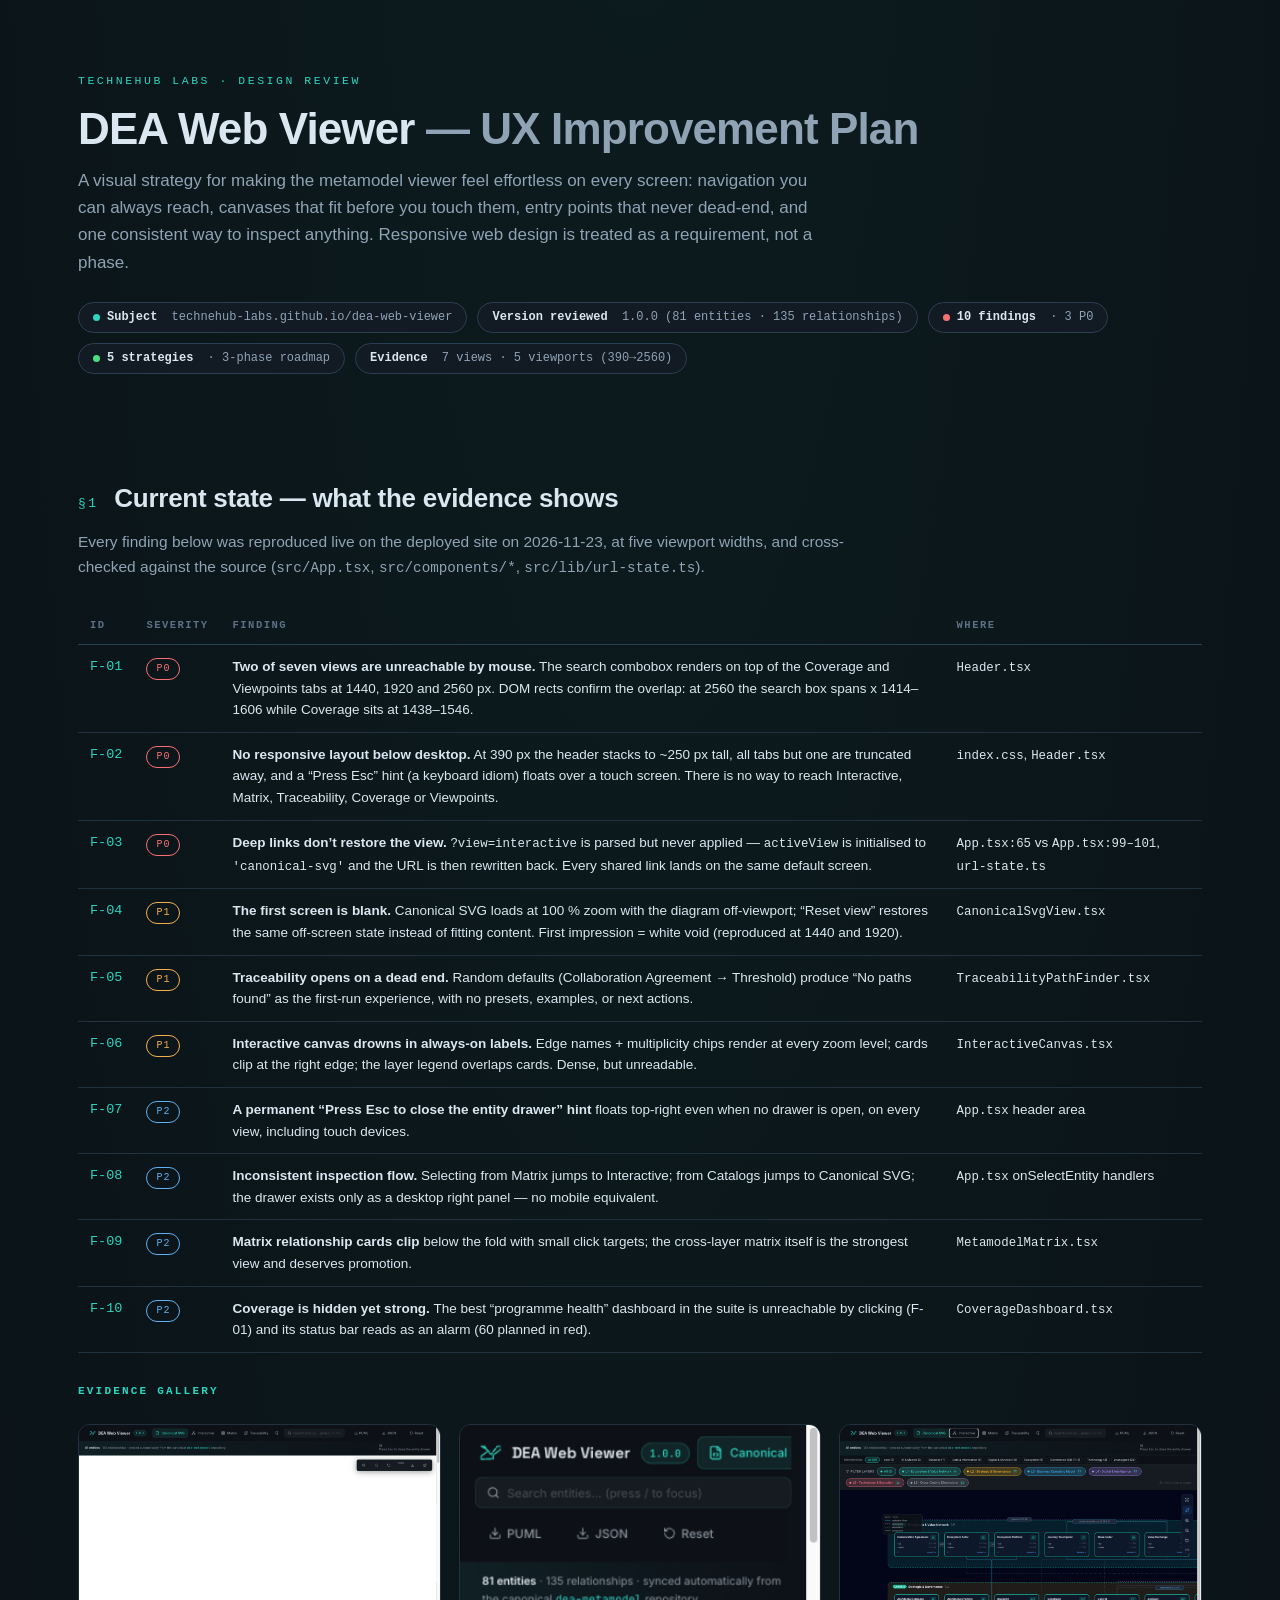
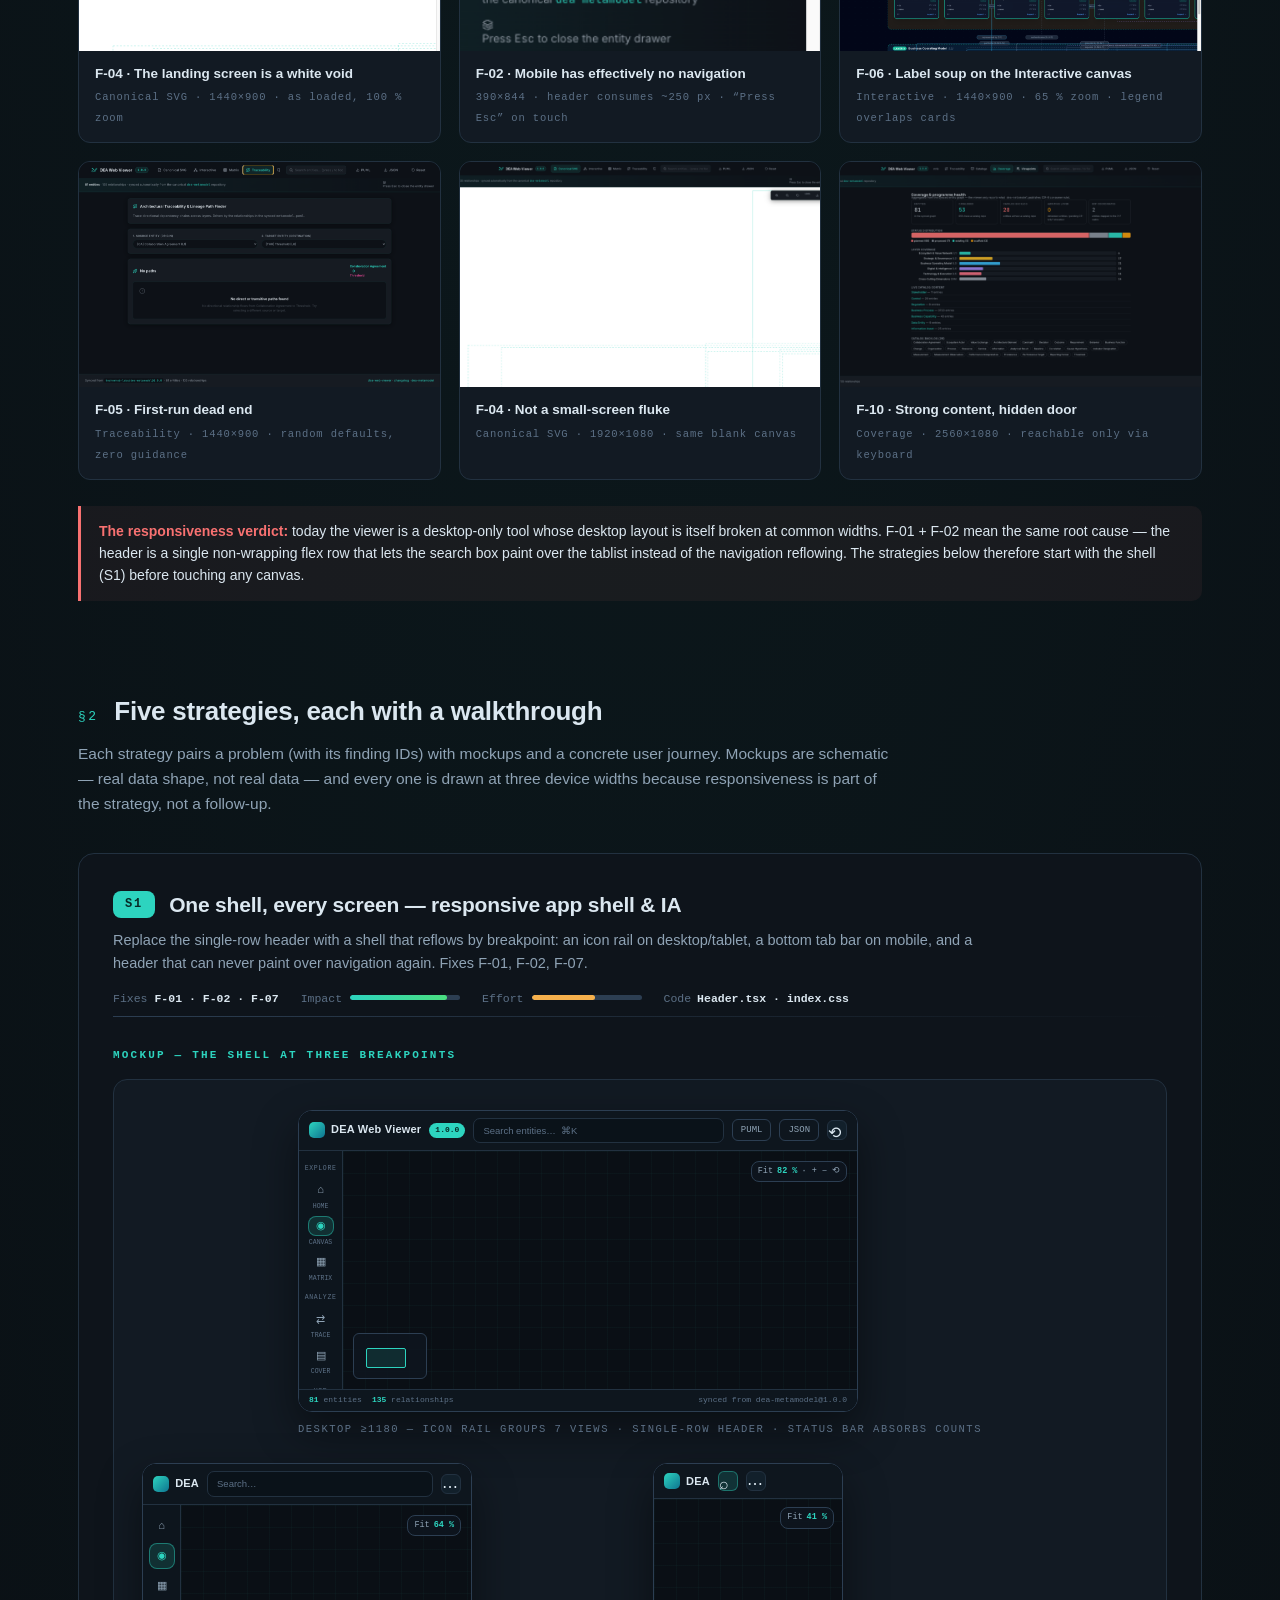
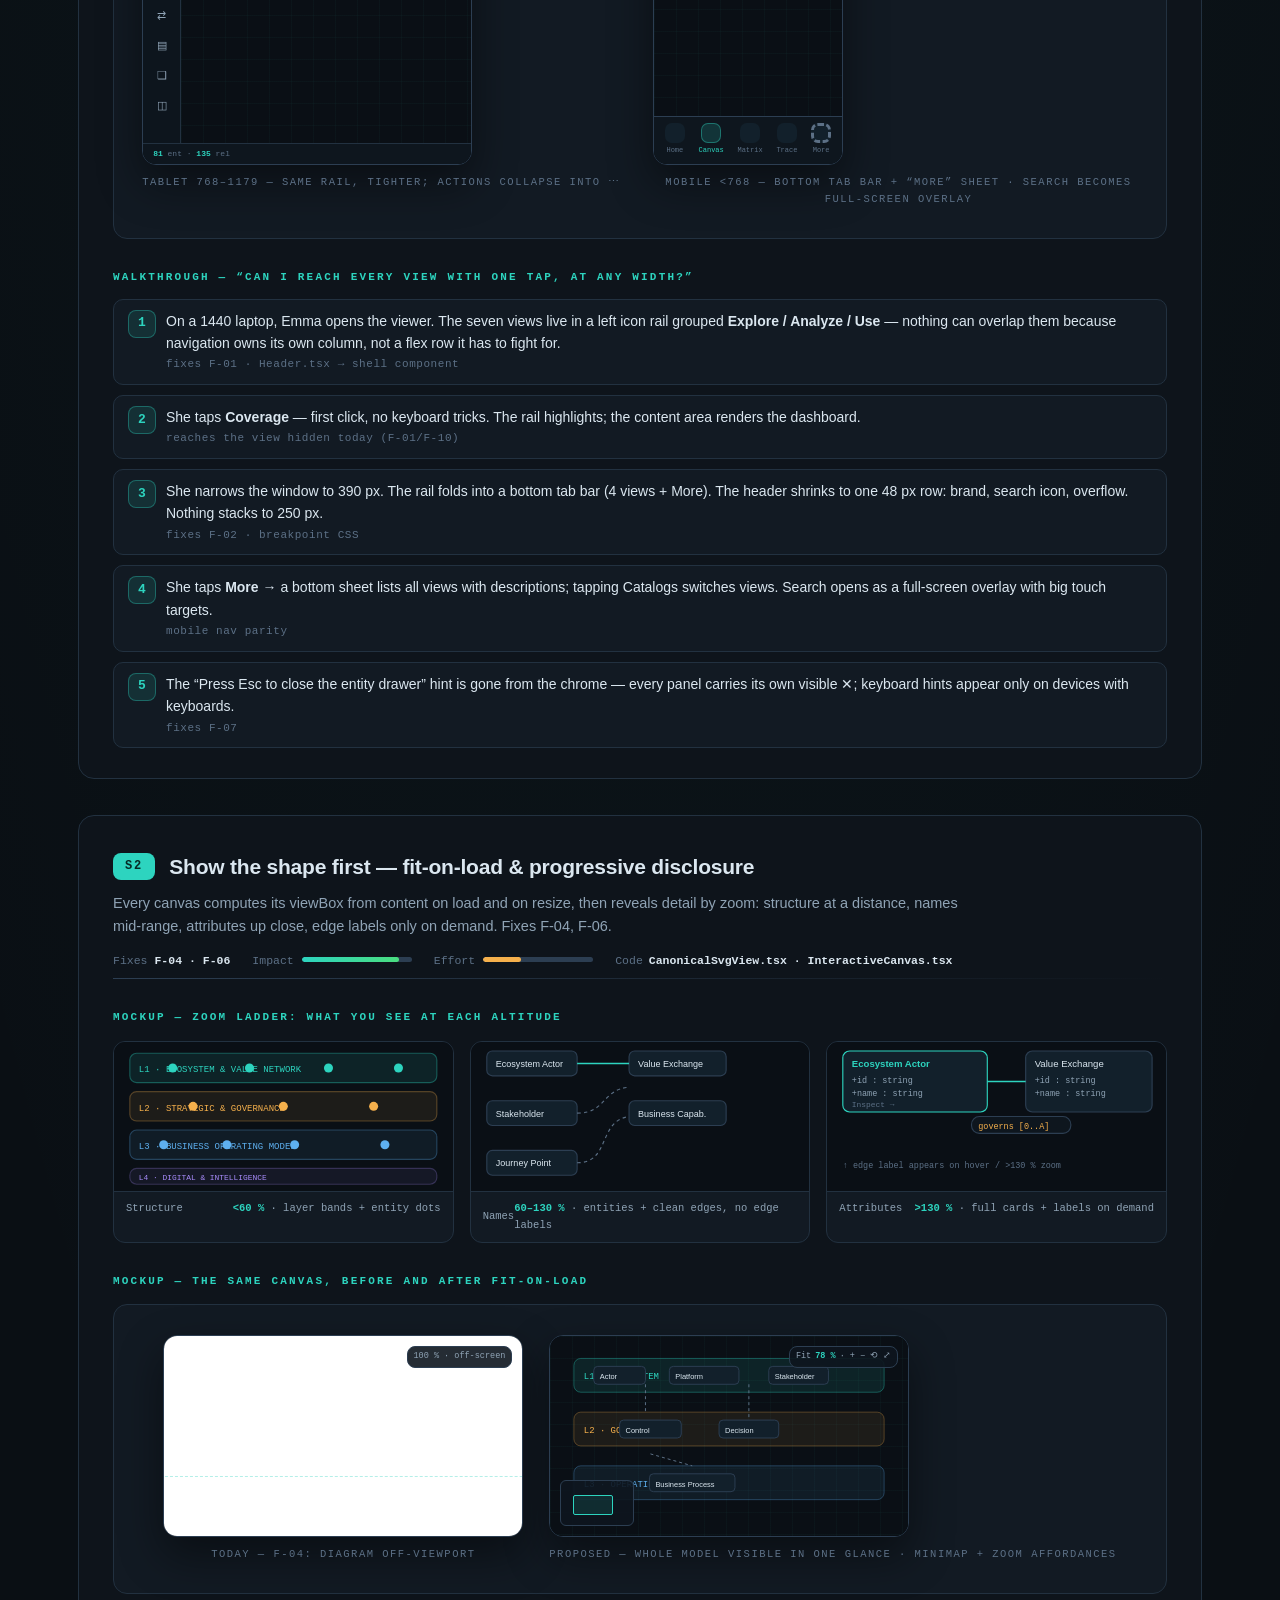
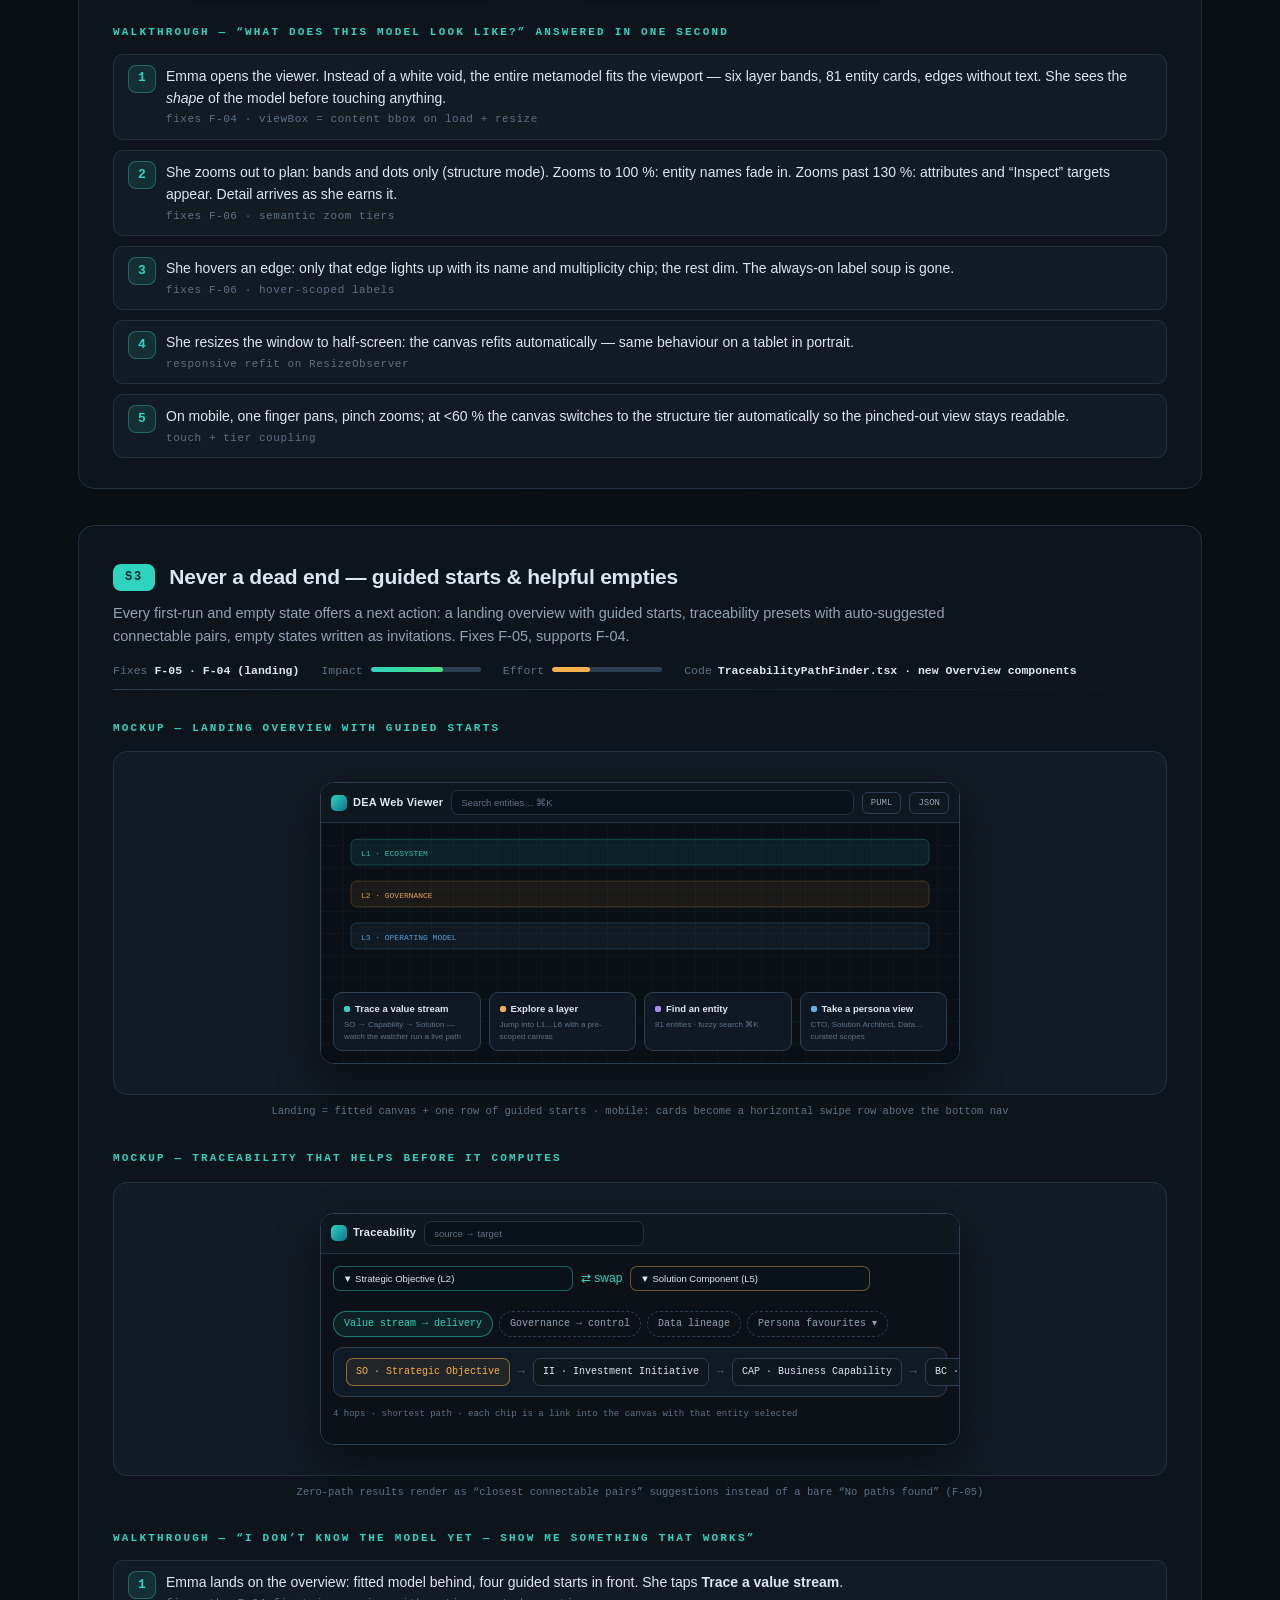
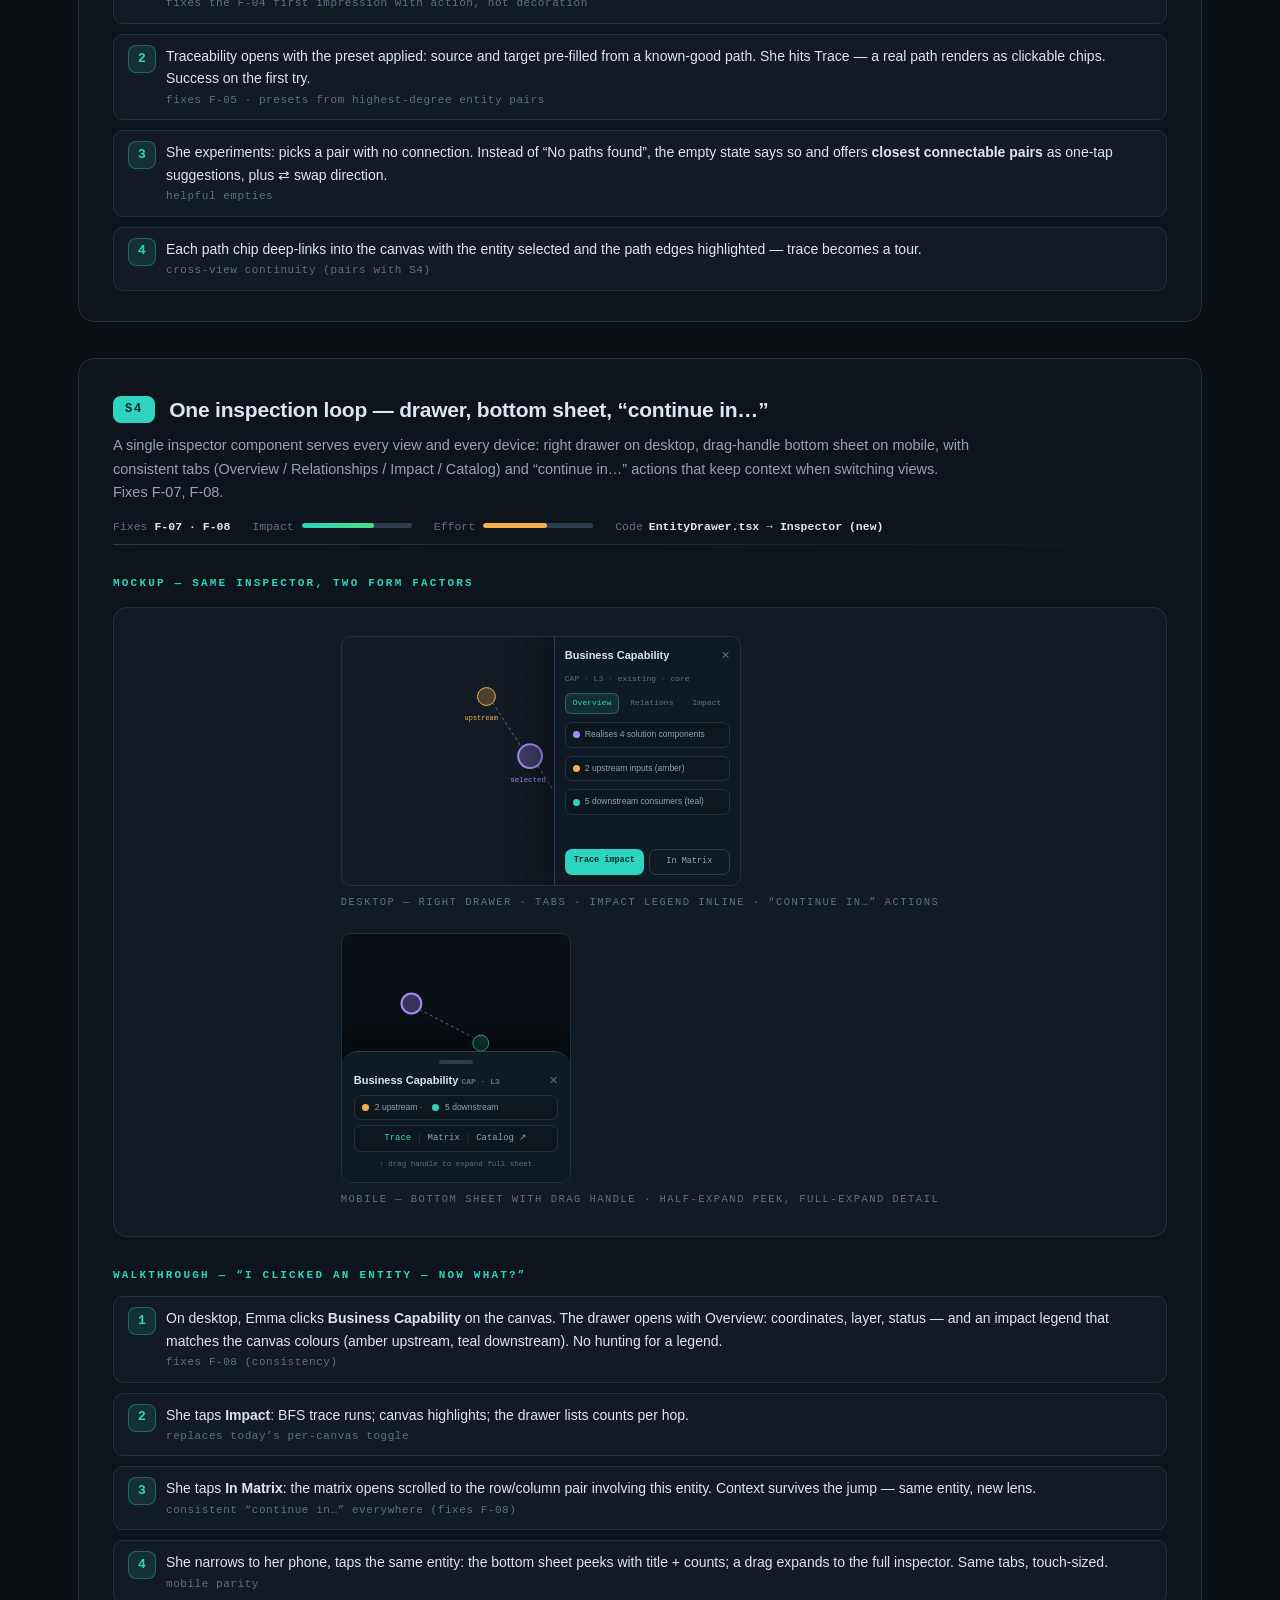
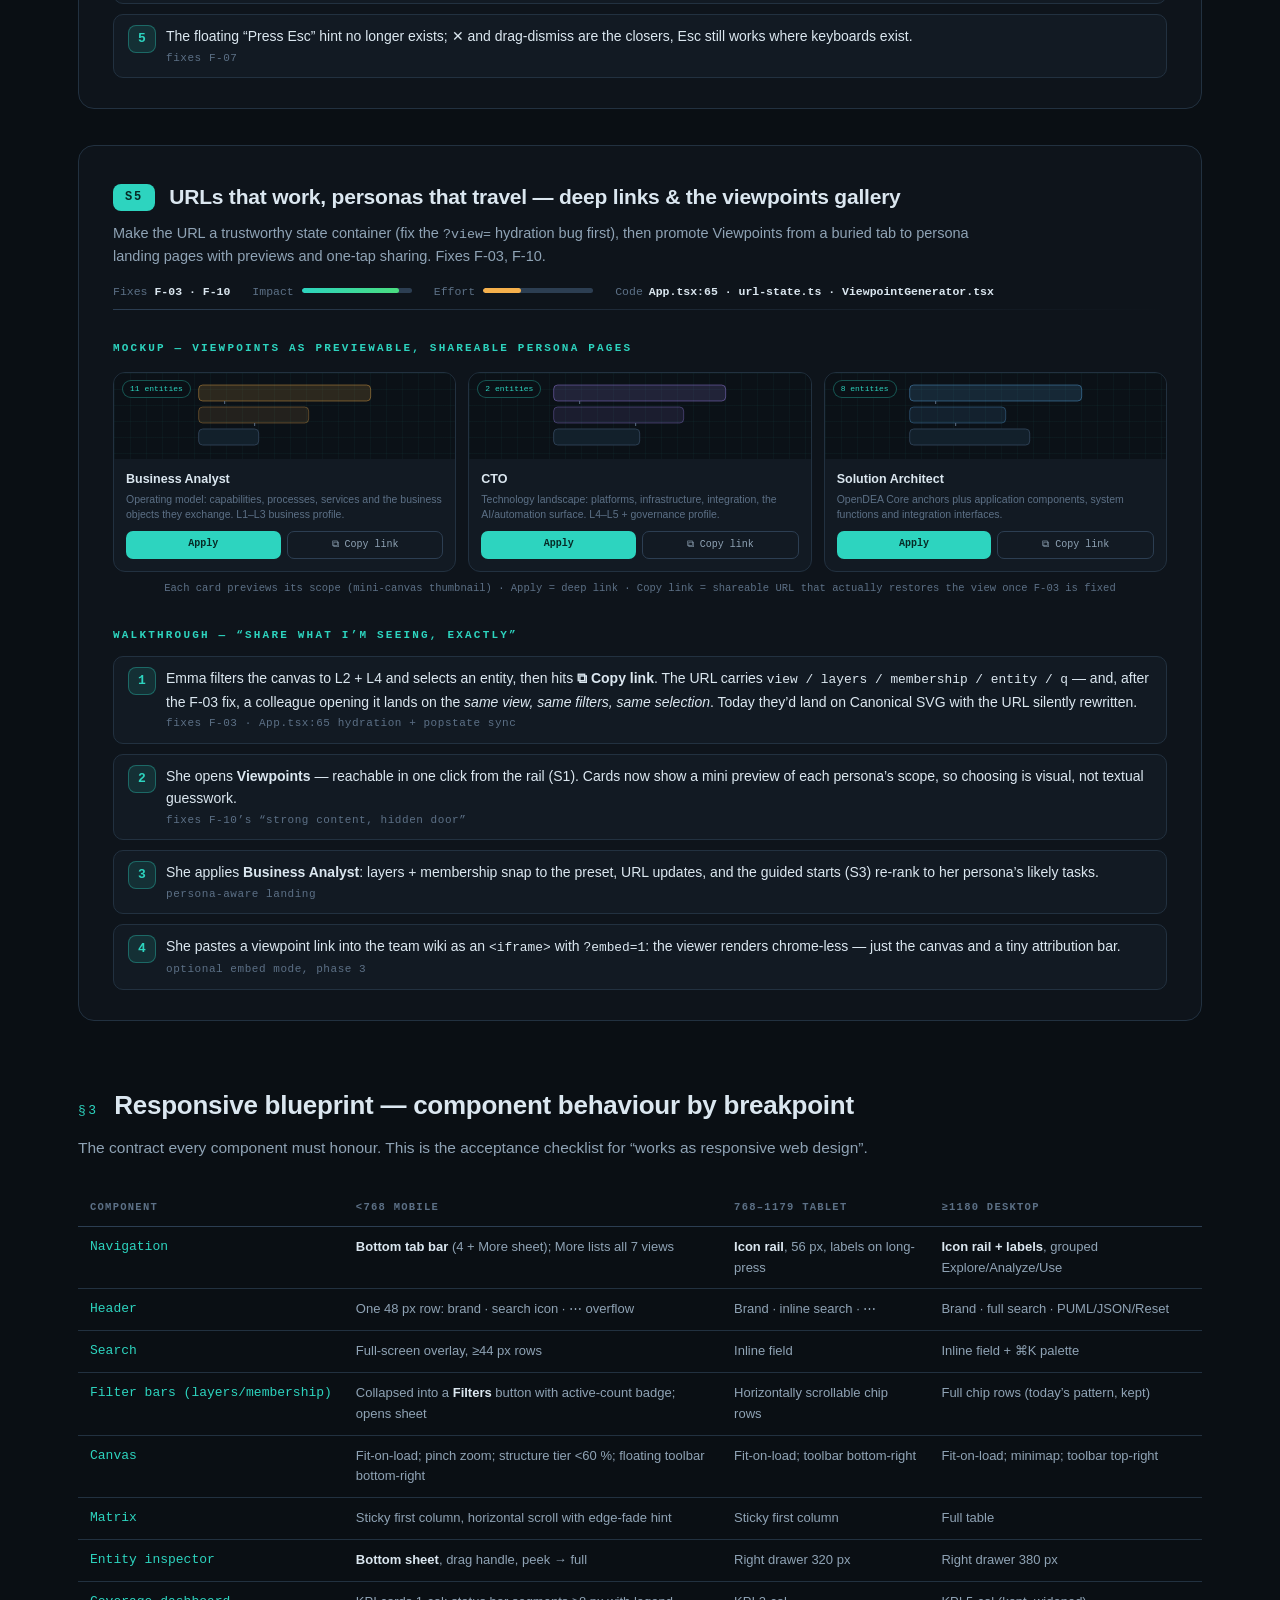
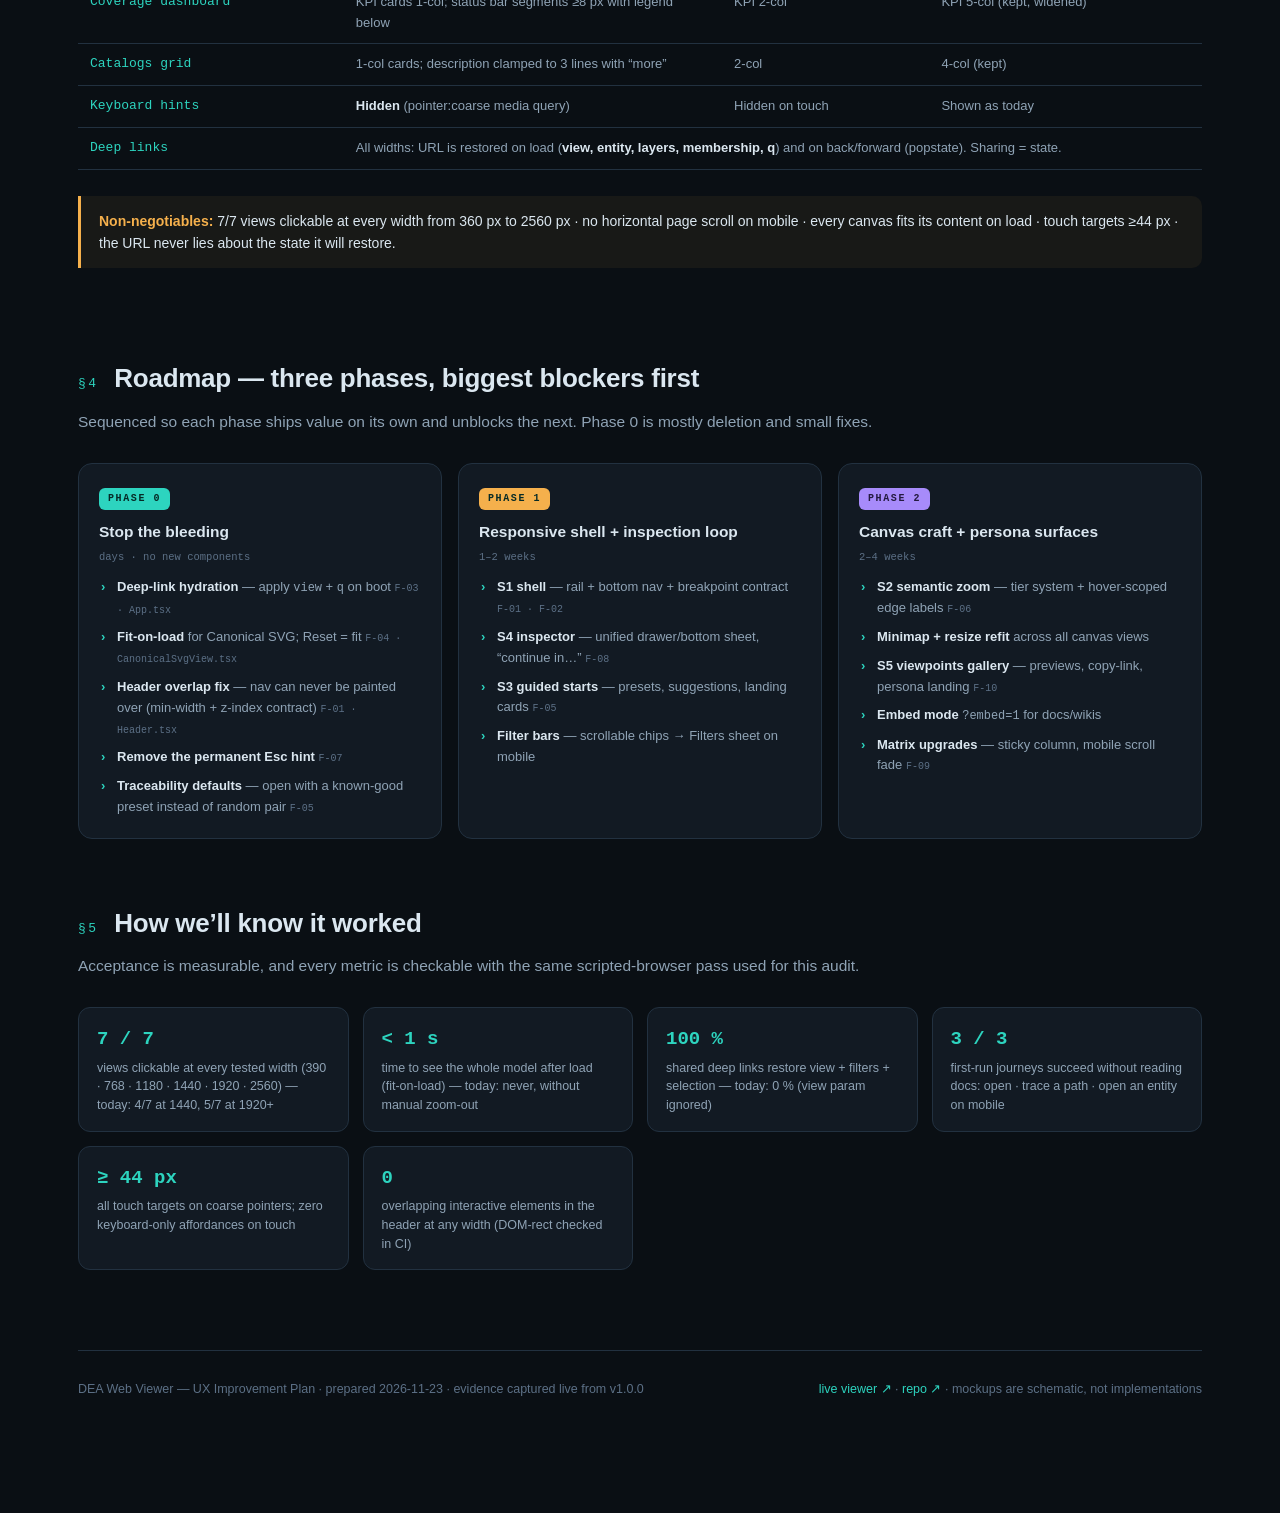
<file: index.html>
<!DOCTYPE html>
<html lang="en">
<head>
<meta charset="UTF-8" />
<meta name="viewport" content="width=device-width, initial-scale=1.0" />
<title>DEA Web Viewer — UX Improvement Plan &amp; Visual Walkthrough</title>
<style>
  :root{
    --bg:#0a0f14; --bg2:#0e141b; --panel:#121a23; --panel2:#16212c;
    --line:#223140; --line2:#2c3e52;
    --text:#dbe7f0; --muted:#8fa3b5; --faint:#5c7086;
    --teal:#2dd4bf; --teal-dim:#1a8f80; --amber:#f5b04c; --red:#f87171; --violet:#a78bfa; --blue:#5eb0f0; --green:#4ade80;
    --mono:"SF Mono",ui-monospace,Menlo,Consolas,monospace;
    --sans:-apple-system,BlinkMacSystemFont,"Segoe UI",Roboto,Inter,Helvetica,Arial,sans-serif;
  }
  *{box-sizing:border-box; margin:0; padding:0;}
  html{scroll-behavior:smooth;}
  body{background:var(--bg); color:var(--text); font-family:var(--sans); font-size:15.5px; line-height:1.6;
       background-image:radial-gradient(ellipse 90% 60% at 50% -10%, rgba(45,212,191,.07), transparent);}
  .wrap{max-width:1180px; margin:0 auto; padding:0 28px 120px;}
  a{color:var(--teal); text-decoration:none;} a:hover{text-decoration:underline;}
  code,.mono{font-family:var(--mono); font-size:.92em;}

  /* ── hero ── */
  .hero{padding:72px 0 40px;}
  .eyebrow{font-family:var(--mono); font-size:11.5px; letter-spacing:.22em; text-transform:uppercase; color:var(--teal);}
  .hero h1{font-size:clamp(28px,4.4vw,44px); font-weight:800; letter-spacing:-.02em; margin:14px 0 12px; line-height:1.15;}
  .hero h1 .dim{color:var(--muted); font-weight:600;}
  .hero p.lede{max-width:760px; color:var(--muted); font-size:17px;}
  .meta-row{display:flex; flex-wrap:wrap; gap:10px; margin-top:26px;}
  .chip{display:inline-flex; align-items:center; gap:7px; border:1px solid var(--line2); background:var(--panel);
        border-radius:999px; padding:5px 14px; font-family:var(--mono); font-size:12px; color:var(--muted);}
  .chip b{color:var(--text); font-weight:600;}
  .chip .dot{width:7px; height:7px; border-radius:50%; background:var(--teal);}
  .chip .dot.red{background:var(--red);} .chip .dot.amber{background:var(--amber);} .chip .dot.green{background:var(--green);}

  /* ── section scaffolding ── */
  section{padding-top:64px;}
  .sec-head{display:flex; align-items:baseline; gap:16px; margin-bottom:10px;}
  .sec-num{font-family:var(--mono); color:var(--teal); font-size:13px; letter-spacing:.18em;}
  .sec-head h2{font-size:26px; font-weight:750; letter-spacing:-.01em;}
  .sec-sub{color:var(--muted); max-width:820px; margin-bottom:28px;}
  .rule{height:1px; background:linear-gradient(90deg,var(--line2),transparent); margin:8px 0 30px;}

  /* ── findings table ── */
  table.findings{width:100%; border-collapse:collapse; font-size:13.5px;}
  table.findings th{font-family:var(--mono); font-size:10.5px; letter-spacing:.14em; text-transform:uppercase; color:var(--faint);
    text-align:left; padding:10px 12px; border-bottom:1px solid var(--line2);}
  table.findings td{padding:11px 12px; border-bottom:1px solid var(--line); vertical-align:top;}
  table.findings td.id{font-family:var(--mono); color:var(--teal); white-space:nowrap;}
  .sev{display:inline-block; font-family:var(--mono); font-size:10px; letter-spacing:.1em; padding:2px 9px; border-radius:999px; border:1px solid;}
  .sev.p0{color:var(--red); border-color:var(--red);} .sev.p1{color:var(--amber); border-color:var(--amber);} .sev.p2{color:var(--blue); border-color:var(--blue);}

  /* ── evidence gallery ── */
  .ev-grid{display:grid; grid-template-columns:repeat(auto-fit,minmax(320px,1fr)); gap:18px; margin-top:24px;}
  figure.ev{background:var(--panel); border:1px solid var(--line); border-radius:12px; overflow:hidden;}
  figure.ev img{width:100%; display:block; aspect-ratio:16/10; object-fit:cover; object-position:top;}
  figure.ev figcaption{padding:12px 16px 14px; font-size:13px; color:var(--muted);}
  figure.ev figcaption b{color:var(--text); display:block; margin-bottom:2px; font-size:13.5px;}
  figure.ev figcaption .tag{font-family:var(--mono); font-size:10.5px; color:var(--faint); letter-spacing:.08em;}

  .callout{border-left:3px solid var(--red); background:rgba(248,113,113,.06); border-radius:0 10px 10px 0;
    padding:14px 18px; margin:26px 0; font-size:14px; color:var(--text);}
  .callout.amber{border-color:var(--amber); background:rgba(245,176,76,.06);}
  .callout b{color:var(--red);} .callout.amber b{color:var(--amber);}

  /* ── strategy blocks ── */
  .strategy{background:var(--bg2); border:1px solid var(--line); border-radius:16px; padding:34px 34px 30px; margin-top:36px;}
  .strat-head{display:flex; flex-wrap:wrap; gap:14px; align-items:center; margin-bottom:6px;}
  .strat-badge{font-family:var(--mono); font-size:12px; letter-spacing:.16em; color:#062a26; background:var(--teal);
    border-radius:8px; padding:4px 12px; font-weight:700;}
  .strategy h3{font-size:21px; font-weight:750; letter-spacing:-.01em;}
  .strat-goal{color:var(--muted); font-size:14.5px; margin:8px 0 4px; max-width:860px;}
  .strat-meta{display:flex; flex-wrap:wrap; gap:22px; margin:14px 0 6px; font-family:var(--mono); font-size:11.5px; color:var(--faint);}
  .strat-meta b{color:var(--text); font-weight:600;}
  .meter{display:inline-block; width:110px; height:5px; border-radius:99px; background:var(--line2); position:relative; top:-2px; margin-left:8px; overflow:hidden;}
  .meter i{display:block; height:100%; border-radius:99px;}
  .m-impact i{width:88%; background:linear-gradient(90deg,var(--teal),var(--green));}
  .m-impact-mid i{width:66%; background:linear-gradient(90deg,var(--teal),var(--green));}
  .m-effort i{width:34%; background:var(--amber);}
  .m-effort-mid i{width:58%; background:var(--amber);}
  .m-effort-big i{width:82%; background:var(--amber);}

  h4.step-title{font-family:var(--mono); font-size:11px; letter-spacing:.2em; text-transform:uppercase; color:var(--teal); margin:30px 0 12px;}

  /* walkthrough steps */
  ol.walk{list-style:none; counter-reset:w; display:grid; gap:10px; margin-top:6px;}
  ol.walk li{counter-increment:w; position:relative; padding:10px 16px 10px 52px; background:var(--panel);
    border:1px solid var(--line); border-radius:10px; font-size:14px; color:var(--text);}
  ol.walk li::before{content:counter(w); position:absolute; left:14px; top:10px; width:26px; height:26px; border-radius:8px;
    background:rgba(45,212,191,.12); color:var(--teal); font-family:var(--mono); font-size:13px; font-weight:700;
    display:flex; align-items:center; justify-content:center; border:1px solid rgba(45,212,191,.35);}
  ol.walk li span.where{display:block; font-family:var(--mono); font-size:11px; color:var(--faint); margin-top:2px; letter-spacing:.05em;}

  /* device frames */
  .frames{display:flex; flex-wrap:wrap; gap:26px; align-items:flex-start; justify-content:center;
    background:var(--panel); border:1px solid var(--line); border-radius:14px; padding:30px 22px; margin-top:14px;}
  .frames.trio{display:grid; grid-template-columns:1fr 1fr; justify-items:center; align-items:start;}
  .frames.trio > :first-child{grid-column:1 / -1;}
  .frame{border-radius:14px; overflow:hidden; border:1px solid var(--line2); box-shadow:0 18px 44px rgba(0,0,0,.45); background:var(--bg); flex:none;}
  .tscroll{overflow-x:auto;}
  .tscroll table{min-width:640px;}
  .frame-label{font-family:var(--mono); font-size:10.5px; letter-spacing:.14em; color:var(--faint); text-align:center; padding-top:9px; text-transform:uppercase;}

  /* mini UI kit for mockups */
  .m-app{display:flex; flex-direction:column; background:#0b1117;}
  .m-top{display:flex; align-items:center; gap:8px; background:#0e161e; border-bottom:1px solid var(--line); padding:7px 10px;}
  .m-brand{display:flex; align-items:center; gap:6px; font-weight:700; font-size:11px; letter-spacing:.02em; white-space:nowrap;}
  .m-logo{width:16px; height:16px; border-radius:5px; background:linear-gradient(135deg,var(--teal),#0e7490); flex:none;}
  .m-search{flex:1; min-width:40px; background:#0a1219; border:1px solid var(--line); border-radius:7px;
    font-size:9.5px; color:var(--faint); padding:4px 9px; white-space:nowrap; overflow:hidden;}
  .m-ic{width:20px; height:20px; border-radius:6px; background:#12202b; border:1px solid var(--line); flex:none;}
  .m-ic.teal{background:rgba(45,212,191,.15); border-color:rgba(45,212,191,.4);}
  .m-btn{font-size:9px; font-family:var(--mono); color:var(--muted); border:1px solid var(--line2); border-radius:6px; padding:3px 8px; white-space:nowrap;}
  .m-body{display:flex; flex:1; min-height:0;}
  .m-rail{width:44px; background:#0d151d; border-right:1px solid var(--line); display:flex; flex-direction:column; align-items:center; gap:4px; padding:8px 0;}
  .m-rail .grp{font-family:var(--mono); font-size:6.5px; letter-spacing:.1em; color:var(--faint); margin:5px 0 2px;}
  .m-rail .r-ic{width:26px; height:26px; border-radius:8px; display:flex; align-items:center; justify-content:center;
    font-size:11px; color:var(--muted); background:transparent; border:1px solid transparent;}
  .m-rail .r-ic.on{background:rgba(45,212,191,.14); color:var(--teal); border-color:rgba(45,212,191,.45);}
  .m-rail .r-lb{font-size:6.5px; color:var(--faint); margin-top:-2px; font-family:var(--mono);}
  .m-stage{flex:1; position:relative; background:
     linear-gradient(rgba(45,212,191,.035) 1px, transparent 1px),
     linear-gradient(90deg, rgba(45,212,191,.035) 1px, transparent 1px);
     background-size:22px 22px; background-color:#0a0f15;}
  .m-status{display:flex; gap:10px; align-items:center; border-top:1px solid var(--line); background:#0e161e;
    padding:4px 10px; font-family:var(--mono); font-size:8px; color:var(--faint);}
  .m-status b{color:var(--teal); font-weight:600;}
  .m-bottomnav{display:flex; justify-content:space-around; align-items:center; background:#0e161e; border-top:1px solid var(--line2); padding:6px 4px 8px;}
  .m-bottomnav .bn{display:flex; flex-direction:column; align-items:center; gap:2px; font-family:var(--mono); font-size:7px; color:var(--faint);}
  .m-bottomnav .bn i{width:20px; height:20px; border-radius:7px; background:#12202b; display:block;}
  .m-bottomnav .bn.on{color:var(--teal);} .m-bottomnav .bn.on i{background:rgba(45,212,191,.16); border:1px solid rgba(45,212,191,.4);}
  .m-bottomnav .bn.more i{border-style:dashed;}

  /* canvas mockups (inline svg containers) */
  .fitbar{position:absolute; top:10px; right:10px; display:flex; gap:4px; align-items:center;
    background:#0e161eE6; border:1px solid var(--line2); border-radius:8px; padding:3px 6px; font-family:var(--mono); font-size:8.5px; color:var(--muted);}
  .fitbar b{color:var(--teal);}
  .minimap{position:absolute; left:10px; bottom:10px; width:74px; height:46px; border-radius:6px; background:#0e161eE6;
    border:1px solid var(--line2); overflow:hidden;}
  .minimap i{position:absolute; inset:14px 20px 10px 12px; border:1.5px solid var(--teal); border-radius:2px; background:rgba(45,212,191,.12);}

  /* zoom ladder */
  .ladder{display:grid; grid-template-columns:repeat(3,1fr); gap:16px; margin-top:14px;}
  .rung{background:var(--panel); border:1px solid var(--line); border-radius:12px; overflow:hidden;}
  .rung .cap{display:flex; justify-content:space-between; align-items:center; padding:8px 12px; font-family:var(--mono); font-size:10.5px; color:var(--muted); border-top:1px solid var(--line);}
  .rung .cap b{color:var(--teal);}

  /* guided cards */
  .g-cards{position:absolute; inset:auto 12px 12px 12px; display:grid; grid-template-columns:repeat(4,1fr); gap:8px;}
  .g-card{background:#101a24F2; border:1px solid var(--line2); border-radius:9px; padding:8px 10px;}
  .g-card .t{font-size:9.5px; font-weight:700; color:var(--text); display:flex; gap:5px; align-items:center;}
  .g-card .t i{width:6px; height:6px; border-radius:2px; background:var(--teal); display:inline-block;}
  .g-card .d{font-size:8px; color:var(--faint); margin-top:3px; line-height:1.45;}

  /* breadcrumb path chips (traceability) */
  .path-chips{display:flex; align-items:center; gap:6px; flex-wrap:nowrap; background:#101a24; border:1px solid var(--line2);
    border-radius:10px; padding:10px 12px;}
  .pc{font-family:var(--mono); font-size:10px; border-radius:7px; padding:5px 9px; border:1px solid; white-space:nowrap;}
  .pc.src{color:var(--amber); border-color:rgba(245,176,76,.5); background:rgba(245,176,76,.08);}
  .pc.mid{color:var(--text); border-color:var(--line2); background:#0e161e;}
  .pc.dst{color:var(--teal); border-color:rgba(45,212,191,.5); background:rgba(45,212,191,.08);}
  .pc-arrow{color:var(--faint); font-size:11px;}
  .presets{display:flex; gap:6px; flex-wrap:wrap; margin-top:10px;}
  .preset{font-size:10px; font-family:var(--mono); color:var(--muted); border:1px dashed var(--line2); border-radius:999px; padding:4px 10px;}
  .preset.on{color:var(--teal); border:1px solid rgba(45,212,191,.5); background:rgba(45,212,191,.08);}

  /* drawer mockups */
  .drawer-demo{display:flex; gap:22px; justify-content:center; align-items:flex-start; flex-wrap:wrap;
    background:var(--panel); border:1px solid var(--line); border-radius:14px; padding:28px 20px; margin-top:14px;}
  .d-stage{position:relative; width:400px; height:250px; border-radius:10px; border:1px solid var(--line); overflow:hidden;
    background:linear-gradient(rgba(45,212,191,.03) 1px, transparent 1px), linear-gradient(90deg, rgba(45,212,191,.03) 1px, transparent 1px); background-size:20px 20px;}
  .d-drawer{position:absolute; top:0; right:0; bottom:0; width:186px; background:#101a24; border-left:1px solid var(--line2);
    padding:10px; display:flex; flex-direction:column; gap:8px; box-shadow:-14px 0 30px rgba(0,0,0,.4);}
  .d-tabs{display:flex; gap:3px;}
  .d-tab{font-family:var(--mono); font-size:8px; padding:3px 7px; border-radius:6px; color:var(--faint); border:1px solid transparent;}
  .d-tab.on{color:var(--teal); background:rgba(45,212,191,.1); border-color:rgba(45,212,191,.35);}
  .d-title{font-size:11px; font-weight:700;}
  .d-sub{font-family:var(--mono); font-size:8px; color:var(--faint);}
  .d-row{display:flex; gap:5px; align-items:center; font-size:8.5px; color:var(--muted); background:#0e161e; border:1px solid var(--line); border-radius:7px; padding:5px 7px;}
  .d-row i{width:7px; height:7px; border-radius:50%; flex:none;}
  .i-up{background:var(--amber);} .i-dn{background:var(--teal);} .i-sel{background:var(--violet);}
  .d-cta{margin-top:auto; display:flex; gap:5px;}
  .d-cta .b{flex:1; font-size:8.5px; text-align:center; border-radius:7px; padding:5px 0; font-family:var(--mono);}
  .b-pri{background:var(--teal); color:#062a26; font-weight:700;}
  .b-sec{border:1px solid var(--line2); color:var(--muted);}
  .sheet-stage{position:relative; width:230px; height:250px; border-radius:10px; border:1px solid var(--line); overflow:hidden; background:#0a0f15;}
  .m-sheet{position:absolute; left:0; right:0; bottom:0; background:#101a24; border-radius:16px 16px 0 0; border-top:1px solid var(--line2);
    padding:8px 12px 12px; box-shadow:0 -14px 30px rgba(0,0,0,.45);}
  .m-grab{width:34px; height:4px; border-radius:99px; background:var(--line2); margin:0 auto 8px;}
  .m-shead{display:flex; justify-content:space-between; align-items:center;}
  .m-shead .t{font-size:11px; font-weight:700;}
  .m-x{color:var(--faint); font-size:11px;}
  .m-srow{display:flex; gap:6px; align-items:center; font-size:8.5px; color:var(--muted); background:#0e161e; border:1px solid var(--line); border-radius:7px; padding:5px 7px; margin-top:5px;}
  .m-srow i{width:7px; height:7px; border-radius:50%; flex:none;}

  /* viewpoints mockup */
  .vp-grid{display:grid; grid-template-columns:repeat(3,1fr); gap:12px; margin-top:14px;}
  .vp-card{background:var(--panel); border:1px solid var(--line); border-radius:12px; overflow:hidden;}
  .vp-prev{height:86px; background:linear-gradient(rgba(45,212,191,.04) 1px, transparent 1px), linear-gradient(90deg, rgba(45,212,191,.04) 1px, transparent 1px); background-size:16px 16px; position:relative; background-color:#0b1117;}
  .vp-body{padding:10px 12px 12px;}
  .vp-body .t{font-size:12.5px; font-weight:700;}
  .vp-body .d{font-size:10.5px; color:var(--faint); margin:3px 0 8px; line-height:1.5;}
  .vp-row{display:flex; gap:6px;}
  .vp-row .b{flex:1; font-size:10px; text-align:center; border-radius:7px; padding:5px 0; font-family:var(--mono);}
  .vp-count{position:absolute; top:7px; left:8px; font-family:var(--mono); font-size:8px; color:var(--teal); background:#0b1117d9; border:1px solid rgba(45,212,191,.35); padding:2px 7px; border-radius:99px;}

  /* breakpoint matrix */
  table.bp{width:100%; border-collapse:collapse; font-size:13px;}
  table.bp th{font-family:var(--mono); font-size:10.5px; letter-spacing:.12em; text-transform:uppercase; color:var(--faint);
    text-align:left; padding:10px 12px; border-bottom:1px solid var(--line2);}
  table.bp td{padding:10px 12px; border-bottom:1px solid var(--line); vertical-align:top; color:var(--muted);}
  table.bp td:first-child{font-family:var(--mono); color:var(--teal); white-space:nowrap;}
  table.bp td b{color:var(--text); font-weight:600;}

  /* roadmap */
  .phases{display:grid; grid-template-columns:repeat(3,1fr); gap:16px; margin-top:20px;}
  .phase{background:var(--panel); border:1px solid var(--line); border-radius:14px; padding:20px;}
  .phase .ph-tag{font-family:var(--mono); font-size:10px; letter-spacing:.16em; color:#062a26; display:inline-block;
    background:var(--teal); border-radius:6px; padding:3px 9px; font-weight:700;}
  .phase.p2 .ph-tag{background:var(--amber);} .phase.p3 .ph-tag{background:var(--violet); color:#241a3f;}
  .phase h4{font-size:15.5px; margin:10px 0 4px;}
  .phase .ph-sub{font-family:var(--mono); font-size:10.5px; color:var(--faint); margin-bottom:12px;}
  .phase ul{list-style:none; display:grid; gap:8px;}
  .phase li{font-size:13px; color:var(--muted); padding-left:18px; position:relative;}
  .phase li::before{content:"›"; position:absolute; left:2px; color:var(--teal); font-weight:700;}
  .phase li b{color:var(--text); font-weight:600;}
  .phase li .fid{font-family:var(--mono); font-size:10px; color:var(--faint);}

  /* metrics */
  .metrics{display:grid; grid-template-columns:repeat(auto-fit,minmax(230px,1fr)); gap:14px; margin-top:20px;}
  .metric{background:var(--panel); border:1px solid var(--line); border-radius:12px; padding:16px 18px;}
  .metric .k{font-family:var(--mono); font-size:19px; color:var(--teal); font-weight:700;}
  .metric .n{font-size:12.5px; color:var(--muted); margin-top:4px; line-height:1.5;}

  footer{border-top:1px solid var(--line); margin-top:80px; padding:28px 0 0; font-size:12.5px; color:var(--faint);
    display:flex; flex-wrap:wrap; gap:10px 30px; justify-content:space-between;}

  @media (max-width:900px){
    .wrap{padding:0 16px 80px;}
    .strategy{padding:22px 18px;}
    .phases,.vp-grid,.ladder{grid-template-columns:1fr;}
    .g-cards{grid-template-columns:repeat(2,1fr);}
    .frames{padding:18px 10px; overflow-x:auto; flex-wrap:nowrap; justify-content:flex-start;}
    .frames.trio{display:flex;}
    .frame-label{max-width:300px; margin:0 auto;}
  }
</style>
</head>
<body>
<div class="wrap">

  <!-- ═══════════ HERO ═══════════ -->
  <header class="hero">
    <div class="eyebrow">TechNeHub Labs · Design Review</div>
    <h1>DEA Web Viewer <span class="dim">— UX Improvement Plan</span></h1>
    <p class="lede">A visual strategy for making the metamodel viewer feel effortless on every screen:
      navigation you can always reach, canvases that fit before you touch them, entry points that never dead-end,
      and one consistent way to inspect anything. Responsive web design is treated as a requirement, not a phase.</p>
    <div class="meta-row">
      <span class="chip"><span class="dot"></span><b>Subject</b>&nbsp;technehub-labs.github.io/dea-web-viewer</span>
      <span class="chip"><b>Version reviewed</b>&nbsp;1.0.0 (81 entities · 135 relationships)</span>
      <span class="chip"><span class="dot red"></span><b>10 findings</b>&nbsp;· 3 P0</span>
      <span class="chip"><span class="dot green"></span><b>5 strategies</b>&nbsp;· 3-phase roadmap</span>
      <span class="chip"><b>Evidence</b>&nbsp;7 views · 5 viewports (390→2560)</span>
    </div>
  </header>

  <!-- ═══════════ §1 AUDIT ═══════════ -->
  <section id="audit">
    <div class="sec-head"><span class="sec-num">§1</span><h2>Current state — what the evidence shows</h2></div>
    <p class="sec-sub">Every finding below was reproduced live on the deployed site on 2026-11-23, at five viewport widths,
      and cross-checked against the source (<code>src/App.tsx</code>, <code>src/components/*</code>, <code>src/lib/url-state.ts</code>).</p>

    <div class="tscroll">
    <table class="findings">
      <tr><th>ID</th><th>Severity</th><th>Finding</th><th>Where</th></tr>
      <tr><td class="id">F-01</td><td><span class="sev p0">P0</span></td><td><b>Two of seven views are unreachable by mouse.</b> The search combobox renders on top of the Coverage and Viewpoints tabs at 1440, 1920 and 2560 px. DOM rects confirm the overlap: at 2560 the search box spans x&nbsp;1414–1606 while Coverage sits at 1438–1546.</td><td><code>Header.tsx</code></td></tr>
      <tr><td class="id">F-02</td><td><span class="sev p0">P0</span></td><td><b>No responsive layout below desktop.</b> At 390 px the header stacks to ~250 px tall, all tabs but one are truncated away, and a “Press Esc” hint (a keyboard idiom) floats over a touch screen. There is no way to reach Interactive, Matrix, Traceability, Coverage or Viewpoints.</td><td><code>index.css</code>, <code>Header.tsx</code></td></tr>
      <tr><td class="id">F-03</td><td><span class="sev p0">P0</span></td><td><b>Deep links don’t restore the view.</b> <code>?view=interactive</code> is parsed but never applied — <code>activeView</code> is initialised to <code>'canonical-svg'</code> and the URL is then rewritten back. Every shared link lands on the same default screen.</td><td><code>App.tsx:65</code> vs <code>App.tsx:99–101</code>, <code>url-state.ts</code></td></tr>
      <tr><td class="id">F-04</td><td><span class="sev p1">P1</span></td><td><b>The first screen is blank.</b> Canonical SVG loads at 100 % zoom with the diagram off-viewport; “Reset view” restores the same off-screen state instead of fitting content. First impression = white void (reproduced at 1440 and 1920).</td><td><code>CanonicalSvgView.tsx</code></td></tr>
      <tr><td class="id">F-05</td><td><span class="sev p1">P1</span></td><td><b>Traceability opens on a dead end.</b> Random defaults (Collaboration Agreement → Threshold) produce “No paths found” as the first-run experience, with no presets, examples, or next actions.</td><td><code>TraceabilityPathFinder.tsx</code></td></tr>
      <tr><td class="id">F-06</td><td><span class="sev p1">P1</span></td><td><b>Interactive canvas drowns in always-on labels.</b> Edge names + multiplicity chips render at every zoom level; cards clip at the right edge; the layer legend overlaps cards. Dense, but unreadable.</td><td><code>InteractiveCanvas.tsx</code></td></tr>
      <tr><td class="id">F-07</td><td><span class="sev p2">P2</span></td><td><b>A permanent “Press Esc to close the entity drawer” hint</b> floats top-right even when no drawer is open, on every view, including touch devices.</td><td><code>App.tsx</code> header area</td></tr>
      <tr><td class="id">F-08</td><td><span class="sev p2">P2</span></td><td><b>Inconsistent inspection flow.</b> Selecting from Matrix jumps to Interactive; from Catalogs jumps to Canonical SVG; the drawer exists only as a desktop right panel — no mobile equivalent.</td><td><code>App.tsx</code> onSelectEntity handlers</td></tr>
      <tr><td class="id">F-09</td><td><span class="sev p2">P2</span></td><td><b>Matrix relationship cards clip</b> below the fold with small click targets; the cross-layer matrix itself is the strongest view and deserves promotion.</td><td><code>MetamodelMatrix.tsx</code></td></tr>
      <tr><td class="id">F-10</td><td><span class="sev p2">P2</span></td><td><b>Coverage is hidden yet strong.</b> The best “programme health” dashboard in the suite is unreachable by clicking (F-01) and its status bar reads as an alarm (60 planned in red).</td><td><code>CoverageDashboard.tsx</code></td></tr>
    </table>
    </div>

    <h4 class="step-title">Evidence gallery</h4>
    <div class="ev-grid">
      <figure class="ev"><img src="assets/01-canonical-blank-1440.png" alt="Canonical SVG view blank at 1440" /><figcaption><b>F-04 · The landing screen is a white void</b><span class="tag">Canonical SVG · 1440×900 · as loaded, 100 % zoom</span></figcaption></figure>
      <figure class="ev"><img src="assets/10-mobile-390.png" alt="Mobile 390px: stacked header, one truncated tab" /><figcaption><b>F-02 · Mobile has effectively no navigation</b><span class="tag">390×844 · header consumes ~250 px · “Press Esc” on touch</span></figcaption></figure>
      <figure class="ev"><img src="assets/03-interactive-1440.png" alt="Interactive canvas dense with labels" /><figcaption><b>F-06 · Label soup on the Interactive canvas</b><span class="tag">Interactive · 1440×900 · 65 % zoom · legend overlaps cards</span></figcaption></figure>
      <figure class="ev"><img src="assets/05-traceability-no-paths-1440.png" alt="Traceability first run shows No paths" /><figcaption><b>F-05 · First-run dead end</b><span class="tag">Traceability · 1440×900 · random defaults, zero guidance</span></figcaption></figure>
      <figure class="ev"><img src="assets/07-canonical-blank-1920.png" alt="Canonical SVG blank even at 1920" /><figcaption><b>F-04 · Not a small-screen fluke</b><span class="tag">Canonical SVG · 1920×1080 · same blank canvas</span></figcaption></figure>
      <figure class="ev"><img src="assets/08-coverage-2560.png" alt="Coverage dashboard captured at 2560" /><figcaption><b>F-10 · Strong content, hidden door</b><span class="tag">Coverage · 2560×1080 · reachable only via keyboard</span></figcaption></figure>
    </div>

    <div class="callout"><b>The responsiveness verdict:</b> today the viewer is a desktop-only tool whose desktop layout is itself broken
      at common widths. F-01 + F-02 mean the same root cause — the header is a single non-wrapping flex row that lets the search box
      paint over the tablist instead of the navigation reflowing. The strategies below therefore start with the shell (S1) before touching any canvas.</div>
  </section>

  <!-- ═══════════ §2 STRATEGIES ═══════════ -->
  <section id="strategies">
    <div class="sec-head"><span class="sec-num">§2</span><h2>Five strategies, each with a walkthrough</h2></div>
    <p class="sec-sub">Each strategy pairs a problem (with its finding IDs) with mockups and a concrete user journey.
      Mockups are schematic — real data shape, not real data — and every one is drawn at three device widths because responsiveness is part of the strategy, not a follow-up.</p>

    <!-- ── S1 ── -->
    <div class="strategy" id="s1">
      <div class="strat-head"><span class="strat-badge">S1</span><h3>One shell, every screen — responsive app shell &amp; IA</h3></div>
      <p class="strat-goal">Replace the single-row header with a shell that reflows by breakpoint: an icon rail on desktop/tablet,
        a bottom tab bar on mobile, and a header that can never paint over navigation again. Fixes F-01, F-02, F-07.</p>
      <div class="strat-meta">
        <span>Fixes <b>F-01 · F-02 · F-07</b></span>
        <span>Impact<b class="meter m-impact"><i></i></b></span>
        <span>Effort<b class="meter m-effort-mid"><i></i></b></span>
        <span>Code<b style="margin-left:6px">Header.tsx · index.css</b></span>
      </div>
      <div class="rule"></div>

      <h4 class="step-title">Mockup — the shell at three breakpoints</h4>
      <div class="frames trio">
        <!-- desktop frame -->
        <div>
          <div class="frame" style="width:560px">
            <div class="m-app" style="height:300px">
              <div class="m-top">
                <span class="m-brand"><span class="m-logo"></span>DEA Web Viewer</span>
                <span class="mono" style="font-size:8px;color:#062a26;background:var(--teal);border-radius:99px;padding:1px 6px;font-weight:700">1.0.0</span>
                <span class="m-search">Search entities…&nbsp;&nbsp;⌘K</span>
                <span class="m-btn">PUML</span><span class="m-btn">JSON</span><span class="m-ic">⟲</span>
              </div>
              <div class="m-body">
                <div class="m-rail">
                  <div class="grp">EXPLORE</div>
                  <div class="r-ic">⌂</div><div class="r-lb">HOME</div>
                  <div class="r-ic on">◉</div><div class="r-lb">CANVAS</div>
                  <div class="r-ic">▦</div><div class="r-lb">MATRIX</div>
                  <div class="grp">ANALYZE</div>
                  <div class="r-ic">⇄</div><div class="r-lb">TRACE</div>
                  <div class="r-ic">▤</div><div class="r-lb">COVER</div>
                  <div class="grp">USE</div>
                  <div class="r-ic">❑</div><div class="r-lb">CATALOG</div>
                  <div class="r-ic">(layers)</div><div class="r-lb">VIEWS</div>
                </div>
                <div class="m-stage">
                  <div class="fitbar">Fit <b>82 %</b> · + − ⟲</div>
                  <div class="minimap"><i></i></div>
                </div>
              </div>
              <div class="m-status"><span><b>81</b> entities</span><span><b>135</b> relationships</span><span style="margin-left:auto">synced from dea-metamodel@1.0.0</span></div>
            </div>
          </div>
          <div class="frame-label">Desktop ≥1180 — icon rail groups 7 views · single-row header · status bar absorbs counts</div>
        </div>
        <!-- tablet frame -->
        <div>
          <div class="frame" style="width:330px">
            <div class="m-app" style="height:300px">
              <div class="m-top">
                <span class="m-brand"><span class="m-logo"></span>DEA</span>
                <span class="m-search">Search…</span>
                <span class="m-ic">⋯</span>
              </div>
              <div class="m-body">
                <div class="m-rail" style="width:38px">
                  <div class="r-ic">⌂</div><div class="r-ic on">◉</div><div class="r-ic">▦</div><div class="r-ic">⇄</div><div class="r-ic">▤</div><div class="r-ic">❑</div><div class="r-ic">◫</div>
                </div>
                <div class="m-stage"><div class="fitbar">Fit <b>64 %</b></div></div>
              </div>
              <div class="m-status"><span><b>81</b> ent · <b>135</b> rel</span></div>
            </div>
          </div>
          <div class="frame-label">Tablet 768–1179 — same rail, tighter; actions collapse into ⋯</div>
        </div>
        <!-- mobile frame -->
        <div>
          <div class="frame" style="width:190px">
            <div class="m-app" style="height:300px">
              <div class="m-top">
                <span class="m-brand"><span class="m-logo"></span>DEA</span>
                <span class="m-ic teal">⌕</span><span class="m-ic">⋯</span>
              </div>
              <div class="m-body">
                <div class="m-stage">
                  <div class="fitbar" style="top:8px;right:8px">Fit <b>41 %</b></div>
                </div>
              </div>
              <div class="m-bottomnav">
                <span class="bn"><i></i>Home</span>
                <span class="bn on"><i></i>Canvas</span>
                <span class="bn"><i></i>Matrix</span>
                <span class="bn"><i></i>Trace</span>
                <span class="bn more"><i></i>More</span>
              </div>
            </div>
          </div>
          <div class="frame-label">Mobile &lt;768 — bottom tab bar + “More” sheet · search becomes full-screen overlay</div>
        </div>
      </div>

      <h4 class="step-title">Walkthrough — “Can I reach every view with one tap, at any width?”</h4>
      <ol class="walk">
        <li>On a 1440 laptop, Emma opens the viewer. The seven views live in a left icon rail grouped <b>Explore / Analyze / Use</b> — nothing can overlap them because navigation owns its own column, not a flex row it has to fight for. <span class="where">fixes F-01 · Header.tsx → shell component</span></li>
        <li>She taps <b>Coverage</b> — first click, no keyboard tricks. The rail highlights; the content area renders the dashboard. <span class="where">reaches the view hidden today (F-01/F-10)</span></li>
        <li>She narrows the window to 390 px. The rail folds into a bottom tab bar (4 views + More). The header shrinks to one 48 px row: brand, search icon, overflow. Nothing stacks to 250 px. <span class="where">fixes F-02 · breakpoint CSS</span></li>
        <li>She taps <b>More</b> → a bottom sheet lists all views with descriptions; tapping Catalogs switches views. Search opens as a full-screen overlay with big touch targets. <span class="where">mobile nav parity</span></li>
        <li>The “Press Esc to close the entity drawer” hint is gone from the chrome — every panel carries its own visible ✕; keyboard hints appear only on devices with keyboards. <span class="where">fixes F-07</span></li>
      </ol>
    </div>

    <!-- ── S2 ── -->
    <div class="strategy" id="s2">
      <div class="strat-head"><span class="strat-badge">S2</span><h3>Show the shape first — fit-on-load &amp; progressive disclosure</h3></div>
      <p class="strat-goal">Every canvas computes its viewBox from content on load and on resize, then reveals detail by zoom:
        structure at a distance, names mid-range, attributes up close, edge labels only on demand. Fixes F-04, F-06.</p>
      <div class="strat-meta">
        <span>Fixes <b>F-04 · F-06</b></span>
        <span>Impact<b class="meter m-impact"><i></i></b></span>
        <span>Effort<b class="meter m-effort"><i></i></b></span>
        <span>Code<b style="margin-left:6px">CanonicalSvgView.tsx · InteractiveCanvas.tsx</b></span>
      </div>
      <div class="rule"></div>

      <h4 class="step-title">Mockup — zoom ladder: what you see at each altitude</h4>
      <div class="ladder">
        <div class="rung">
          <svg viewBox="0 0 300 132" width="100%" style="display:block;background:#0a0f15">
            <rect x="14" y="10" width="272" height="26" rx="6" fill="rgba(45,212,191,.10)" stroke="rgba(45,212,191,.35)"/>
            <text x="22" y="27" font-size="8" fill="#2dd4bf" font-family="monospace">L1 · ECOSYSTEM &amp; VALUE NETWORK</text>
            <circle cx="52" cy="23" r="4" fill="#2dd4bf"/><circle cx="120" cy="23" r="4" fill="#2dd4bf"/><circle cx="190" cy="23" r="4" fill="#2dd4bf"/><circle cx="252" cy="23" r="4" fill="#2dd4bf"/>
            <rect x="14" y="44" width="272" height="26" rx="6" fill="rgba(245,176,76,.08)" stroke="rgba(245,176,76,.3)"/>
            <text x="22" y="61" font-size="8" fill="#f5b04c" font-family="monospace">L2 · STRATEGIC &amp; GOVERNANCE</text>
            <circle cx="70" cy="57" r="4" fill="#f5b04c"/><circle cx="150" cy="57" r="4" fill="#f5b04c"/><circle cx="230" cy="57" r="4" fill="#f5b04c"/>
            <rect x="14" y="78" width="272" height="26" rx="6" fill="rgba(94,176,240,.08)" stroke="rgba(94,176,240,.3)"/>
            <text x="22" y="95" font-size="8" fill="#5eb0f0" font-family="monospace">L3 · BUSINESS OPERATING MODEL</text>
            <circle cx="44" cy="91" r="4" fill="#5eb0f0"/><circle cx="100" cy="91" r="4" fill="#5eb0f0"/><circle cx="160" cy="91" r="4" fill="#5eb0f0"/><circle cx="240" cy="91" r="4" fill="#5eb0f0"/>
            <rect x="14" y="112" width="272" height="14" rx="6" fill="rgba(167,139,250,.07)" stroke="rgba(167,139,250,.25)"/>
            <text x="22" y="122" font-size="7" fill="#a78bfa" font-family="monospace">L4 · DIGITAL &amp; INTELLIGENCE</text>
          </svg>
          <div class="cap"><span>Structure</span><span><b>&lt;60 %</b> · layer bands + entity dots</span></div>
        </div>
        <div class="rung">
          <svg viewBox="0 0 300 132" width="100%" style="display:block;background:#0a0f15">
            <rect x="14" y="8" width="80" height="22" rx="5" fill="#12202b" stroke="#2c3e52"/>
            <text x="22" y="22" font-size="8" fill="#dbe7f0">Ecosystem Actor</text>
            <rect x="140" y="8" width="86" height="22" rx="5" fill="#12202b" stroke="#2c3e52"/>
            <text x="148" y="22" font-size="8" fill="#dbe7f0">Value Exchange</text>
            <path d="M94 19 L140 19" stroke="#2dd4bf" stroke-width="1.4" fill="none"/>
            <rect x="14" y="52" width="80" height="22" rx="5" fill="#12202b" stroke="#2c3e52"/>
            <text x="22" y="66" font-size="8" fill="#dbe7f0">Stakeholder</text>
            <rect x="140" y="52" width="86" height="22" rx="5" fill="#12202b" stroke="#2c3e52"/>
            <text x="148" y="66" font-size="8" fill="#dbe7f0">Business Capab.</text>
            <path d="M94 63 C120 63 116 42 140 40" stroke="#5c7086" stroke-dasharray="3 3" fill="none"/>
            <rect x="14" y="96" width="80" height="22" rx="5" fill="#12202b" stroke="#2c3e52"/>
            <text x="22" y="110" font-size="8" fill="#dbe7f0">Journey Point</text>
            <path d="M94 107 C124 107 112 70 140 66" stroke="#5c7086" stroke-dasharray="3 3" fill="none"/>
          </svg>
          <div class="cap"><span>Names</span><span><b>60–130 %</b> · entities + clean edges, no edge labels</span></div>
        </div>
        <div class="rung">
          <svg viewBox="0 0 300 132" width="100%" style="display:block;background:#0a0f15">
            <rect x="14" y="8" width="128" height="54" rx="6" fill="#12202b" stroke="#2dd4bf"/>
            <text x="22" y="22" font-size="8.5" fill="#2dd4bf" font-weight="bold">Ecosystem Actor</text>
            <text x="22" y="36" font-size="7.5" fill="#8fa3b5" font-family="monospace">+id : string</text>
            <text x="22" y="48" font-size="7.5" fill="#8fa3b5" font-family="monospace">+name : string</text>
            <text x="22" y="58" font-size="7" fill="#5c7086" font-family="monospace">Inspect →</text>
            <rect x="176" y="8" width="112" height="54" rx="6" fill="#12202b" stroke="#2c3e52"/>
            <text x="184" y="22" font-size="8.5" fill="#dbe7f0">Value Exchange</text>
            <text x="184" y="36" font-size="7.5" fill="#8fa3b5" font-family="monospace">+id : string</text>
            <text x="184" y="48" font-size="7.5" fill="#8fa3b5" font-family="monospace">+name : string</text>
            <path d="M142 35 L176 35" stroke="#2dd4bf" stroke-width="1.4"/>
            <g><rect x="128" y="66" width="88" height="15" rx="7" fill="#0e161e" stroke="#2c3e52"/>
            <text x="134" y="77" font-size="7.5" fill="#f5b04c" font-family="monospace">governs [0..A]</text></g>
            <text x="14" y="112" font-size="7.5" fill="#5c7086" font-family="monospace">↑ edge label appears on hover / &gt;130 % zoom</text>
          </svg>
          <div class="cap"><span>Attributes</span><span><b>&gt;130 %</b> · full cards + labels on demand</span></div>
        </div>
      </div>

      <h4 class="step-title">Mockup — the same canvas, before and after fit-on-load</h4>
      <div class="frames">
        <div>
          <div class="frame" style="width:360px">
            <div class="m-app" style="height:200px">
              <div class="m-body"><div class="m-stage" style="background:#ffffff">
                <div style="position:absolute;inset:auto -30px -60px -30px;height:120px;border:1.5px dashed rgba(45,212,191,.7);border-radius:6px;opacity:.5"></div>
                <div class="fitbar">100 % · off-screen</div>
              </div></div>
            </div>
          </div>
          <div class="frame-label">Today — F-04: diagram off-viewport</div>
        </div>
        <div>
          <div class="frame" style="width:360px">
            <div class="m-app" style="height:200px">
              <div class="m-body"><div class="m-stage">
                <svg viewBox="0 0 360 200" width="100%" height="100%" style="display:block">
                  <rect x="24" y="22" width="312" height="34" rx="7" fill="rgba(45,212,191,.10)" stroke="rgba(45,212,191,.35)"/>
                  <text x="34" y="43" font-size="9" fill="#2dd4bf" font-family="monospace">L1 · ECOSYSTEM</text>
                  <rect x="44" y="30" width="52" height="18" rx="4" fill="#12202b" stroke="#2c3e52"/><text x="50" y="43" font-size="7.5" fill="#dbe7f0">Actor</text>
                  <rect x="120" y="30" width="70" height="18" rx="4" fill="#12202b" stroke="#2c3e52"/><text x="126" y="43" font-size="7.5" fill="#dbe7f0">Platform</text>
                  <rect x="220" y="30" width="60" height="18" rx="4" fill="#12202b" stroke="#2c3e52"/><text x="226" y="43" font-size="7.5" fill="#dbe7f0">Stakeholder</text>
                  <rect x="24" y="76" width="312" height="34" rx="7" fill="rgba(245,176,76,.08)" stroke="rgba(245,176,76,.3)"/>
                  <text x="34" y="97" font-size="9" fill="#f5b04c" font-family="monospace">L2 · GOVERNANCE</text>
                  <rect x="70" y="84" width="62" height="18" rx="4" fill="#12202b" stroke="#2c3e52"/><text x="76" y="97" font-size="7.5" fill="#dbe7f0">Control</text>
                  <rect x="170" y="84" width="60" height="18" rx="4" fill="#12202b" stroke="#2c3e52"/><text x="176" y="97" font-size="7.5" fill="#dbe7f0">Decision</text>
                  <path d="M96 48 L96 76 M200 48 L200 84" stroke="#5c7086" stroke-dasharray="3 3"/>
                  <rect x="24" y="130" width="312" height="34" rx="7" fill="rgba(94,176,240,.08)" stroke="rgba(94,176,240,.3)"/>
                  <text x="34" y="151" font-size="9" fill="#5eb0f0" font-family="monospace">L3 · OPERATING MODEL</text>
                  <rect x="100" y="138" width="86" height="18" rx="4" fill="#12202b" stroke="#2c3e52"/><text x="106" y="151" font-size="7.5" fill="#dbe7f0">Business Process</text>
                  <path d="M101 118 L143 130" stroke="#5c7086" stroke-dasharray="3 3"/>
                </svg>
                <div class="fitbar">Fit <b>78 %</b> · + − ⟲ ⤢</div>
                <div class="minimap"><i></i></div>
              </div></div>
            </div>
          </div>
          <div class="frame-label">Proposed — whole model visible in one glance · minimap + zoom affordances</div>
        </div>
      </div>

      <h4 class="step-title">Walkthrough — “What does this model look like?” answered in one second</h4>
      <ol class="walk">
        <li>Emma opens the viewer. Instead of a white void, the entire metamodel fits the viewport — six layer bands, 81 entity cards, edges without text. She sees the <em>shape</em> of the model before touching anything. <span class="where">fixes F-04 · viewBox = content bbox on load + resize</span></li>
        <li>She zooms out to plan: bands and dots only (structure mode). Zooms to 100 %: entity names fade in. Zooms past 130 %: attributes and “Inspect” targets appear. Detail arrives as she earns it. <span class="where">fixes F-06 · semantic zoom tiers</span></li>
        <li>She hovers an edge: only that edge lights up with its name and multiplicity chip; the rest dim. The always-on label soup is gone. <span class="where">fixes F-06 · hover-scoped labels</span></li>
        <li>She resizes the window to half-screen: the canvas refits automatically — same behaviour on a tablet in portrait. <span class="where">responsive refit on ResizeObserver</span></li>
        <li>On mobile, one finger pans, pinch zooms; at &lt;60 % the canvas switches to the structure tier automatically so the pinched-out view stays readable. <span class="where">touch + tier coupling</span></li>
      </ol>
    </div>

    <!-- ── S3 ── -->
    <div class="strategy" id="s3">
      <div class="strat-head"><span class="strat-badge">S3</span><h3>Never a dead end — guided starts &amp; helpful empties</h3></div>
      <p class="strat-goal">Every first-run and empty state offers a next action: a landing overview with guided starts,
        traceability presets with auto-suggested connectable pairs, empty states written as invitations. Fixes F-05, supports F-04.</p>
      <div class="strat-meta">
        <span>Fixes <b>F-05 · F-04 (landing)</b></span>
        <span>Impact<b class="meter m-impact-mid"><i></i></b></span>
        <span>Effort<b class="meter m-effort"><i></i></b></span>
        <span>Code<b style="margin-left:6px">TraceabilityPathFinder.tsx · new Overview components</b></span>
      </div>
      <div class="rule"></div>

      <h4 class="step-title">Mockup — landing overview with guided starts</h4>
      <div class="frames">
        <div class="frame" style="width:640px">
          <div class="m-app" style="height:280px">
            <div class="m-top">
              <span class="m-brand"><span class="m-logo"></span>DEA Web Viewer</span>
              <span class="m-search">Search entities…&nbsp;⌘K</span>
              <span class="m-btn">PUML</span><span class="m-btn">JSON</span>
            </div>
            <div class="m-body"><div class="m-stage">
              <svg viewBox="0 0 640 150" width="100%" height="150" style="display:block;opacity:.9">
                <rect x="30" y="16" width="580" height="26" rx="6" fill="rgba(45,212,191,.10)" stroke="rgba(45,212,191,.3)"/>
                <text x="40" y="33" font-size="8" fill="#2dd4bf" font-family="monospace">L1 · ECOSYSTEM</text>
                <rect x="30" y="58" width="580" height="26" rx="6" fill="rgba(245,176,76,.08)" stroke="rgba(245,176,76,.25)"/>
                <text x="40" y="75" font-size="8" fill="#f5b04c" font-family="monospace">L2 · GOVERNANCE</text>
                <rect x="30" y="100" width="580" height="26" rx="6" fill="rgba(94,176,240,.08)" stroke="rgba(94,176,240,.25)"/>
                <text x="40" y="117" font-size="8" fill="#5eb0f0" font-family="monospace">L3 · OPERATING MODEL</text>
              </svg>
              <div class="g-cards" style="grid-template-columns:repeat(4,1fr)">
                <div class="g-card"><div class="t"><i></i>Trace a value stream</div><div class="d">SO → Capability → Solution — watch the watcher run a live path</div></div>
                <div class="g-card"><div class="t"><i style="background:var(--amber)"></i>Explore a layer</div><div class="d">Jump into L1…L6 with a pre-scoped canvas</div></div>
                <div class="g-card"><div class="t"><i style="background:var(--violet)"></i>Find an entity</div><div class="d">81 entities · fuzzy search ⌘K</div></div>
                <div class="g-card"><div class="t"><i style="background:var(--blue)"></i>Take a persona view</div><div class="d">CTO, Solution Architect, Data… curated scopes</div></div>
              </div>
            </div></div>
          </div>
        </div>
      </div>
      <div style="text-align:center;font-family:var(--mono);font-size:10.5px;color:var(--faint);margin-top:8px">Landing = fitted canvas + one row of guided starts · mobile: cards become a horizontal swipe row above the bottom nav</div>

      <h4 class="step-title">Mockup — traceability that helps before it computes</h4>
      <div class="frames">
        <div class="frame" style="width:640px">
          <div class="m-app" style="height:230px">
            <div class="m-top"><span class="m-brand"><span class="m-logo"></span>Traceability</span><span class="m-search" style="max-width:220px">source → target</span></div>
            <div class="m-body" style="flex-direction:column;padding:12px;gap:10px">
              <div style="display:flex;gap:8px">
                <span class="m-search" style="max-width:240px;color:var(--text);border-color:rgba(45,212,191,.4)">▼ Strategic Objective (L2)</span>
                <span style="color:var(--teal);font-size:12px;align-self:center">⇄ swap</span>
                <span class="m-search" style="max-width:240px;color:var(--text);border-color:rgba(245,176,76,.4)">▼ Solution Component (L5)</span>
              </div>
              <div class="presets">
                <span class="preset on">Value stream → delivery</span><span class="preset">Governance → control</span><span class="preset">Data lineage</span><span class="preset">Persona favourites ▾</span>
              </div>
              <div class="path-chips">
                <span class="pc src">SO · Strategic Objective</span><span class="pc-arrow">→</span>
                <span class="pc mid">II · Investment Initiative</span><span class="pc-arrow">→</span>
                <span class="pc mid">CAP · Business Capability</span><span class="pc-arrow">→</span>
                <span class="pc mid">BC · Business Process</span><span class="pc-arrow">→</span>
                <span class="pc dst">SC · Solution Component</span>
              </div>
              <div style="font-family:var(--mono);font-size:9px;color:var(--faint)">4 hops · shortest path · each chip is a link into the canvas with that entity selected</div>
            </div>
          </div>
        </div>
      </div>
      <div style="text-align:center;font-family:var(--mono);font-size:10.5px;color:var(--faint);margin-top:8px">Zero-path results render as “closest connectable pairs” suggestions instead of a bare “No paths found” (F-05)</div>

      <h4 class="step-title">Walkthrough — “I don’t know the model yet — show me something that works”</h4>
      <ol class="walk">
        <li>Emma lands on the overview: fitted model behind, four guided starts in front. She taps <b>Trace a value stream</b>. <span class="where">fixes the F-04 first impression with action, not decoration</span></li>
        <li>Traceability opens with the preset applied: source and target pre-filled from a known-good path. She hits Trace — a real path renders as clickable chips. Success on the first try. <span class="where">fixes F-05 · presets from highest-degree entity pairs</span></li>
        <li>She experiments: picks a pair with no connection. Instead of “No paths found”, the empty state says so and offers <b>closest connectable pairs</b> as one-tap suggestions, plus ⇄ swap direction. <span class="where">helpful empties</span></li>
        <li>Each path chip deep-links into the canvas with the entity selected and the path edges highlighted — trace becomes a tour. <span class="where">cross-view continuity (pairs with S4)</span></li>
      </ol>
    </div>

    <!-- ── S4 ── -->
    <div class="strategy" id="s4">
      <div class="strat-head"><span class="strat-badge">S4</span><h3>One inspection loop — drawer, bottom sheet, “continue in…”</h3></div>
      <p class="strat-goal">A single inspector component serves every view and every device: right drawer on desktop,
        drag-handle bottom sheet on mobile, with consistent tabs (Overview / Relationships / Impact / Catalog) and
        “continue in…” actions that keep context when switching views. Fixes F-07, F-08.</p>
      <div class="strat-meta">
        <span>Fixes <b>F-07 · F-08</b></span>
        <span>Impact<b class="meter m-impact-mid"><i></i></b></span>
        <span>Effort<b class="meter m-effort-mid"><i></i></b></span>
        <span>Code<b style="margin-left:6px">EntityDrawer.tsx → Inspector (new)</b></span>
      </div>
      <div class="rule"></div>

      <h4 class="step-title">Mockup — same inspector, two form factors</h4>
      <div class="drawer-demo">
        <div>
          <div class="d-stage">
            <svg viewBox="0 0 214 250" width="100%" height="100%" style="display:block;position:absolute;inset:0">
              <circle cx="52" cy="60" r="9" fill="rgba(245,176,76,.25)" stroke="#f5b04c"/>
              <text x="30" y="84" font-size="7" fill="#f5b04c" font-family="monospace">upstream</text>
              <circle cx="96" cy="120" r="12" fill="rgba(167,139,250,.3)" stroke="#a78bfa" stroke-width="2"/>
              <text x="76" y="146" font-size="7.5" fill="#a78bfa" font-family="monospace">selected</text>
              <circle cx="140" cy="185" r="9" fill="rgba(45,212,191,.22)" stroke="#2dd4bf"/>
              <circle cx="170" cy="210" r="7" fill="rgba(45,212,191,.22)" stroke="#2dd4bf"/>
              <text x="120" y="232" font-size="7" fill="#2dd4bf" font-family="monospace">downstream</text>
              <path d="M58 66 L88 112 M104 130 L134 178 M146 192 L165 205" stroke="#5c7086" stroke-dasharray="3 3"/>
            </svg>
            <div class="d-drawer">
              <div style="display:flex;justify-content:space-between;align-items:center">
                <span class="d-title">Business Capability</span><span class="m-x">✕</span>
              </div>
              <div class="d-sub">CAP · L3 · existing · core</div>
              <div class="d-tabs"><span class="d-tab on">Overview</span><span class="d-tab">Relations</span><span class="d-tab">Impact</span><span class="d-tab">Catalog</span></div>
              <div class="d-row"><i class="i-sel"></i>Realises 4 solution components</div>
              <div class="d-row"><i class="i-up"></i>2 upstream inputs (amber)</div>
              <div class="d-row"><i class="i-dn"></i>5 downstream consumers (teal)</div>
              <div class="d-cta"><span class="b b-pri">Trace impact</span><span class="b b-sec">In Matrix</span></div>
            </div>
          </div>
          <div class="frame-label" style="padding-top:8px">Desktop — right drawer · tabs · impact legend inline · “continue in…” actions</div>
        </div>
        <div>
          <div class="sheet-stage">
            <svg viewBox="0 0 230 250" width="100%" height="100%" style="display:block">
              <circle cx="70" cy="70" r="10" fill="rgba(167,139,250,.3)" stroke="#a78bfa" stroke-width="2"/>
              <circle cx="140" cy="110" r="8" fill="rgba(45,212,191,.22)" stroke="#2dd4bf"/>
              <path d="M78 76 L132 104" stroke="#5c7086" stroke-dasharray="3 3"/>
            </svg>
            <div class="m-sheet">
              <div class="m-grab"></div>
              <div class="m-shead"><span class="t">Business Capability <span style="font-family:var(--mono);font-size:8px;color:var(--faint)">CAP · L3</span></span><span class="m-x">✕</span></div>
              <div class="m-srow"><i class="i-up"></i>2 upstream · <i class="i-dn" style="margin-left:4px"></i>5 downstream</div>
              <div class="m-srow" style="justify-content:center;gap:7px;white-space:nowrap"><span class="mono" style="color:var(--teal);font-size:9px">Trace</span><span style="color:var(--line2)">|</span><span class="mono" style="font-size:9px">Matrix</span><span style="color:var(--line2)">|</span><span class="mono" style="font-size:9px">Catalog ↗</span></div>
              <div style="text-align:center;font-family:var(--mono);font-size:7.5px;color:var(--faint);margin-top:6px">↑ drag handle to expand full sheet</div>
            </div>
          </div>
          <div class="frame-label" style="padding-top:8px">Mobile — bottom sheet with drag handle · half-expand peek, full-expand detail</div>
        </div>
      </div>

      <h4 class="step-title">Walkthrough — “I clicked an entity — now what?”</h4>
      <ol class="walk">
        <li>On desktop, Emma clicks <b>Business Capability</b> on the canvas. The drawer opens with Overview: coordinates, layer, status — and an impact legend that matches the canvas colours (amber upstream, teal downstream). No hunting for a legend. <span class="where">fixes F-08 (consistency)</span></li>
        <li>She taps <b>Impact</b>: BFS trace runs; canvas highlights; the drawer lists counts per hop. <span class="where">replaces today’s per-canvas toggle</span></li>
        <li>She taps <b>In Matrix</b>: the matrix opens scrolled to the row/column pair involving this entity. Context survives the jump — same entity, new lens. <span class="where">consistent “continue in…” everywhere (fixes F-08)</span></li>
        <li>She narrows to her phone, taps the same entity: the bottom sheet peeks with title + counts; a drag expands to the full inspector. Same tabs, touch-sized. <span class="where">mobile parity</span></li>
        <li>The floating “Press Esc” hint no longer exists; ✕ and drag-dismiss are the closers, Esc still works where keyboards exist. <span class="where">fixes F-07</span></li>
      </ol>
    </div>

    <!-- ── S5 ── -->
    <div class="strategy" id="s5">
      <div class="strat-head"><span class="strat-badge">S5</span><h3>URLs that work, personas that travel — deep links &amp; the viewpoints gallery</h3></div>
      <p class="strat-goal">Make the URL a trustworthy state container (fix the <code>?view=</code> hydration bug first),
        then promote Viewpoints from a buried tab to persona landing pages with previews and one-tap sharing. Fixes F-03, F-10.</p>
      <div class="strat-meta">
        <span>Fixes <b>F-03 · F-10</b></span>
        <span>Impact<b class="meter m-impact"><i></i></b></span>
        <span>Effort<b class="meter m-effort"><i></i></b></span>
        <span>Code<b style="margin-left:6px">App.tsx:65 · url-state.ts · ViewpointGenerator.tsx</b></span>
      </div>
      <div class="rule"></div>

      <h4 class="step-title">Mockup — viewpoints as previewable, shareable persona pages</h4>
      <div class="vp-grid">
        <div class="vp-card">
          <div class="vp-prev">
            <svg viewBox="0 0 200 86" width="100%" height="100%">
              <rect x="14" y="12" width="172" height="16" rx="4" fill="rgba(245,176,76,.14)" stroke="rgba(245,176,76,.4)"/>
              <rect x="14" y="34" width="110" height="16" rx="4" fill="rgba(245,176,76,.10)" stroke="rgba(245,176,76,.3)"/>
              <rect x="14" y="56" width="60" height="16" rx="4" fill="#12202b" stroke="#2c3e52"/>
              <path d="M40 28 L40 34 M70 50 L70 56" stroke="#5c7086" stroke-dasharray="3 3"/>
            </svg>
            <span class="vp-count">11 entities</span>
          </div>
          <div class="vp-body">
            <div class="t">Business Analyst</div>
            <div class="d">Operating model: capabilities, processes, services and the business objects they exchange. L1–L3 business profile.</div>
            <div class="vp-row"><span class="b b-pri">Apply</span><span class="b b-sec">⧉ Copy link</span></div>
          </div>
        </div>
        <div class="vp-card">
          <div class="vp-prev">
            <svg viewBox="0 0 200 86" width="100%" height="100%">
              <rect x="14" y="12" width="172" height="16" rx="4" fill="rgba(167,139,250,.14)" stroke="rgba(167,139,250,.4)"/>
              <rect x="14" y="34" width="130" height="16" rx="4" fill="rgba(167,139,250,.10)" stroke="rgba(167,139,250,.3)"/>
              <rect x="14" y="56" width="86" height="16" rx="4" fill="#12202b" stroke="#2c3e52"/>
              <path d="M40 28 L40 34 M96 50 L96 56" stroke="#5c7086" stroke-dasharray="3 3"/>
            </svg>
            <span class="vp-count">2 entities</span>
          </div>
          <div class="vp-body">
            <div class="t">CTO</div>
            <div class="d">Technology landscape: platforms, infrastructure, integration, the AI/automation surface. L4–L5 + governance profile.</div>
            <div class="vp-row"><span class="b b-pri">Apply</span><span class="b b-sec">⧉ Copy link</span></div>
          </div>
        </div>
        <div class="vp-card">
          <div class="vp-prev">
            <svg viewBox="0 0 200 86" width="100%" height="100%">
              <rect x="14" y="12" width="172" height="16" rx="4" fill="rgba(94,176,240,.14)" stroke="rgba(94,176,240,.4)"/>
              <rect x="14" y="34" width="96" height="16" rx="4" fill="rgba(94,176,240,.10)" stroke="rgba(94,176,240,.3)"/>
              <rect x="14" y="56" width="120" height="16" rx="4" fill="#12202b" stroke="#2c3e52"/>
              <path d="M40 28 L40 34 M60 50 L60 56" stroke="#5c7086" stroke-dasharray="3 3"/>
            </svg>
            <span class="vp-count">8 entities</span>
          </div>
          <div class="vp-body">
            <div class="t">Solution Architect</div>
            <div class="d">OpenDEA Core anchors plus application components, system functions and integration interfaces.</div>
            <div class="vp-row"><span class="b b-pri">Apply</span><span class="b b-sec">⧉ Copy link</span></div>
          </div>
        </div>
      </div>
      <div style="text-align:center;font-family:var(--mono);font-size:10.5px;color:var(--faint);margin:8px 0 4px">Each card previews its scope (mini-canvas thumbnail) · Apply = deep link · Copy link = shareable URL that actually restores the view once F-03 is fixed</div>

      <h4 class="step-title">Walkthrough — “share what I’m seeing, exactly”</h4>
      <ol class="walk">
        <li>Emma filters the canvas to L2 + L4 and selects an entity, then hits <b>⧉ Copy link</b>. The URL carries <code>view / layers / membership / entity / q</code> — and, after the F-03 fix, a colleague opening it lands on the <em>same view, same filters, same selection</em>. Today they’d land on Canonical SVG with the URL silently rewritten. <span class="where">fixes F-03 · App.tsx:65 hydration + popstate sync</span></li>
        <li>She opens <b>Viewpoints</b> — reachable in one click from the rail (S1). Cards now show a mini preview of each persona’s scope, so choosing is visual, not textual guesswork. <span class="where">fixes F-10’s “strong content, hidden door”</span></li>
        <li>She applies <b>Business Analyst</b>: layers + membership snap to the preset, URL updates, and the guided starts (S3) re-rank to her persona’s likely tasks. <span class="where">persona-aware landing</span></li>
        <li>She pastes a viewpoint link into the team wiki as an <code>&lt;iframe&gt;</code> with <code>?embed=1</code>: the viewer renders chrome-less — just the canvas and a tiny attribution bar. <span class="where">optional embed mode, phase 3</span></li>
      </ol>
    </div>
  </section>

  <!-- ═══════════ §3 RESPONSIVE BLUEPRINT ═══════════ -->
  <section id="responsive">
    <div class="sec-head"><span class="sec-num">§3</span><h2>Responsive blueprint — component behaviour by breakpoint</h2></div>
    <p class="sec-sub">The contract every component must honour. This is the acceptance checklist for “works as responsive web design”.</p>
    <div class="tscroll">
    <table class="bp">
      <tr><th>Component</th><th>&lt;768 mobile</th><th>768–1179 tablet</th><th>≥1180 desktop</th></tr>
      <tr><td>Navigation</td><td><b>Bottom tab bar</b> (4 + More sheet); More lists all 7 views</td><td><b>Icon rail</b>, 56 px, labels on long-press</td><td><b>Icon rail + labels</b>, grouped Explore/Analyze/Use</td></tr>
      <tr><td>Header</td><td>One 48 px row: brand · search icon · ⋯ overflow</td><td>Brand · inline search · ⋯</td><td>Brand · full search · PUML/JSON/Reset</td></tr>
      <tr><td>Search</td><td>Full-screen overlay, ≥44 px rows</td><td>Inline field</td><td>Inline field + ⌘K palette</td></tr>
      <tr><td>Filter bars (layers/membership)</td><td>Collapsed into a <b>Filters</b> button with active-count badge; opens sheet</td><td>Horizontally scrollable chip rows</td><td>Full chip rows (today’s pattern, kept)</td></tr>
      <tr><td>Canvas</td><td>Fit-on-load; pinch zoom; structure tier &lt;60 %; floating toolbar bottom-right</td><td>Fit-on-load; toolbar bottom-right</td><td>Fit-on-load; minimap; toolbar top-right</td></tr>
      <tr><td>Matrix</td><td>Sticky first column, horizontal scroll with edge-fade hint</td><td>Sticky first column</td><td>Full table</td></tr>
      <tr><td>Entity inspector</td><td><b>Bottom sheet</b>, drag handle, peek → full</td><td>Right drawer 320 px</td><td>Right drawer 380 px</td></tr>
      <tr><td>Coverage dashboard</td><td>KPI cards 1-col; status bar segments ≥8 px with legend below</td><td>KPI 2-col</td><td>KPI 5-col (kept, widened)</td></tr>
      <tr><td>Catalogs grid</td><td>1-col cards; description clamped to 3 lines with “more”</td><td>2-col</td><td>4-col (kept)</td></tr>
      <tr><td>Keyboard hints</td><td><b>Hidden</b> (pointer:coarse media query)</td><td>Hidden on touch</td><td>Shown as today</td></tr>
      <tr><td>Deep links</td><td colspan="3">All widths: URL is restored on load (<b>view, entity, layers, membership, q</b>) and on back/forward (popstate). Sharing = state.</td></tr>
    </table>
    </div>
    <div class="callout amber"><b>Non-negotiables:</b> 7/7 views clickable at every width from 360 px to 2560 px · no horizontal page scroll on mobile ·
      every canvas fits its content on load · touch targets ≥44 px · the URL never lies about the state it will restore.</div>
  </section>

  <!-- ═══════════ §4 ROADMAP ═══════════ -->
  <section id="roadmap">
    <div class="sec-head"><span class="sec-num">§4</span><h2>Roadmap — three phases, biggest blockers first</h2></div>
    <p class="sec-sub">Sequenced so each phase ships value on its own and unblocks the next. Phase 0 is mostly deletion and small fixes.</p>
    <div class="phases">
      <div class="phase">
        <span class="ph-tag">PHASE 0</span>
        <h4>Stop the bleeding</h4>
        <div class="ph-sub">days · no new components</div>
        <ul>
          <li><b>Deep-link hydration</b> — apply <code>view</code> + <code>q</code> on boot <span class="fid">F-03 · App.tsx</span></li>
          <li><b>Fit-on-load</b> for Canonical SVG; Reset = fit <span class="fid">F-04 · CanonicalSvgView.tsx</span></li>
          <li><b>Header overlap fix</b> — nav can never be painted over (min-width + z-index contract) <span class="fid">F-01 · Header.tsx</span></li>
          <li><b>Remove the permanent Esc hint</b> <span class="fid">F-07</span></li>
          <li><b>Traceability defaults</b> — open with a known-good preset instead of random pair <span class="fid">F-05</span></li>
        </ul>
      </div>
      <div class="phase p2">
        <span class="ph-tag">PHASE 1</span>
        <h4>Responsive shell + inspection loop</h4>
        <div class="ph-sub">1–2 weeks</div>
        <ul>
          <li><b>S1 shell</b> — rail + bottom nav + breakpoint contract <span class="fid">F-01 · F-02</span></li>
          <li><b>S4 inspector</b> — unified drawer/bottom sheet, “continue in…” <span class="fid">F-08</span></li>
          <li><b>S3 guided starts</b> — presets, suggestions, landing cards <span class="fid">F-05</span></li>
          <li><b>Filter bars</b> — scrollable chips → Filters sheet on mobile</li>
        </ul>
      </div>
      <div class="phase p3">
        <span class="ph-tag">PHASE 2</span>
        <h4>Canvas craft + persona surfaces</h4>
        <div class="ph-sub">2–4 weeks</div>
        <ul>
          <li><b>S2 semantic zoom</b> — tier system + hover-scoped edge labels <span class="fid">F-06</span></li>
          <li><b>Minimap + resize refit</b> across all canvas views</li>
          <li><b>S5 viewpoints gallery</b> — previews, copy-link, persona landing <span class="fid">F-10</span></li>
          <li><b>Embed mode</b> <code>?embed=1</code> for docs/wikis</li>
          <li><b>Matrix upgrades</b> — sticky column, mobile scroll fade <span class="fid">F-09</span></li>
        </ul>
      </div>
    </div>
  </section>

  <!-- ═══════════ §5 METRICS ═══════════ -->
  <section id="metrics">
    <div class="sec-head"><span class="sec-num">§5</span><h2>How we’ll know it worked</h2></div>
    <p class="sec-sub">Acceptance is measurable, and every metric is checkable with the same scripted-browser pass used for this audit.</p>
    <div class="metrics">
      <div class="metric"><div class="k">7 / 7</div><div class="n">views clickable at every tested width (390 · 768 · 1180 · 1440 · 1920 · 2560) — today: 4/7 at 1440, 5/7 at 1920+</div></div>
      <div class="metric"><div class="k">&lt; 1 s</div><div class="n">time to see the whole model after load (fit-on-load) — today: never, without manual zoom-out</div></div>
      <div class="metric"><div class="k">100 %</div><div class="n">shared deep links restore view + filters + selection — today: 0 % (view param ignored)</div></div>
      <div class="metric"><div class="k">3 / 3</div><div class="n">first-run journeys succeed without reading docs: open · trace a path · open an entity on mobile</div></div>
      <div class="metric"><div class="k">≥ 44 px</div><div class="n">all touch targets on coarse pointers; zero keyboard-only affordances on touch</div></div>
      <div class="metric"><div class="k">0</div><div class="n">overlapping interactive elements in the header at any width (DOM-rect checked in CI)</div></div>
    </div>
  </section>

  <footer>
    <span>DEA Web Viewer — UX Improvement Plan · prepared 2026-11-23 · evidence captured live from v1.0.0</span>
    <span><a href="https://technehub-labs.github.io/dea-web-viewer/">live viewer ↗</a> · <a href="https://github.com/technehub-labs/dea-web-viewer">repo ↗</a> · mockups are schematic, not implementations</span>
  </footer>
</div>
</body>
</html>
</file>
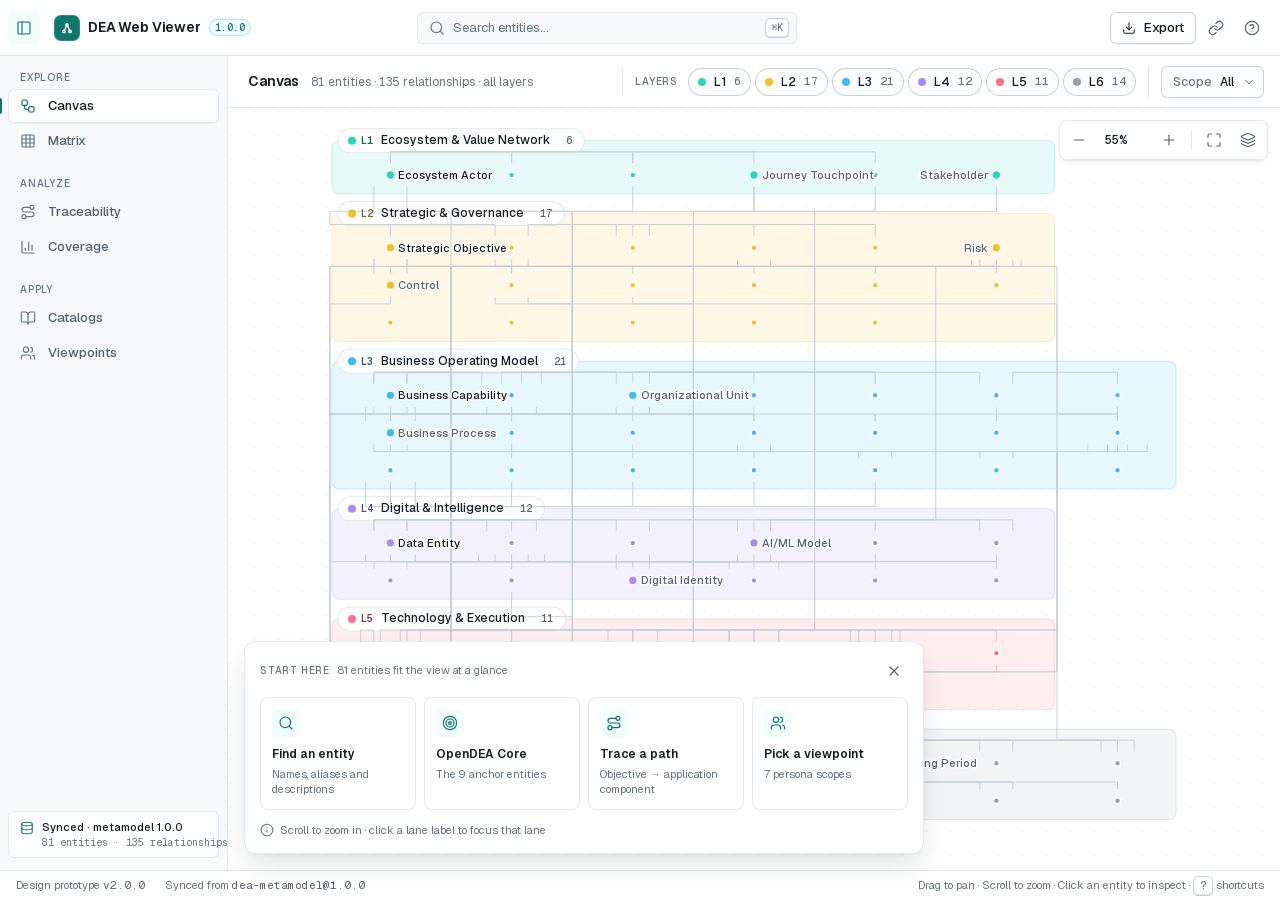
<file: prototype.html>
<!doctype html>
<html lang="en" data-zcode-design>
<head>
  <meta charset="utf-8">
  <meta name="viewport" content="width=device-width, initial-scale=1, viewport-fit=cover">
  <meta name="color-scheme" content="light">
  <meta name="theme-color" content="#ffffff">
  <title>DEA Web Viewer — Design Prototype</title>
  <meta name="description" content="Clickable design prototype of the modernised DEA Web Viewer. Built on tokens.css; renders the real synced metamodel.">
  <link rel="stylesheet" href="fonts.css">
  <link rel="stylesheet" href="tokens.css">
  <link rel="stylesheet" href="ui.css">
  <link rel="stylesheet" href="prototype.css">
</head>
<body class="app" data-view="canvas">

  <div class="shell" id="shell">

    <!-- ── Top bar ─────────────────────────────────────────────────────── -->
    <header class="topbar">
      <button class="icon-btn topbar__rail" data-action="rail" aria-label="Toggle navigation labels" aria-pressed="true" data-tip="Toggle navigation labels">
        <i class="ico" data-icon="panel-left"></i>
      </button>
      <a class="brand" href="?view=canvas" data-nav="canvas" aria-label="DEA Web Viewer home">
        <span class="brand__mark" aria-hidden="true">
          <svg viewBox="0 0 24 24"><path d="M8 16.4 12 8l4 8.4"/><circle cx="8" cy="16.6" r="1.7"/><circle cx="12" cy="8" r="1.7"/><circle cx="16" cy="16.6" r="1.7"/></svg>
        </span>
        <span class="brand__name">DEA Web Viewer</span>
        <span class="brand__ver">1.0.0</span>
      </a>
      <button class="searchbox" data-action="search" aria-label="Search entities, views and actions">
        <i class="ico" data-icon="search"></i>
        <span class="searchbox__text">Search entities…</span>
        <span class="kbd">⌘K</span>
      </button>
      <div class="topbar__actions">
        <button class="btn" data-action="export"><i class="ico" data-icon="download"></i><span>Export</span></button>
        <button class="icon-btn" data-action="share" aria-label="Share link" data-tip="Share link"><i class="ico" data-icon="link"></i></button>
        <button class="icon-btn" data-action="keys" aria-label="Keyboard shortcuts" data-tip="Keyboard shortcuts"><i class="ico" data-icon="circle-help"></i></button>
      </div>
    </header>

    <!-- ── Rail ────────────────────────────────────────────────────────── -->
    <nav class="rail" aria-label="Views">
      <div class="rail__group">
        <div class="overline rail__label">Explore</div>
        <a class="rail__item is-active" href="?view=canvas" data-nav="canvas"><i class="ico" data-icon="workflow"></i><span>Canvas</span></a>
        <a class="rail__item" href="?view=matrix" data-nav="matrix"><i class="ico" data-icon="grid-3x3"></i><span>Matrix</span></a>
      </div>
      <div class="rail__group">
        <div class="overline rail__label">Analyze</div>
        <a class="rail__item" href="?view=trace" data-nav="trace"><i class="ico" data-icon="route"></i><span>Traceability</span></a>
        <a class="rail__item" href="?view=coverage" data-nav="coverage"><i class="ico" data-icon="bar-chart-3"></i><span>Coverage</span></a>
      </div>
      <div class="rail__group">
        <div class="overline rail__label">Apply</div>
        <a class="rail__item" href="?view=catalogs" data-nav="catalogs"><i class="ico" data-icon="book-open"></i><span>Catalogs</span></a>
        <a class="rail__item" href="?view=viewpoints" data-nav="viewpoints"><i class="ico" data-icon="users"></i><span>Viewpoints</span></a>
      </div>
      <div class="rail__foot">
        <div class="sync">
          <i class="ico" data-icon="database"></i>
          <div>
            <div class="sync__title">Synced · metamodel 1.0.0</div>
            <div class="sync__sub" id="syncSub">81 entities · 135 relationships</div>
          </div>
        </div>
      </div>
    </nav>

    <!-- ── Main ────────────────────────────────────────────────────────── -->
    <main class="main" id="main">
      <div class="viewbar">
        <div class="viewbar__heading">
          <h1 class="viewbar__title" id="viewTitle">Canvas</h1>
          <p class="viewbar__sub" id="viewSub"></p>
        </div>
        <div class="viewbar__tools" id="viewTools"></div>
      </div>

      <section class="stage" id="stage" data-panel="canvas" aria-label="Metamodel canvas">
        <div class="cv" id="cv" tabindex="0" data-tier="overview"></div>
        <div class="cv__toolbar cv__ui" role="toolbar" aria-label="Zoom controls">
          <button class="icon-btn" data-action="zoom-out" aria-label="Zoom out" data-tip="Zoom out"><i class="ico" data-icon="minus"></i></button>
          <button class="zoom-readout" data-action="fit" aria-label="Zoom level — click to fit to view" data-tip="Fit to view"><span id="zoomLabel">100%</span></button>
          <button class="icon-btn" data-action="zoom-in" aria-label="Zoom in" data-tip="Zoom in"><i class="ico" data-icon="plus"></i></button>
          <span class="toolbar__sep" aria-hidden="true"></span>
          <button class="icon-btn" data-action="fit" aria-label="Fit to view" data-tip="Fit to view"><i class="ico" data-icon="maximize"></i></button>
          <button class="icon-btn" data-action="legend" aria-label="Legend" aria-haspopup="dialog" data-tip="Legend"><i class="ico" data-icon="layers"></i></button>
        </div>
        <div class="cv__start cv__ui" id="startPanel" hidden></div>
      </section>

      <section class="page" data-panel="matrix" id="pageMatrix" hidden aria-label="Matrix"></section>
      <section class="page" data-panel="trace" id="pageTrace" hidden aria-label="Traceability"></section>
      <section class="page" data-panel="coverage" id="pageCoverage" hidden aria-label="Coverage"></section>
      <section class="page" data-panel="catalogs" id="pageCatalogs" hidden aria-label="Catalogs"></section>
      <section class="page" data-panel="viewpoints" id="pageViewpoints" hidden aria-label="Viewpoints"></section>

      <aside class="inspector" id="inspector" aria-label="Entity inspector" hidden></aside>
    </main>

    <!-- ── Status bar ──────────────────────────────────────────────────── -->
    <footer class="statusbar">
      <span>Design prototype <span class="mono">v2.0.0</span></span>
      <span>Synced from <span class="mono">dea-metamodel@1.0.0</span></span>
      <span class="statusbar__hover" id="statusHover" aria-live="polite"></span>
      <span class="statusbar__hint">Drag to pan · Scroll to zoom · Click an entity to inspect · <span class="kbd">?</span> shortcuts</span>
    </footer>

    <!-- ── Bottom tab bar (mobile) ─────────────────────────────────────── -->
    <nav class="bottomnav" aria-label="Views">
      <a class="bottomnav__item" href="?view=canvas" data-nav="canvas"><i class="ico" data-icon="workflow"></i><span>Canvas</span></a>
      <a class="bottomnav__item" href="?view=matrix" data-nav="matrix"><i class="ico" data-icon="grid-3x3"></i><span>Matrix</span></a>
      <a class="bottomnav__item" href="?view=trace" data-nav="trace"><i class="ico" data-icon="route"></i><span>Trace</span></a>
      <button class="bottomnav__item" data-action="more" aria-haspopup="dialog"><i class="ico" data-icon="ellipsis"></i><span>More</span></button>
    </nav>
  </div>

  <!-- ── Dialogs & popovers ────────────────────────────────────────────── -->
  <dialog class="dialog dialog--cmd" id="dlgSearch" aria-label="Search">
    <div class="dialog__panel">
      <div class="cmd__search">
        <i class="ico" data-icon="search"></i>
        <input id="cmdInput" type="text" placeholder="Search entities, views and actions…" autocomplete="off" spellcheck="false" aria-label="Search">
        <span class="kbd">Esc</span>
      </div>
      <div class="cmd__list" id="cmdList" role="listbox" aria-label="Results"></div>
      <div class="cmd__foot">
        <span><span class="kbd">↑</span><span class="kbd">↓</span> navigate</span>
        <span><span class="kbd">↵</span> open</span>
        <span><span class="kbd">esc</span> close</span>
      </div>
    </div>
  </dialog>

  <dialog class="dialog dialog--wide" id="dlgExport" aria-labelledby="exportTitle">
    <div class="dialog__panel">
      <button class="icon-btn dialog__close" data-close aria-label="Close"><i class="ico" data-icon="x"></i></button>
      <div class="dialog__head">
        <h2 class="dialog__title" id="exportTitle">Export</h2>
        <p class="dialog__desc">Download the model in the format your tooling expects.</p>
      </div>
      <div class="dialog__body">
        <span class="overline form__label" style="margin-top:0">Format</span>
        <div class="optgrid" id="exportFormats" role="radiogroup" aria-label="Format"></div>
        <span class="overline form__label">Scope</span>
        <div class="optradios" id="exportScope"></div>
        <span class="overline form__label">Options</span>
        <div class="optchecks" id="exportOptions"></div>
      </div>
      <div class="dialog__foot">
        <span class="dialog__foot-note" id="exportSummary"></span>
        <button class="btn" data-close>Cancel</button>
        <button class="btn btn--primary" id="exportGo"><i class="ico" data-icon="download"></i><span id="exportGoLabel">Export</span></button>
      </div>
    </div>
  </dialog>

  <dialog class="dialog" id="dlgShare" aria-labelledby="shareTitle">
    <div class="dialog__panel">
      <button class="icon-btn dialog__close" data-close aria-label="Close"><i class="ico" data-icon="x"></i></button>
      <div class="dialog__head">
        <h2 class="dialog__title" id="shareTitle">Share this view</h2>
        <p class="dialog__desc">Anyone with the link lands on exactly what you see.</p>
      </div>
      <div class="dialog__body">
        <div class="sharefield">
          <div class="field field--lg"><input id="shareUrl" type="text" readonly aria-label="Share link"></div>
          <button class="btn btn--primary btn--lg" data-action="copy-share"><i class="ico" data-icon="copy"></i>Copy</button>
        </div>
        <span class="overline form__label">Include</span>
        <div class="optchecks" id="shareOptions"></div>
      </div>
      <div class="dialog__foot">
        <span class="dialog__foot-note">Nothing is uploaded — state lives in the URL.</span>
        <button class="btn" data-close>Done</button>
      </div>
    </div>
  </dialog>

  <dialog class="dialog dialog--wide" id="dlgKeys" aria-labelledby="keysTitle">
    <div class="dialog__panel">
      <button class="icon-btn dialog__close" data-close aria-label="Close"><i class="ico" data-icon="x"></i></button>
      <div class="dialog__head">
        <h2 class="dialog__title" id="keysTitle">Keyboard shortcuts</h2>
        <p class="dialog__desc">Everything in the viewer is reachable from the keyboard.</p>
      </div>
      <div class="dialog__body"><div class="keys" id="keysGrid"></div></div>
    </div>
  </dialog>

  <dialog class="sheet" id="dlgMore" aria-labelledby="moreTitle">
    <div class="sheet__panel">
      <div class="sheet__grab"></div>
      <div class="sheet__head"><h2 class="sheet__title" id="moreTitle">More</h2><button class="icon-btn" data-close aria-label="Close"><i class="ico" data-icon="x"></i></button></div>
      <div class="sheet__body" id="moreBody"></div>
    </div>
  </dialog>

  <dialog class="sheet" id="dlgFilters" aria-labelledby="filtersTitle">
    <div class="sheet__panel">
      <div class="sheet__grab"></div>
      <div class="sheet__head"><h2 class="sheet__title" id="filtersTitle">Filters</h2><button class="btn btn--sm btn--ghost" data-action="reset-filters">Reset</button><button class="icon-btn" data-close aria-label="Close"><i class="ico" data-icon="x"></i></button></div>
      <div class="sheet__body" id="filtersBody"></div>
    </div>
  </dialog>

  <dialog class="sheet sheet--inspector" id="dlgSheet" aria-label="Entity inspector">
    <div class="sheet__panel">
      <div class="sheet__grabzone" id="sheetGrab"><div class="sheet__grab"></div></div>
      <div id="sheetHost" class="inspector__wrap"></div>
    </div>
  </dialog>

  <div class="menu" id="popScope" role="menu" aria-label="Membership scope" hidden></div>
  <div class="menu menu--legend" id="popLegend" role="dialog" aria-label="Legend" hidden></div>
  <div class="menu" id="popLane" role="menu" aria-label="Focus a lane" hidden></div>
  <div class="tooltip" id="tooltip" role="tooltip" hidden></div>

  <script src="js/data.js"></script>
  <script src="js/icons.js"></script>
  <script src="js/app-model.js"></script>
  <script src="js/app-canvas.js"></script>
  <script src="js/app-ui.js"></script>
</body>
</html>
</file>
<file: fonts.css>
/* =============================================================================
   Fonts — Geist + Geist Mono, self-hosted.
   SIL Open Font License 1.1 (Vercel + basement.studio). Licence text:
   assets/fonts/Geist-OFL.txt. Both faces are variable (wght 100–900), so the
   whole weight range costs four small files (~84 KB).
   ========================================================================== */

@font-face {
  font-family: "Geist";
  font-style: normal;
  font-weight: 100 900;
  font-display: swap;
  src: url("assets/fonts/geist-latin-ext.woff2") format("woff2");
  unicode-range: U+0100-02BA, U+02BD-02C5, U+02C7-02CC, U+02CE-02D7, U+02DD-02FF, U+0304, U+0308, U+0329, U+1D00-1DBF, U+1E00-1E9F, U+1EF2-1EFF, U+2020, U+20A0-20AB, U+20AD-20C4, U+2113, U+2C60-2C7F, U+A720-A7FF;
}
@font-face {
  font-family: "Geist";
  font-style: normal;
  font-weight: 100 900;
  font-display: swap;
  src: url("assets/fonts/geist-latin.woff2") format("woff2");
  unicode-range: U+0000-00FF, U+0131, U+0152-0153, U+02BB-02BC, U+02C6, U+02DA, U+02DC, U+0304, U+0308, U+0329, U+2000-206F, U+20AC, U+2122, U+2191, U+2193, U+2212, U+2215, U+FEFF, U+FFFD;
}
@font-face {
  font-family: "Geist Mono";
  font-style: normal;
  font-weight: 100 900;
  font-display: swap;
  src: url("assets/fonts/geist-mono-latin-ext.woff2") format("woff2");
  unicode-range: U+0100-02BA, U+02BD-02C5, U+02C7-02CC, U+02CE-02D7, U+02DD-02FF, U+0304, U+0308, U+0329, U+1D00-1DBF, U+1E00-1E9F, U+1EF2-1EFF, U+2020, U+20A0-20AB, U+20AD-20C4, U+2113, U+2C60-2C7F, U+A720-A7FF;
}
@font-face {
  font-family: "Geist Mono";
  font-style: normal;
  font-weight: 100 900;
  font-display: swap;
  src: url("assets/fonts/geist-mono-latin.woff2") format("woff2");
  unicode-range: U+0000-00FF, U+0131, U+0152-0153, U+02DC, U+0304, U+0308, U+0329, U+2000-206F, U+20AC, U+2122, U+2191, U+2193, U+2212, U+2215, U+FEFF, U+FFFD;
}
</file>
<file: tokens.css>
/* =============================================================================
   DEA Design Tokens · v1.0 · 2026-11-24
   -----------------------------------------------------------------------------
   Single source of truth for every visual decision in the DEA Web Viewer
   design. Both the plan (index.html) and the prototype (prototype.html)
   consume this file; nothing else defines a colour, size or duration.

   Three layers, consumed top-down:
     1. PRIMITIVES  raw palette values (--teal-700, --gray-200). Reference
                    these only to build semantic tokens.
     2. SEMANTIC    intent-based roles (--text-primary, --bg-canvas,
                    --brand, --layer-3-ink). What components consume.
     3. (component) local, only where a role is unique to one component.

   Conventions
     · White-background, light theme only (color-scheme: light).
     · Text tokens meet WCAG AA 4.5:1 on white; lines and edges meet 3:1.
       Contrast for each token is noted where it matters.
     · 4 px spacing grid; 13 px UI text; one type family (Geist) with a
       matching mono (Geist Mono) for aliases, counts and code.
     · Media queries cannot read custom properties, so the breakpoints are
       documented at the bottom and written literally where used.
   ========================================================================== */

:root {
  color-scheme: light;

  /* ---------------------------------------------------------------------------
     1 · PRIMITIVES — colour
     ------------------------------------------------------------------------- */
  --white: #FFFFFF;

  /* Neutral — cool graphite. Steps are tuned for text (500/600) and
     hairlines (200/300), not evenly spaced lightness. */
  --gray-50:  #F7F9FA;
  --gray-100: #F0F3F5;
  --gray-200: #E3E8EC;
  --gray-300: #C6D0D8;
  --gray-400: #94A1AB;
  --gray-500: #66757F;   /* 4.76:1 on white */
  --gray-600: #55636E;   /* 6.18:1 */
  --gray-700: #3B4852;   /* 9.40:1 */
  --gray-800: #242F38;   /* 13.65:1 */
  --gray-900: #141C23;   /* 17.21:1 */
  --gray-950: #0B1116;

  /* Brand — teal. #2DD4BF is the product's published accent (upstream
     metamodel colour); on white it is decorative only (1.86:1). */
  --teal-50:  #F0FDFA;
  --teal-100: #CCFBF1;
  --teal-200: #99F6E4;
  --teal-300: #5EEAD4;
  --teal-400: #2DD4BF;
  --teal-500: #14B8A6;
  --teal-600: #0D9488;   /* 3.74:1 — rings, focus, selection */
  --teal-700: #0F766E;   /* 5.47:1 — accent text, primary fill */
  --teal-800: #115E59;   /* 7.58:1 */
  --teal-900: #134E4A;   /* 9.48:1 */

  /* Status primitives */
  --green-50: #F0FDF4;  --green-200: #BBF7D0;  --green-500: #22C55E;  --green-700: #15803D;
  --amber-50: #FFFBEB;  --amber-200: #FDE68A;  --amber-500: #F59E0B;  --amber-600: #D97706;  --amber-700: #B45309;
  --red-50:   #FEF2F2;  --red-200:   #FECACA;  --red-500:   #EF4444;  --red-700:   #B42318;
  --blue-50:  #EFF6FF;  --blue-200:  #BFDBFE;  --blue-500:  #3B82F6;  --blue-700:  #1D4ED8;
  --violet-50:#F5F3FF;  --violet-200:#DDD6FE;  --violet-500:#8B5CF6;  --violet-700: #6D28D9;

  /* ---------------------------------------------------------------------------
     2 · SEMANTIC — surfaces & text
     ------------------------------------------------------------------------- */
  --bg-app:          var(--gray-50);    /* chrome behind surfaces (bars, rail) */
  --bg-canvas:       var(--white);      /* the canvas — always white */
  --bg-surface:      var(--white);      /* cards, panels, dialogs */
  --bg-surface-alt:  var(--gray-50);    /* subdued areas inside a surface */
  --bg-sunken:       var(--gray-100);   /* wells, inputs at rest, kbd */
  --bg-hover:        var(--gray-100);
  --bg-active:       var(--gray-200);
  --bg-selected:     var(--teal-50);
  --bg-inverse:      var(--gray-900);   /* toasts, tooltips */

  --text-primary:            var(--gray-900);
  --text-secondary:          var(--gray-600);
  --text-tertiary:           var(--gray-500);   /* on white / gray-50 only */
  --text-disabled:           var(--gray-400);
  --text-inverse:            var(--white);
  --text-inverse-secondary:  var(--gray-200);
  --text-brand:              var(--teal-700);
  --text-link:               var(--teal-700);
  --text-danger:             var(--red-700);

  --border-subtle: var(--gray-200);     /* dividers, card edges */
  --border-default: var(--gray-300);    /* inputs, chips */
  --border-strong: var(--gray-400);     /* hovered controls */

  /* ---------------------------------------------------------------------------
     2 · SEMANTIC — brand & interaction
     ------------------------------------------------------------------------- */
  --brand:            var(--teal-700);
  --brand-hover:      var(--teal-800);
  --brand-active:     var(--teal-900);
  --brand-soft:       var(--teal-50);   /* selection wash, active nav */
  --brand-soft-hover: var(--teal-100);
  --brand-border:     var(--teal-200);
  --brand-ring:       var(--teal-600);  /* focus + selection ring, 3.74:1 */
  --brand-bright:     var(--teal-400);  /* decorative fills only */
  --on-brand:         var(--white);

  --ring: 0 0 0 2px var(--bg-canvas), 0 0 0 4px var(--brand-ring);

  /* Status roles: -ink (text/icon) · -soft (fill) · -line (edge) · -solid (dot) */
  --success-ink: var(--green-700);  --success-soft: var(--green-50);
  --success-line: var(--green-200); --success-solid: var(--green-500);
  --warning-ink: var(--amber-700);  --warning-soft: var(--amber-50);
  --warning-line: var(--amber-200); --warning-solid: var(--amber-500);
  --danger-ink:  var(--red-700);    --danger-soft:  var(--red-50);
  --danger-line:  var(--red-200);   --danger-solid:  var(--red-500);
  --info-ink:    var(--blue-700);   --info-soft:    var(--blue-50);
  --info-line:    var(--blue-200);  --info-solid:    var(--blue-500);
  --violet-ink:  var(--violet-700); --violet-soft:  var(--violet-50);
  --violet-line:  var(--violet-200);
  --neutral-ink: var(--gray-600);   --neutral-soft: var(--gray-100);
  --neutral-line:  var(--gray-200);  --neutral-solid: var(--gray-400);

  /* Entity lifecycle → role. Quiet by default: "planned" is the majority
     state and must not read as an alarm. */
  --status-existing:          var(--success-ink);
  --status-existing-extended: var(--violet-ink);
  --status-scaffold:          var(--warning-ink);
  --status-proposed:          var(--info-ink);
  --status-planned:           var(--neutral-ink);

  /* Layer palette — hues and ink colours are published upstream in
     entity-graph.json (color / dark_color). The viewer consumes them.
     -ink   text, borders on white and on -soft        (all ≥ 6.0:1)
     -solid dots, accent bars, fills                    (decorative)
     -soft  lane and tag fill (12 % tint)
     -line  lane outline (32 % tint) */
  --layer-1:       #2DD4BF;  --layer-1-ink: #1B6963;  --layer-1-soft: #E6FAF7;  --layer-1-line: #BCF1EB;
  --layer-2:       #FBBF24;  --layer-2-ink: #785F1D;  --layer-2-soft: #FFF7E5;  --layer-2-line: #FEEBB9;
  --layer-3:       #38BDF8;  --layer-3-ink: #205E7C;  --layer-3-soft: #E7F7FE;  --layer-3-line: #BFEAFD;
  --layer-4:       #A78BFA;  --layer-4-ink: #52487D;  --layer-4-soft: #F4F1FE;  --layer-4-line: #E3DAFD;
  --layer-5:       #FB7185;  --layer-5-ink: #783C48;  --layer-5-soft: #FFEEF0;  --layer-5-line: #FED2D8;
  --layer-6:       #9CA3AF;  --layer-6-ink: #4B5563;  --layer-6-soft: #F3F4F5;  --layer-6-line: #DFE2E5;

  /* Impact trace */
  --trace-up:        var(--amber-600);   /* 3.19:1 */
  --trace-up-soft:   var(--amber-50);
  --trace-down:      var(--teal-600);    /* 3.74:1 */
  --trace-down-soft: var(--teal-50);

  /* Relationship categories (edge-styles vocabulary, tuned for white) */
  --edge-structural: #6B7A88;   /* solid  — composition, aggregation   4.41:1 */
  --edge-behavioral: #0E7490;   /* solid  — realization, flow, serving 5.36:1 */
  --edge-governance: #7C3AED;   /* dashed — governance, contract       5.70:1 */
  --edge-coupling:   #6B7A88;   /* dashed — dependency, association    4.41:1 */
  --edge-derived:    #86939D;   /* dotted — specializes (derived)      3.0:1  */
  --edge-opacity:          .62;
  --edge-opacity-overview: .26;
  --edge-opacity-dim:      .10;

  /* Canvas */
  --canvas-grid: rgba(20, 28, 35, .055);
  --card-bg: var(--white);
  --card-border: var(--gray-300);
  --card-shadow: 0 1px 2px rgba(20, 28, 35, .05);
  --card-shadow-hover: 0 3px 10px -2px rgba(20, 28, 35, .14), 0 1px 2px rgba(20, 28, 35, .06);
  --card-shadow-selected: 0 0 0 2px var(--brand-ring), 0 6px 18px -4px rgba(20, 28, 35, .20);

  --scrim: rgba(20, 28, 35, .42);

  /* ---------------------------------------------------------------------------
     2 · SEMANTIC — typography
     One family, two voices: Geist for everything, Geist Mono for aliases,
     counts and code. Optical hierarchy comes from size and weight only.
     ------------------------------------------------------------------------- */
  --font-sans: "Geist", -apple-system, BlinkMacSystemFont, "SF Pro Text",
               "Segoe UI Variable", "Segoe UI", Roboto, "Helvetica Neue", Arial, sans-serif;
  --font-mono: "Geist Mono", ui-monospace, "SF Mono", "JetBrains Mono", Menlo, Consolas, monospace;

  --text-2xs: 10px;
  --text-xs:  11px;
  --text-sm:  12px;
  --text-md:  13px;   /* UI default */
  --text-lg:  14px;   /* reading default */
  --text-xl:  16px;
  --text-2xl: 20px;
  --text-3xl: 24px;
  --text-4xl: 32px;
  --text-5xl: 44px;

  --leading-none:    1;
  --leading-tight:   1.2;
  --leading-snug:    1.35;
  --leading-normal:  1.5;
  --leading-relaxed: 1.65;

  --tracking-tight: -0.022em;   /* display */
  --tracking-snug:  -0.011em;   /* headings */
  --tracking-normal: 0;
  --tracking-wide:   0.01em;    /* small caps labels */

  --weight-regular:  400;
  --weight-medium:   500;
  --weight-semibold: 600;
  --weight-bold:     700;

  /* Composed text styles */
  --text-overline: var(--weight-medium) var(--text-2xs)/var(--leading-tight) var(--font-sans);
  --text-ui:       var(--text-md)/var(--leading-normal) var(--font-sans);
  --text-mono-sm:  var(--text-xs)/var(--leading-tight) var(--font-mono);

  /* ---------------------------------------------------------------------------
     2 · SEMANTIC — space (4 px grid) & size
     ------------------------------------------------------------------------- */
  --space-0:   0;
  --space-px:  1px;
  --space-0-5: 2px;
  --space-1:   4px;
  --space-1-5: 6px;
  --space-2:   8px;
  --space-2-5: 10px;
  --space-3:   12px;
  --space-4:   16px;
  --space-5:   20px;
  --space-6:   24px;
  --space-8:   32px;
  --space-10:  40px;
  --space-12:  48px;
  --space-16:  64px;

  --control-h-sm:   28px;
  --control-h-md:   32px;
  --control-h-lg:   40px;
  --control-h-touch: 44px;   /* minimum on coarse pointers */
  --icon-sm: 14px;
  --icon-md: 16px;
  --icon-lg: 20px;

  /* App shell */
  --topbar-h:      56px;
  --rail-w:        228px;
  --rail-w-compact: 60px;
  --drawer-w:      384px;
  --viewbar-h:     52px;
  --statusbar-h:   30px;
  --bottomnav-h:   60px;

  /* Document (plan page) */
  --content-max: 1240px;
  --toc-w:        232px;

  /* ---------------------------------------------------------------------------
     2 · SEMANTIC — shape
     Crisp and restrained: controls 6 px, cards 8 px, dialogs 12–16 px.
     ------------------------------------------------------------------------- */
  --radius-xs:   3px;
  --radius-sm:   5px;
  --radius-md:   6px;
  --radius-lg:   8px;
  --radius-xl:   12px;
  --radius-2xl:  16px;
  --radius-full: 999px;

  /* ---------------------------------------------------------------------------
     2 · SEMANTIC — elevation (cool-tinted, layered)
     ------------------------------------------------------------------------- */
  --shadow-xs: 0 1px 1px rgba(20, 28, 35, .04);
  --shadow-sm: 0 1px 2px rgba(20, 28, 35, .06), 0 0 0 1px rgba(20, 28, 35, .02);
  --shadow-md: 0 2px 6px -1px rgba(20, 28, 35, .08), 0 1px 2px rgba(20, 28, 35, .05);
  --shadow-lg: 0 12px 28px -6px rgba(20, 28, 35, .16), 0 2px 6px -2px rgba(20, 28, 35, .06);
  --shadow-xl: 0 28px 64px -16px rgba(20, 28, 35, .26), 0 8px 20px -8px rgba(20, 28, 35, .10);
  --shadow-drawer: -12px 0 40px -12px rgba(20, 28, 35, .22);
  --shadow-sheet:  0 -16px 48px -12px rgba(20, 28, 35, .28);

  /* ---------------------------------------------------------------------------
     2 · SEMANTIC — motion
     ------------------------------------------------------------------------- */
  --dur-fast: 120ms;
  --dur-base: 180ms;
  --dur-slow: 260ms;
  --dur-sheet: 320ms;
  --ease-out:   cubic-bezier(.2, 0, 0, 1);
  --ease-in-out: cubic-bezier(.65, 0, .35, 1);
  --motion-fast: var(--dur-fast) var(--ease-out);
  --motion-base: var(--dur-base) var(--ease-out);
  --motion-slow: var(--dur-slow) var(--ease-in-out);

  /* ---------------------------------------------------------------------------
     2 · SEMANTIC — stacking
     (Modal dialogs use the native top layer and sit above all of these.)
     ------------------------------------------------------------------------- */
  --z-sticky:   100;
  --z-rail:     110;
  --z-toolbar:  120;
  --z-drawer:   600;
  --z-popover:  700;
  --z-tooltip:  800;
  --z-toast:    900;

  /* ---------------------------------------------------------------------------
     Canvas geometry — world units at 100 % zoom. Read by js/app-canvas.js;
     edit here to re-proportion the diagram without touching code.
     ------------------------------------------------------------------------- */
  --cv-card-w:        180px;
  --cv-card-h:        44px;    /* names tier */
  --cv-card-h-detail: 112px;   /* detail tier */
  --cv-col-gap:       40px;
  --cv-row-gap:       24px;
  --cv-lane-head:     40px;   /* band above a lane's first row; the label straddles its top edge */
  --cv-lane-pad-x:    16px;
  --cv-lane-pad-b:    12px;
  --cv-lane-gap:      36px;
  --cv-margin:        32px;
  --cv-fit-pad:       0.96;    /* fraction of viewport used by "fit" */
  --cv-tier-names:    0.70;    /* zoom where names become legible (9.1 px) */
  --cv-tier-detail:   1.35;    /* zoom where full cards appear */
  --cv-zoom-min:      0.12;
  --cv-zoom-max:      3;
}

/* -----------------------------------------------------------------------------
   Breakpoints — reference only (custom properties cannot drive @media).
   The same three values are written literally wherever a media query appears.
     mobile   < 768      bottom tab bar, sheets, fit-to-height canvas
     tablet   768–1179   compact icon rail
     desktop  ≥ 1180     labelled rail, overlay inspector
   ----------------------------------------------------------------------------- */
:root {
  --bp-tablet-min: 768px;
  --bp-desktop-min: 1180px;
}
</file>
<file: ui.css>
/* =============================================================================
   UI kit — shared components for the plan (index.html) and the prototype
   (prototype.html). Every value below resolves to a semantic token from
   tokens.css; no literals for colour, type, space, radius or motion.
   ========================================================================== */

/* -----------------------------------------------------------------------------
   Base
   -------------------------------------------------------------------------- */
*, *::before, *::after { box-sizing: border-box; }
html { -webkit-text-size-adjust: 100%; text-size-adjust: 100%; }

body {
  margin: 0;
  font-family: var(--font-sans);
  font-size: var(--text-md);
  line-height: var(--leading-normal);
  color: var(--text-primary);
  background: var(--bg-app);
  -webkit-font-smoothing: antialiased;
  -moz-osx-font-smoothing: grayscale;
  text-rendering: optimizeLegibility;
}

h1, h2, h3, h4, p, figure { margin: 0; }
button, input, select, textarea { font: inherit; color: inherit; }
button {
  margin: 0; padding: 0; border: 0; background: none;
  cursor: pointer; text-align: inherit;
}
a { color: var(--text-link); }
::selection { background: var(--teal-100); color: var(--gray-900); }

:focus { outline: none; }
:focus-visible { outline: 2px solid var(--brand-ring); outline-offset: 2px; }

* { scrollbar-width: thin; scrollbar-color: var(--gray-300) transparent; }

.sr-only {
  position: absolute; width: 1px; height: 1px; margin: -1px; padding: 0;
  overflow: hidden; clip: rect(0 0 0 0); white-space: nowrap; border: 0;
}
.mono { font-family: var(--font-mono); }
.tnum { font-variant-numeric: tabular-nums; }
.ellipsis { overflow: hidden; text-overflow: ellipsis; white-space: nowrap; }
.muted { color: var(--text-secondary); }

.overline {
  font: var(--text-overline);
  letter-spacing: .08em;
  text-transform: uppercase;
  color: var(--text-tertiary);
}

.ico {
  width: var(--icon-md); height: var(--icon-md);
  flex: none; display: inline-block; vertical-align: -.18em;
  fill: none; stroke: currentColor; stroke-width: 1.75;
  stroke-linecap: round; stroke-linejoin: round;
}

/* -----------------------------------------------------------------------------
   Buttons
   -------------------------------------------------------------------------- */
.btn {
  --btn-h: var(--control-h-md);
  display: inline-flex; align-items: center; justify-content: center;
  gap: var(--space-2); height: var(--btn-h); padding: 0 var(--space-3);
  border-radius: var(--radius-md);
  background: var(--bg-surface);
  box-shadow: inset 0 0 0 1px var(--border-default), var(--shadow-xs);
  color: var(--text-primary);
  font-weight: var(--weight-medium); font-size: var(--text-md); line-height: 1;
  white-space: nowrap; user-select: none;
  transition: background var(--motion-fast), box-shadow var(--motion-fast), color var(--motion-fast);
}
.btn:hover { background: var(--bg-surface-alt); box-shadow: inset 0 0 0 1px var(--border-strong), var(--shadow-xs); }
.btn:active { background: var(--bg-active); }
.btn:disabled, .btn[aria-disabled="true"] {
  background: var(--bg-surface-alt); color: var(--text-disabled);
  box-shadow: inset 0 0 0 1px var(--border-subtle); pointer-events: none;
}
.btn--primary { background: var(--brand); color: var(--on-brand); box-shadow: inset 0 0 0 1px rgba(255,255,255,.08), var(--shadow-sm); }
.btn--primary:hover { background: var(--brand-hover); }
.btn--primary:active { background: var(--brand-active); }
.btn--ghost { background: transparent; color: var(--text-secondary); box-shadow: none; }
.btn--ghost:hover { background: var(--bg-sunken); color: var(--text-primary); box-shadow: none; }
.btn--soft { background: var(--brand-soft); color: var(--brand); box-shadow: inset 0 0 0 1px var(--brand-border); }
.btn--soft:hover { background: var(--brand-soft-hover); box-shadow: inset 0 0 0 1px var(--brand-ring); }
.btn--danger { color: var(--danger-ink); }
.btn--danger:hover { background: var(--danger-soft); box-shadow: inset 0 0 0 1px var(--danger-line); }
.btn--sm { --btn-h: var(--control-h-sm); padding: 0 var(--space-2-5); gap: var(--space-1-5); font-size: var(--text-sm); }
.btn--lg { --btn-h: var(--control-h-lg); padding: 0 var(--space-4); font-size: var(--text-lg); }
.btn .ico { width: var(--icon-sm); height: var(--icon-sm); }

.icon-btn {
  --ib: var(--control-h-md);
  width: var(--ib); height: var(--ib);
  display: inline-grid; place-items: center;
  border-radius: var(--radius-md); color: var(--text-secondary);
  transition: background var(--motion-fast), color var(--motion-fast), box-shadow var(--motion-fast);
}
.icon-btn:hover { background: var(--bg-sunken); color: var(--text-primary); }
.icon-btn:active { background: var(--bg-active); }
.icon-btn[aria-pressed="true"], .icon-btn[aria-expanded="true"], .icon-btn.is-on {
  background: var(--brand-soft); color: var(--brand);
}
.icon-btn--sm { --ib: var(--control-h-sm); }
.icon-btn--lg { --ib: var(--control-h-lg); }
.icon-btn--outline { background: var(--bg-surface); box-shadow: inset 0 0 0 1px var(--border-default); }
.icon-btn--outline:hover { box-shadow: inset 0 0 0 1px var(--border-strong); }

/* -----------------------------------------------------------------------------
   Chips — filters. Two behaviours:
     .chip--toggle  multi-select  (aria-pressed per chip)
     .chip--select  single-select (aria-pressed on the active one)
     .chip--static  not a control
   -------------------------------------------------------------------------- */
.chip {
  display: inline-flex; align-items: center; gap: var(--space-2);
  height: var(--control-h-sm); padding: 0 var(--space-2-5);
  border-radius: var(--radius-full);
  background: var(--bg-surface);
  box-shadow: inset 0 0 0 1px var(--border-default);
  color: var(--text-primary);
  font-size: var(--text-sm); font-weight: var(--weight-medium); line-height: 1;
  white-space: nowrap;
  transition: background var(--motion-fast), box-shadow var(--motion-fast), color var(--motion-fast);
}
.chip:hover { background: var(--bg-surface-alt); box-shadow: inset 0 0 0 1px var(--border-strong); }
.chip__dot {
  width: 8px; height: 8px; border-radius: 50%; flex: none;
  background: var(--dot, var(--gray-400));
  transition: background var(--motion-fast), box-shadow var(--motion-fast);
}
.chip__count { font-family: var(--font-mono); font-size: var(--text-xs); font-weight: var(--weight-medium); color: var(--text-tertiary); }

.chip--toggle[aria-pressed="false"] { background: transparent; color: var(--text-tertiary); box-shadow: inset 0 0 0 1px var(--border-subtle); }
.chip--toggle[aria-pressed="false"] .chip__dot { background: transparent; box-shadow: inset 0 0 0 1.5px var(--dot, var(--gray-400)); }
.chip--toggle[aria-pressed="false"] .chip__count { color: var(--text-disabled); }

.chip--select[aria-pressed="true"], .chip--select[aria-checked="true"] {
  background: var(--brand-soft); color: var(--brand);
  box-shadow: inset 0 0 0 1px var(--brand-ring);
}
.chip--select[aria-pressed="true"] .chip__count { color: var(--brand); }
.chip--static { cursor: default; }
.chip--lg { height: var(--control-h-md); padding: 0 var(--space-3); }

/* -----------------------------------------------------------------------------
   Tag — short alias in mono, tinted by layer
   -------------------------------------------------------------------------- */
.tag {
  display: inline-flex; align-items: center; justify-content: center;
  height: 20px; min-width: 26px; padding: 0 var(--space-1-5);
  border-radius: var(--radius-sm);
  background: var(--tag-soft, var(--bg-sunken)); color: var(--tag-ink, var(--text-secondary));
  font-family: var(--font-mono); font-size: var(--text-2xs); font-weight: var(--weight-medium);
  line-height: 1; letter-spacing: .02em; white-space: nowrap;
}
.tag[data-layer="L1"] { --tag-ink: var(--layer-1-ink); --tag-soft: var(--layer-1-soft); }
.tag[data-layer="L2"] { --tag-ink: var(--layer-2-ink); --tag-soft: var(--layer-2-soft); }
.tag[data-layer="L3"] { --tag-ink: var(--layer-3-ink); --tag-soft: var(--layer-3-soft); }
.tag[data-layer="L4"] { --tag-ink: var(--layer-4-ink); --tag-soft: var(--layer-4-soft); }
.tag[data-layer="L5"] { --tag-ink: var(--layer-5-ink); --tag-soft: var(--layer-5-soft); }
.tag[data-layer="L6"] { --tag-ink: var(--layer-6-ink); --tag-soft: var(--layer-6-soft); }
.tag--plain { --tag-soft: var(--bg-sunken); }

/* -----------------------------------------------------------------------------
   Badge — lifecycle status (data-status) or a plain label
   -------------------------------------------------------------------------- */
.badge {
  --b-ink: var(--neutral-ink); --b-soft: var(--neutral-soft);
  --b-line: var(--neutral-line); --b-solid: var(--neutral-solid);
  display: inline-flex; align-items: center; gap: var(--space-1-5);
  height: 20px; padding: 0 var(--space-2);
  border-radius: var(--radius-sm);
  background: var(--b-soft); color: var(--b-ink);
  box-shadow: inset 0 0 0 1px var(--b-line);
  font-size: var(--text-2xs); font-weight: var(--weight-semibold); line-height: 1;
  letter-spacing: .04em; text-transform: uppercase; white-space: nowrap;
}
.badge--dot::before { content: ""; width: 6px; height: 6px; border-radius: 50%; background: var(--b-solid); }
.badge[data-status="existing"]          { --b-ink: var(--success-ink); --b-soft: var(--success-soft); --b-line: var(--success-line); --b-solid: var(--success-solid); }
.badge[data-status="existing-extended"] { --b-ink: var(--violet-ink);  --b-soft: var(--violet-soft);  --b-line: var(--violet-line);  --b-solid: var(--violet-500); }
.badge[data-status="scaffold"]          { --b-ink: var(--warning-ink); --b-soft: var(--warning-soft); --b-line: var(--warning-line); --b-solid: var(--warning-solid); }
.badge[data-status="proposed"]          { --b-ink: var(--info-ink);    --b-soft: var(--info-soft);    --b-line: var(--info-line);    --b-solid: var(--info-solid); }
.badge--brand  { --b-ink: var(--brand);   --b-soft: var(--brand-soft);   --b-line: var(--brand-border); --b-solid: var(--brand-ring); }
.badge--up     { --b-ink: var(--warning-ink); --b-soft: var(--trace-up-soft);   --b-line: var(--amber-200); --b-solid: var(--trace-up); }
.badge--down   { --b-ink: var(--brand);      --b-soft: var(--trace-down-soft); --b-line: var(--brand-border); --b-solid: var(--trace-down); }

/* -----------------------------------------------------------------------------
   kbd, fields, selects, segmented control, switch, tabs
   -------------------------------------------------------------------------- */
.kbd {
  display: inline-flex; align-items: center; justify-content: center;
  min-width: 20px; height: 20px; padding: 0 var(--space-1-5);
  border-radius: var(--radius-sm); background: var(--bg-surface);
  box-shadow: inset 0 0 0 1px var(--border-default), inset 0 -1.5px 0 var(--border-default);
  font-family: var(--font-mono); font-size: var(--text-2xs); font-weight: var(--weight-medium);
  line-height: 1; color: var(--text-secondary);
}

.field {
  display: flex; align-items: center; gap: var(--space-2);
  height: var(--control-h-md); padding: 0 var(--space-3);
  border-radius: var(--radius-md); background: var(--bg-surface);
  box-shadow: inset 0 0 0 1px var(--border-default);
  color: var(--text-tertiary);
  transition: box-shadow var(--motion-fast);
}
.field:hover { box-shadow: inset 0 0 0 1px var(--border-strong); }
.field:focus-within { box-shadow: inset 0 0 0 1px var(--brand-ring), 0 0 0 3px var(--brand-soft); color: var(--text-secondary); }
.field input, .field select {
  flex: 1; min-width: 0; height: 100%; margin: 0; padding: 0; border: 0; outline: 0;
  background: transparent; color: var(--text-primary);
}
.field input::placeholder { color: var(--text-tertiary); }
.field--lg { height: var(--control-h-lg); }
.field--touch { height: var(--control-h-touch); }

.select-btn {
  display: inline-flex; align-items: center; gap: var(--space-2);
  height: var(--control-h-md); padding: 0 var(--space-2) 0 var(--space-3);
  border-radius: var(--radius-md); background: var(--bg-surface);
  box-shadow: inset 0 0 0 1px var(--border-default);
  font-size: var(--text-sm); font-weight: var(--weight-medium); white-space: nowrap;
  transition: background var(--motion-fast), box-shadow var(--motion-fast);
}
.select-btn:hover { box-shadow: inset 0 0 0 1px var(--border-strong); }
.select-btn__label { color: var(--text-tertiary); }
.select-btn .ico { width: var(--icon-sm); height: var(--icon-sm); color: var(--text-tertiary); }

.seg {
  display: inline-flex; gap: 2px; padding: 2px;
  border-radius: var(--radius-md); background: var(--bg-sunken);
}
.seg__btn {
  height: var(--control-h-sm); padding: 0 var(--space-3);
  border-radius: var(--radius-xs);
  color: var(--text-secondary);
  font-size: var(--text-sm); font-weight: var(--weight-medium); line-height: 1; white-space: nowrap;
  transition: background var(--motion-fast), color var(--motion-fast), box-shadow var(--motion-fast);
}
.seg__btn:hover { color: var(--text-primary); }
.seg__btn[aria-selected="true"], .seg__btn[aria-pressed="true"] {
  background: var(--bg-surface); color: var(--text-primary); box-shadow: var(--shadow-sm);
}

.switch {
  position: relative; flex: none;
  width: 34px; height: 20px; border-radius: var(--radius-full);
  background: var(--gray-300);
  transition: background var(--motion-base);
}
.switch::after {
  content: ""; position: absolute; top: 2px; left: 2px;
  width: 16px; height: 16px; border-radius: 50%;
  background: var(--white); box-shadow: var(--shadow-sm);
  transition: transform var(--motion-base);
}
.switch[aria-checked="true"] { background: var(--brand); }
.switch[aria-checked="true"]::after { transform: translateX(14px); }

.tabs { display: flex; gap: var(--space-1); border-bottom: 1px solid var(--border-subtle); }
.tabs__tab {
  position: relative; height: 36px; padding: 0 var(--space-3);
  color: var(--text-secondary);
  font-size: var(--text-sm); font-weight: var(--weight-medium); line-height: 1; white-space: nowrap;
  transition: color var(--motion-fast);
}
.tabs__tab:hover { color: var(--text-primary); }
.tabs__tab[aria-selected="true"] { color: var(--text-primary); }
.tabs__tab[aria-selected="true"]::after {
  content: ""; position: absolute; left: var(--space-3); right: var(--space-3); bottom: -1px;
  height: 2px; border-radius: 2px 2px 0 0; background: var(--brand);
}
.tabs__count {
  margin-left: var(--space-1-5); padding: 1px var(--space-1-5);
  border-radius: var(--radius-full); background: var(--bg-sunken);
  font-family: var(--font-mono); font-size: var(--text-2xs); color: var(--text-secondary);
}
.tabs__tab[aria-selected="true"] .tabs__count { background: var(--brand-soft); color: var(--brand); }

/* -----------------------------------------------------------------------------
   Surfaces & data
   -------------------------------------------------------------------------- */
.card {
  background: var(--bg-surface); border-radius: var(--radius-lg);
  box-shadow: inset 0 0 0 1px var(--border-subtle);
}
.card--pad { padding: var(--space-5); }
.card--raise { box-shadow: inset 0 0 0 1px var(--border-subtle), var(--shadow-sm); }

.row {
  display: flex; align-items: center; gap: var(--space-3);
  width: 100%; min-height: 40px; padding: var(--space-2) var(--space-3);
  border-radius: var(--radius-md); color: var(--text-primary);
  transition: background var(--motion-fast);
}
.row:hover, .row.is-active { background: var(--bg-hover); }
.row__name { flex: 1; min-width: 0; font-weight: var(--weight-medium); }
.row__meta { color: var(--text-tertiary); font-size: var(--text-sm); white-space: nowrap; }
.row__arrow { color: var(--text-disabled); }

.kv { display: grid; grid-template-columns: auto minmax(0, 1fr); gap: var(--space-2) var(--space-4); margin: 0; }
.kv dt { color: var(--text-secondary); }
.kv dd { margin: 0; text-align: right; }

.table { width: 100%; border-collapse: collapse; font-size: var(--text-sm); }
.table th {
  padding: var(--space-2) var(--space-3); text-align: left; white-space: nowrap;
  color: var(--text-secondary);
  font-size: var(--text-xs); font-weight: var(--weight-medium);
  border-bottom: 1px solid var(--border-default);
}
.table td { padding: var(--space-2-5) var(--space-3); border-bottom: 1px solid var(--border-subtle); vertical-align: middle; }
.table tr:last-child td { border-bottom: 0; }

.bar { height: 6px; border-radius: var(--radius-full); background: var(--bg-sunken); overflow: hidden; }
.bar > i { display: block; height: 100%; border-radius: inherit; background: var(--bar, var(--brand-bright)); }

.empty {
  display: grid; justify-items: center; gap: var(--space-2);
  padding: var(--space-10) var(--space-6); text-align: center; color: var(--text-secondary);
}
.empty__icon {
  width: 40px; height: 40px; margin-bottom: var(--space-1);
  display: grid; place-items: center;
  border-radius: var(--radius-full); background: var(--bg-sunken); color: var(--text-tertiary);
}
.empty__icon .ico { width: var(--icon-lg); height: var(--icon-lg); }
.empty__title { font-size: var(--text-lg); font-weight: var(--weight-semibold); color: var(--text-primary); }
.empty__text { max-width: 440px; }
.empty__actions { display: flex; flex-wrap: wrap; gap: var(--space-2); justify-content: center; margin-top: var(--space-2); }

/* -----------------------------------------------------------------------------
   Dialogs — built on the native <dialog> element (focus trap, Esc and the
   top layer come for free). Three shapes: modal, command palette, sheet.
   -------------------------------------------------------------------------- */
.dialog {
  margin: auto; padding: 0; border: 0;
  max-width: none; max-height: none; overflow: visible;
  background: transparent; color: var(--text-primary);
  transition: opacity var(--dur-fast) var(--ease-out),
              overlay var(--dur-fast) var(--ease-out) allow-discrete,
              display var(--dur-fast) var(--ease-out) allow-discrete;
}
.dialog[open] { opacity: 1; }
.dialog:not([open]) { display: none; opacity: 0; pointer-events: none; }
.dialog::backdrop {
  background: var(--scrim);
  -webkit-backdrop-filter: blur(3px); backdrop-filter: blur(3px);
  animation: fade-in var(--dur-slow) var(--ease-out) both;
}

.dialog__panel {
  position: relative; display: flex; flex-direction: column;
  width: min(560px, calc(100vw - 32px)); max-height: min(86vh, 820px);
  background: var(--bg-surface); border-radius: var(--radius-xl);
  box-shadow: var(--shadow-xl), inset 0 0 0 1px var(--border-subtle);
  animation: pop-in var(--dur-slow) var(--ease-out) both;
}
.dialog__close { position: absolute; top: var(--space-3); right: var(--space-3); }
.dialog__head { padding: var(--space-5) var(--space-12) var(--space-3) var(--space-5); }
.dialog__title {
  font-size: var(--text-xl); font-weight: var(--weight-semibold);
  line-height: var(--leading-snug); letter-spacing: var(--tracking-snug);
}
.dialog__desc { margin-top: var(--space-1); color: var(--text-secondary); }
.dialog__body { padding: var(--space-2) var(--space-5) var(--space-5); overflow: auto; overscroll-behavior: contain; }
.dialog__body--flush { padding: 0; }
.dialog__foot {
  display: flex; align-items: center; justify-content: flex-end; gap: var(--space-2);
  padding: var(--space-3) var(--space-5);
  border-top: 1px solid var(--border-subtle); border-radius: 0 0 var(--radius-xl) var(--radius-xl);
  background: var(--bg-surface-alt);
}
.dialog__foot-note { margin-right: auto; color: var(--text-tertiary); font-size: var(--text-sm); }

.dialog--wide .dialog__panel { width: min(680px, calc(100vw - 32px)); }
.dialog--cmd { margin: 9vh auto auto; }
.dialog--cmd .dialog__panel { width: min(600px, calc(100vw - 32px)); max-height: min(74vh, 660px); padding-top: var(--space-2); }

/* Command palette */
.cmd__search {
  display: flex; align-items: center; gap: var(--space-3);
  height: 48px; padding: 0 var(--space-4);
  color: var(--text-tertiary);
}
.cmd__search .ico { width: var(--icon-lg); height: var(--icon-lg); }
.cmd__search input {
  flex: 1; min-width: 0; height: 100%; margin: 0; padding: 0; border: 0; outline: 0; background: transparent;
  color: var(--text-primary); font-size: var(--text-lg);
}
.cmd__search input::placeholder { color: var(--text-tertiary); }
.cmd__list { overflow: auto; overscroll-behavior: contain; padding: var(--space-1) var(--space-2) var(--space-2); border-top: 1px solid var(--border-subtle); }
.cmd__group { padding: var(--space-2) var(--space-3) var(--space-1); }
.cmd__item {
  display: flex; align-items: center; gap: var(--space-3);
  width: 100%; min-height: 40px; padding: var(--space-1-5) var(--space-3);
  border-radius: var(--radius-md); color: var(--text-primary);
}
.cmd__item:hover, .cmd__item.is-active { background: var(--bg-hover); }
.cmd__item-name { flex: 1; min-width: 0; }
.cmd__item-meta { color: var(--text-tertiary); font-size: var(--text-sm); white-space: nowrap; }
.cmd__item .kbd { opacity: 0; transition: opacity var(--motion-fast); }
.cmd__item.is-active .kbd { opacity: 1; }
.cmd__foot {
  display: flex; align-items: center; gap: var(--space-4);
  padding: var(--space-2) var(--space-4);
  border-top: 1px solid var(--border-subtle);
  color: var(--text-tertiary); font-size: var(--text-xs);
}
.cmd__foot span { display: inline-flex; align-items: center; gap: var(--space-1-5); }

/* Bottom sheet — mobile inspector (non-modal) and mobile menus (modal) */
.sheet {
  position: fixed; inset: auto 0 0 0; margin: 0; padding: 0; border: 0;
  width: 100%; height: auto; max-width: none; max-height: none; overflow: visible;
  background: transparent; color: var(--text-primary);
}
.sheet:not([open]) { display: none; }
.sheet::backdrop { background: var(--scrim); animation: fade-in var(--dur-slow) var(--ease-out) both; }
.sheet__panel {
  display: flex; flex-direction: column;
  max-height: 86dvh;
  background: var(--bg-surface); border-radius: var(--radius-2xl) var(--radius-2xl) 0 0;
  box-shadow: var(--shadow-sheet), inset 0 0 0 1px var(--border-subtle);
  padding-bottom: env(safe-area-inset-bottom, 0px);
  animation: sheet-up var(--dur-sheet) var(--ease-out) both;
}
.sheet__grab { flex: none; width: 36px; height: 4px; margin: var(--space-2) auto 0; border-radius: var(--radius-full); background: var(--gray-300); }
.sheet__head { display: flex; align-items: center; gap: var(--space-3); padding: var(--space-2) var(--space-3) var(--space-2) var(--space-4); }
.sheet__title { flex: 1; min-width: 0; font-size: var(--text-lg); font-weight: var(--weight-semibold); }
.sheet__body { overflow: auto; overscroll-behavior: contain; padding: var(--space-1) var(--space-4) var(--space-4); }

/* -----------------------------------------------------------------------------
   Menu — anchored popover (positioned by JS next to its trigger)
   -------------------------------------------------------------------------- */
.menu {
  position: fixed; z-index: var(--z-popover);
  min-width: 220px; max-width: 320px; max-height: min(60vh, 480px); overflow: auto;
  padding: var(--space-1);
  background: var(--bg-surface); border-radius: var(--radius-lg);
  box-shadow: var(--shadow-lg), inset 0 0 0 1px var(--border-subtle);
  animation: pop-in var(--dur-base) var(--ease-out) both;
}
.menu__label { padding: var(--space-2) var(--space-3) var(--space-1); }
.menu__item {
  display: flex; align-items: center; gap: var(--space-3);
  width: 100%; min-height: 36px; padding: var(--space-1-5) var(--space-3);
  border-radius: var(--radius-md); color: var(--text-primary);
}
.menu__item:hover, .menu__item:focus-visible { background: var(--bg-hover); }
.menu__item[aria-checked="true"] { background: var(--brand-soft); }
.menu__item .ico { width: var(--icon-sm); height: var(--icon-sm); color: var(--text-tertiary); }
.menu__check { width: 16px; display: inline-flex; justify-content: center; color: var(--brand); }
.menu__count { margin-left: auto; font-family: var(--font-mono); font-size: var(--text-xs); color: var(--text-tertiary); }
.menu__sep { height: 1px; margin: var(--space-1) var(--space-1); background: var(--border-subtle); }

/* -----------------------------------------------------------------------------
   Toast & tooltip
   -------------------------------------------------------------------------- */
.toast {
  position: fixed; left: 50%; bottom: var(--space-6); z-index: var(--z-toast);
  display: flex; align-items: center; gap: var(--space-3);
  max-width: min(540px, calc(100vw - 32px)); height: 40px;
  padding: 0 var(--space-2) 0 var(--space-4);
  border-radius: var(--radius-lg);
  background: var(--bg-inverse); color: var(--text-inverse);
  font-size: var(--text-md); box-shadow: var(--shadow-lg);
  transform: translateX(-50%);
  animation: toast-in var(--dur-slow) var(--ease-out) both;
}
.toast .ico { color: var(--teal-300); }
.toast__text { min-width: 0; overflow: hidden; text-overflow: ellipsis; white-space: nowrap; }
.toast__action {
  height: var(--control-h-sm); padding: 0 var(--space-2-5); border-radius: var(--radius-sm);
  color: var(--teal-200); font-size: var(--text-sm); font-weight: var(--weight-semibold); white-space: nowrap;
}
.toast__action:hover { background: rgba(255, 255, 255, .1); }

.tooltip {
  position: fixed; z-index: var(--z-tooltip);
  max-width: 280px; padding: 5px var(--space-2);
  border-radius: var(--radius-sm);
  background: var(--bg-inverse); color: var(--text-inverse);
  font-size: var(--text-xs); font-weight: var(--weight-medium); line-height: 1.4;
  box-shadow: var(--shadow-md); pointer-events: none;
  animation: fade-in var(--dur-fast) var(--ease-out) both;
}
.tooltip[hidden] { display: none; }
.tooltip .mono, .tooltip kbd { color: var(--text-inverse-secondary); font-family: var(--font-mono); font-weight: inherit; }

/* -----------------------------------------------------------------------------
   Motion
   -------------------------------------------------------------------------- */
@keyframes fade-in   { from { opacity: 0; } to { opacity: 1; } }
@keyframes pop-in    { from { opacity: 0; transform: translateY(8px) scale(.985); } to { opacity: 1; transform: none; } }
@keyframes sheet-up  { from { transform: translateY(100%); } to { transform: none; } }
@keyframes toast-in  { from { opacity: 0; transform: translate(-50%, 8px); } to { opacity: 1; transform: translate(-50%, 0); } }
@keyframes spin      { to { transform: rotate(360deg); } }

@media (prefers-reduced-motion: reduce) {
  *, *::before, *::after {
    animation-duration: .01ms !important; animation-iteration-count: 1 !important;
    transition-duration: .01ms !important; scroll-behavior: auto !important;
  }
}
</file>
<file: prototype.css>
/* =============================================================================
   prototype.css — the DEA Web Viewer prototype: responsive app shell,
   white canvas, inspector, and the five secondary views.
   Consumes tokens.css + ui.css. Breakpoints (written literally, see
   tokens.css): mobile < 768 · tablet 768–1179 · desktop ≥ 1180.
   ========================================================================== */

html, body { height: 100%; }
body.app { height: 100dvh; overflow: hidden; display: flex; flex-direction: column; }

/* -----------------------------------------------------------------------------
   Shell grid
   -------------------------------------------------------------------------- */
.shell {
  display: grid; height: 100dvh; width: 100%;
  grid-template-columns: var(--rail-w) minmax(0, 1fr);
  grid-template-rows: var(--topbar-h) minmax(0, 1fr) var(--statusbar-h);
  grid-template-areas: "topbar topbar" "rail main" "status status";
}
.topbar { grid-area: topbar; }
.rail { grid-area: rail; }
.main { grid-area: main; }
.statusbar { grid-area: status; }
.bottomnav { grid-area: nav; display: none; }

/* -----------------------------------------------------------------------------
   Top bar
   -------------------------------------------------------------------------- */
.topbar {
  position: relative; z-index: var(--z-rail);
  display: flex; align-items: center; gap: var(--space-2);
  height: var(--topbar-h); padding: 0 var(--space-3) 0 var(--space-2);
  background: var(--bg-surface); border-bottom: 1px solid var(--border-subtle);
}
.brand {
  display: flex; align-items: center; gap: var(--space-2);
  padding: var(--space-1) var(--space-1-5); border-radius: var(--radius-md);
  color: var(--text-primary); text-decoration: none; white-space: nowrap;
}
.brand:hover { background: var(--bg-sunken); }
.brand__mark {
  width: 26px; height: 26px; flex: none;
  display: grid; place-items: center;
  border-radius: 7px; background: var(--brand);
  box-shadow: inset 0 0 0 1px rgba(255, 255, 255, .14);
}
.brand__mark svg { width: 18px; height: 18px; display: block; fill: none; stroke: var(--white); stroke-width: 1.7; stroke-linecap: round; stroke-linejoin: round; }
.brand__name { font-size: var(--text-lg); font-weight: var(--weight-semibold); letter-spacing: var(--tracking-snug); }
.brand__ver {
  padding: 1px var(--space-1-5); border-radius: var(--radius-full);
  background: var(--brand-soft); color: var(--brand);
  box-shadow: inset 0 0 0 1px var(--brand-border);
  font-family: var(--font-mono); font-size: var(--text-2xs); font-weight: var(--weight-medium); line-height: 1.5;
}

.searchbox {
  display: flex; align-items: center; gap: var(--space-2);
  width: min(380px, 34vw); height: var(--control-h-md); margin: 0 auto;
  padding: 0 var(--space-2) 0 var(--space-3); border-radius: var(--radius-md);
  background: var(--bg-surface-alt); box-shadow: inset 0 0 0 1px var(--border-subtle);
  color: var(--text-tertiary); font-size: var(--text-md);
  transition: background var(--motion-fast), box-shadow var(--motion-fast), color var(--motion-fast);
}
.searchbox:hover { background: var(--bg-sunken); box-shadow: inset 0 0 0 1px var(--border-default); color: var(--text-secondary); }
.searchbox__text { flex: 1; min-width: 0; text-align: left; overflow: hidden; text-overflow: ellipsis; white-space: nowrap; }
.searchbox .kbd { color: var(--text-tertiary); }
.topbar__actions { display: flex; align-items: center; gap: var(--space-1); margin-left: auto; }

/* -----------------------------------------------------------------------------
   Rail — labelled on desktop, icon-only on tablet, sheets on mobile
   -------------------------------------------------------------------------- */
.rail {
  display: flex; flex-direction: column; gap: var(--space-5);
  padding: var(--space-4) var(--space-2) var(--space-3);
  background: var(--bg-app); border-right: 1px solid var(--border-subtle);
  overflow-y: auto; overflow-x: hidden; z-index: var(--z-rail);
}
.rail__group { display: flex; flex-direction: column; gap: 1px; }
.rail__label { padding: 0 var(--space-3); margin-bottom: var(--space-1); white-space: nowrap; }
.rail__item {
  position: relative;
  display: flex; align-items: center; gap: var(--space-3);
  height: 34px; padding: 0 var(--space-3); border-radius: var(--radius-md);
  color: var(--text-secondary); text-decoration: none;
  font-size: var(--text-md); font-weight: var(--weight-medium); white-space: nowrap;
  transition: background var(--motion-fast), color var(--motion-fast), box-shadow var(--motion-fast);
}
.rail__item:hover { background: var(--bg-sunken); color: var(--text-primary); }
.rail__item.is-active { background: var(--bg-surface); color: var(--text-primary); box-shadow: inset 0 0 0 1px var(--border-subtle), var(--shadow-xs); }
.rail__item.is-active::before {
  content: ""; position: absolute; left: calc(var(--space-2) * -1); top: 9px; bottom: 9px; width: 2px;
  border-radius: 0 2px 2px 0; background: var(--brand);
}
.rail__item .ico { color: var(--text-tertiary); }
.rail__item.is-active .ico { color: var(--brand); }
.rail__foot { margin-top: auto; }
.sync {
  display: flex; gap: var(--space-2); padding: var(--space-2) var(--space-3);
  border-radius: var(--radius-md); background: var(--bg-surface);
  box-shadow: inset 0 0 0 1px var(--border-subtle); color: var(--text-secondary);
}
.sync .ico { width: var(--icon-sm); height: var(--icon-sm); margin-top: 2px; color: var(--brand); }
.sync__title { font-size: var(--text-xs); font-weight: var(--weight-medium); color: var(--text-primary); }
.sync__sub { font-family: var(--font-mono); font-size: var(--text-2xs); color: var(--text-tertiary); white-space: nowrap; }

/* -----------------------------------------------------------------------------
   Main: view bar, stage, pages
   -------------------------------------------------------------------------- */
.main { position: relative; display: flex; flex-direction: column; min-width: 0; min-height: 0; background: var(--bg-app); }

.viewbar {
  flex: none; display: flex; align-items: center; gap: var(--space-4);
  height: var(--viewbar-h); padding: 0 var(--space-4) 0 var(--space-5);
  background: var(--bg-surface); border-bottom: 1px solid var(--border-subtle);
}
.viewbar__heading { display: flex; align-items: baseline; gap: var(--space-3); min-width: 0; }
.viewbar__title { font-size: var(--text-lg); font-weight: var(--weight-semibold); letter-spacing: var(--tracking-snug); white-space: nowrap; }
.viewbar__sub { color: var(--text-tertiary); font-size: var(--text-sm); white-space: nowrap; font-variant-numeric: tabular-nums; }
.viewbar__tools {
  display: flex; align-items: center; gap: var(--space-2); margin-left: auto; min-width: 0;
  overflow-x: auto; scrollbar-width: none;
}
.viewbar__tools::-webkit-scrollbar { display: none; }
.chipgroup { display: flex; align-items: center; gap: var(--space-1); padding-left: var(--space-3); margin-left: var(--space-1); border-left: 1px solid var(--border-subtle); white-space: nowrap; }
.chipgroup__label { margin-right: var(--space-1-5); }
.chip[data-dot="L1"] { --dot: var(--layer-1); } .chip[data-dot="L2"] { --dot: var(--layer-2); }
.chip[data-dot="L3"] { --dot: var(--layer-3); } .chip[data-dot="L4"] { --dot: var(--layer-4); }
.chip[data-dot="L5"] { --dot: var(--layer-5); } .chip[data-dot="L6"] { --dot: var(--layer-6); }

.stage { position: relative; flex: 1; min-height: 0; }
.page { flex: 1; min-height: 0; overflow: auto; overscroll-behavior: contain; padding: var(--space-6) var(--space-6) var(--space-12); }
.page[hidden] { display: none; }
.page__inner { max-width: 1280px; margin: 0 auto; display: grid; gap: var(--space-4); }

.card__head { margin-bottom: var(--space-4); }
.card__title { font-size: var(--text-lg); font-weight: var(--weight-semibold); letter-spacing: var(--tracking-snug); }
.card__desc { margin-top: 2px; color: var(--text-tertiary); font-size: var(--text-sm); }
.tscroll { overflow-x: auto; }

/* -----------------------------------------------------------------------------
   Status bar
   -------------------------------------------------------------------------- */
.statusbar {
  display: flex; align-items: center; gap: var(--space-5);
  height: var(--statusbar-h); padding: 0 var(--space-4);
  background: var(--bg-surface); border-top: 1px solid var(--border-subtle);
  font-size: var(--text-xs); color: var(--text-tertiary); white-space: nowrap;
}
.statusbar .mono { color: var(--text-secondary); }
.statusbar__hover { color: var(--text-secondary); overflow: hidden; text-overflow: ellipsis; }
.statusbar__hint { margin-left: auto; }

/* -----------------------------------------------------------------------------
   Canvas
   -------------------------------------------------------------------------- */
.cv {
  position: absolute; inset: 0; overflow: visible; overflow: clip;
  touch-action: none; user-select: none; -webkit-user-select: none; cursor: grab; outline: none;
  background-color: var(--bg-canvas);
  background-image: radial-gradient(circle, var(--canvas-grid) 1px, transparent 1.4px);
  background-size: 24px 24px;
}
.cv.is-panning { cursor: grabbing; }
.cv__svg { position: absolute; inset: 0; width: 100%; height: 100%; display: block; }
.cv__ui { position: absolute; z-index: var(--z-toolbar); }
.cv:focus-visible { box-shadow: inset 0 0 0 2px var(--brand-ring); }

/* lanes — --lane, --lane-soft, --lane-line, --lane-ink come from the layer tokens */
.lane[data-layer="L1"], .node[data-layer="L1"], .mm__lane[data-layer="L1"] { --lane: var(--layer-1); --lane-soft: var(--layer-1-soft); --lane-line: var(--layer-1-line); --lane-ink: var(--layer-1-ink); }
.lane[data-layer="L2"], .node[data-layer="L2"], .mm__lane[data-layer="L2"] { --lane: var(--layer-2); --lane-soft: var(--layer-2-soft); --lane-line: var(--layer-2-line); --lane-ink: var(--layer-2-ink); }
.lane[data-layer="L3"], .node[data-layer="L3"], .mm__lane[data-layer="L3"] { --lane: var(--layer-3); --lane-soft: var(--layer-3-soft); --lane-line: var(--layer-3-line); --lane-ink: var(--layer-3-ink); }
.lane[data-layer="L4"], .node[data-layer="L4"], .mm__lane[data-layer="L4"] { --lane: var(--layer-4); --lane-soft: var(--layer-4-soft); --lane-line: var(--layer-4-line); --lane-ink: var(--layer-4-ink); }
.lane[data-layer="L5"], .node[data-layer="L5"], .mm__lane[data-layer="L5"] { --lane: var(--layer-5); --lane-soft: var(--layer-5-soft); --lane-line: var(--layer-5-line); --lane-ink: var(--layer-5-ink); }
.lane[data-layer="DIM"], .node[data-layer="DIM"], .mm__lane[data-layer="DIM"] { --lane: var(--layer-6); --lane-soft: var(--layer-6-soft); --lane-line: var(--layer-6-line); --lane-ink: var(--layer-6-ink); }

.lane__bg {
  fill: var(--lane-soft); stroke: var(--lane-line); stroke-width: 1; vector-effect: non-scaling-stroke;
  transition: x var(--dur-slow) var(--ease-in-out), y var(--dur-slow) var(--ease-in-out),
              width var(--dur-slow) var(--ease-in-out), height var(--dur-slow) var(--ease-in-out);
}
.lane__pill { fill: var(--bg-surface); stroke: var(--border-subtle); transition: stroke var(--motion-fast), fill var(--motion-fast); }
.lane__dot { fill: var(--lane); }
.lane__code { font: var(--weight-semibold) 10px var(--font-mono); fill: var(--lane-ink); letter-spacing: .02em; }
.lane__name { font: var(--weight-medium) 12px var(--font-sans); fill: var(--text-primary); }
.lane__countbg { fill: var(--bg-sunken); }
.lane__count { font: var(--weight-medium) 10px var(--font-mono); fill: var(--text-secondary); }
.lane__zoombg { fill: var(--gray-200); opacity: 0; transition: opacity var(--motion-fast); }
.lane__zoomico { fill: none; stroke: var(--gray-700); stroke-width: 1.5; stroke-linecap: round; stroke-linejoin: round; opacity: 0; transition: opacity var(--motion-fast); }
.lane__head { cursor: pointer; outline: none; }
.lane__head:hover .lane__pill, .lane__head:focus-visible .lane__pill { stroke: var(--border-strong); }
.lane__head:hover .lane__zoombg, .lane__head:hover .lane__zoomico,
.lane__head:focus-visible .lane__zoombg, .lane__head:focus-visible .lane__zoomico { opacity: 1; }
.lane__head:focus-visible .lane__pill { stroke: var(--brand-ring); stroke-width: 2; }
.lane__head--compact .lane__name { display: none; }

/* nodes */
.node { outline: none; transition: transform var(--dur-slow) var(--ease-in-out); }
.node__dot { fill: var(--lane); stroke: var(--bg-canvas); stroke-width: 1.5; vector-effect: non-scaling-stroke; transition: opacity var(--dur-base), stroke var(--motion-fast); }
.node__ring { fill: none; stroke: var(--brand-ring); stroke-width: 1.5; vector-effect: non-scaling-stroke; opacity: 0; transition: opacity var(--dur-base); }
.node__hit { fill: transparent; pointer-events: none; }
.cv[data-tier="overview"] .node__hit { pointer-events: all; cursor: pointer; }
.cv[data-tier="overview"] .node:hover .node__dot { stroke: var(--gray-700); }
.node__fo { overflow: visible; opacity: 0; visibility: hidden; transition: opacity var(--dur-base) var(--ease-out), visibility var(--dur-base); }
.cv[data-tier="names"] .node__fo, .cv[data-tier="detail"] .node__fo { opacity: 1; visibility: visible; }
.cv[data-tier="names"] .node__dot, .cv[data-tier="names"] .node__ring,
.cv[data-tier="detail"] .node__dot, .cv[data-tier="detail"] .node__ring { opacity: 0 !important; pointer-events: none; }

.ecard {
  position: relative; display: flex; flex-direction: column;
  width: 100%; height: 100%; overflow: hidden;
  background: var(--card-bg); border-radius: var(--radius-lg);
  box-shadow: inset 0 0 0 1px var(--card-border), var(--card-shadow);
  font-family: var(--font-sans); color: var(--text-primary); cursor: pointer;
  transition: box-shadow var(--motion-fast), opacity var(--dur-base);
}
.ecard::before { content: ""; position: absolute; left: 0; top: 0; bottom: 0; width: 3px; background: var(--lane); }
.ecard__main {
  display: flex; align-items: flex-start; gap: var(--space-1-5); flex: 1; min-height: 0;
  padding: var(--space-2) var(--space-2-5) 0 var(--space-3);
  transition: padding var(--dur-slow) var(--ease-in-out);
}
.ecard__name {
  min-width: 0; padding-top: 1px;
  font-size: 13px; font-weight: var(--weight-medium); line-height: 1.2; letter-spacing: -.005em;
  display: -webkit-box; -webkit-line-clamp: 2; -webkit-box-orient: vertical; overflow: hidden;
}
.ecard.is-abstract .ecard__name { font-style: italic; }
.ecard__meta {
  display: flex; align-items: center; gap: var(--space-1-5); height: 18px;
  margin: 2px var(--space-2-5) 0 var(--space-3);
  font-size: 10px; color: var(--text-tertiary); white-space: nowrap; overflow: hidden;
}
.ecard__bb { overflow: hidden; text-overflow: ellipsis; }
.ecard__foot {
  display: flex; align-items: center; justify-content: space-between; height: 28px;
  margin: var(--space-1-5) var(--space-2-5) 0 var(--space-3); padding-top: var(--space-1);
  border-top: 1px solid var(--border-subtle);
  font-family: var(--font-mono); font-size: 10px; color: var(--text-secondary);
}
.ecard__io b { font-weight: var(--weight-semibold); color: var(--text-primary); }
.ecard__core {
  padding: 1px var(--space-1); border-radius: var(--radius-xs);
  background: var(--brand-soft); color: var(--brand);
  font-size: 9px; font-weight: var(--weight-semibold); letter-spacing: .08em;
}
.cv[data-tier="names"] .ecard__main { align-items: center; padding-top: 0; }
.cv[data-tier="names"] .ecard__meta, .cv[data-tier="names"] .ecard__foot { display: none; }

.node:hover .ecard { box-shadow: inset 0 0 0 1px var(--border-strong), var(--card-shadow-hover); }
.node.is-selected .ecard { box-shadow: var(--card-shadow-selected); }
.node.is-up .ecard { box-shadow: inset 0 0 0 1.5px var(--trace-up), var(--card-shadow-hover); }
.node.is-down .ecard { box-shadow: inset 0 0 0 1.5px var(--trace-down), var(--card-shadow-hover); }
.node.is-selected .node__ring { opacity: 1; stroke: var(--gray-900); stroke-width: 1.5; }
.node.is-selected .node__dot { fill: var(--gray-900); }
.node.is-up .node__ring { opacity: 1; stroke: var(--trace-up); }
.node.is-down .node__ring { opacity: 1; stroke: var(--trace-down); }
.node:focus-visible .node__ring { opacity: 1; }
.node:focus-visible .ecard { box-shadow: var(--card-shadow-selected); }
.cv.has-focus .node:not(.is-related) .ecard { opacity: .38; }
.cv.has-focus .node:not(.is-related) .node__dot { opacity: .28; }

/* edges — category colours and dash patterns from the edge tokens */
.edge {
  fill: none; stroke-width: 1.1; stroke-linecap: round; stroke-linejoin: round;
  vector-effect: non-scaling-stroke; opacity: var(--edge-opacity);
  transition: opacity var(--motion-base), stroke-width var(--motion-base), d var(--dur-slow) var(--ease-in-out);
}
.edge--structural { stroke: var(--edge-structural); }
.edge--behavioral { stroke: var(--edge-behavioral); }
.edge--governance { stroke: var(--edge-governance); stroke-dasharray: 5 4; }
.edge--coupling { stroke: var(--edge-coupling); stroke-dasharray: 4 4; }
.edge--derived { stroke: var(--edge-derived); stroke-dasharray: 1.5 3.5; stroke-width: 1.4; }
.cv[data-tier="names"] .edge--structural { marker-end: url(#ahs-structural); }
.cv[data-tier="names"] .edge--behavioral { marker-end: url(#ahs-behavioral); }
.cv[data-tier="names"] .edge--governance { marker-end: url(#ahs-governance); }
.cv[data-tier="names"] .edge--coupling { marker-end: url(#ahs-coupling); }
.cv[data-tier="names"] .edge--derived { marker-end: url(#ahs-derived); }
.cv[data-tier="detail"] .edge--structural { marker-end: url(#ahl-structural); }
.cv[data-tier="detail"] .edge--behavioral { marker-end: url(#ahl-behavioral); }
.cv[data-tier="detail"] .edge--governance { marker-end: url(#ahl-governance); }
.cv[data-tier="detail"] .edge--coupling { marker-end: url(#ahl-coupling); }
.cv[data-tier="detail"] .edge--derived { marker-end: url(#ahl-derived); }
/* Overview: one calm line colour. `darken` keeps collinear edges from
   stacking into dark bars where many relationships share a corridor. */
.cv[data-tier="overview"] .edge { stroke: var(--gray-300); stroke-dasharray: none; stroke-width: 1; opacity: 1; marker-end: none; mix-blend-mode: darken; }
.cv[data-tier="overview"] .edge.is-lit { stroke: var(--gray-500); }
.edge.is-lit { opacity: 1; stroke-width: 1.8; }
.edge.is-hover { stroke-width: 2.6; }
.cv .edge.is-up { stroke: var(--trace-up); stroke-dasharray: none; opacity: 1; stroke-width: 2; }
.cv .edge.is-down { stroke: var(--trace-down); stroke-dasharray: none; opacity: 1; stroke-width: 2; }
.cv .edge.is-up, .cv .edge.is-down { marker-end: none; mix-blend-mode: normal; }
.cv[data-tier="names"] .edge.is-up { marker-end: url(#ahs-up); }
.cv[data-tier="names"] .edge.is-down { marker-end: url(#ahs-down); }
.cv[data-tier="detail"] .edge.is-up { marker-end: url(#ahl-up); }
.cv[data-tier="detail"] .edge.is-down { marker-end: url(#ahl-down); }
.edge.is-up.is-lit { marker-end: url(#ahs-up); }
.cv.has-focus .edge:not(.is-lit):not(.is-up):not(.is-down) { opacity: var(--edge-opacity-dim); }
.edge__hit { fill: none; stroke: transparent; stroke-width: 14; vector-effect: non-scaling-stroke; pointer-events: stroke; cursor: pointer; }
.cv[data-tier="overview"] .edge__hit { pointer-events: none; }

.ah--structural { fill: var(--edge-structural); } .ah--behavioral { fill: var(--edge-behavioral); }
.ah--governance { fill: var(--edge-governance); } .ah--coupling { fill: var(--edge-coupling); }
.ah--derived { fill: var(--bg-canvas); stroke: var(--edge-derived); stroke-width: 1; }
.ah--up { fill: var(--trace-up); } .ah--down { fill: var(--trace-down); }

/* named hubs in the overview, and the on-demand edge label */
.hub { opacity: 0; pointer-events: none; transition: opacity var(--dur-base); }
.hub__text {
  font: var(--weight-medium) 11px var(--font-sans); fill: var(--text-primary);
  paint-order: stroke; stroke: var(--bg-canvas); stroke-width: 3px; stroke-linejoin: round;
}
.hub--minor .hub__text { fill: var(--text-secondary); }
.cv[data-tier="overview"] .hub { opacity: 1; }
.cv[data-tier="overview"][data-hubs="min"] .hub--minor { opacity: 0; }

.elabel { opacity: 0; pointer-events: none; transition: opacity var(--motion-fast); }
.elabel.is-on { opacity: 1; }
.elabel__bg { fill: var(--bg-inverse); }
.elabel__text { font: var(--weight-medium) 11px var(--font-sans); fill: var(--text-inverse); }

/* canvas chrome */
.cv__toolbar {
  top: var(--space-3); right: var(--space-3);
  display: flex; align-items: center; gap: 2px; padding: var(--space-1);
  background: var(--bg-surface); border-radius: var(--radius-lg);
  box-shadow: var(--shadow-md), inset 0 0 0 1px var(--border-subtle);
  transition: right var(--dur-slow) var(--ease-out);
}
.stage.has-inspector .cv__toolbar { right: calc(var(--drawer-w) + var(--space-3)); }
.zoom-readout {
  min-width: 54px; height: var(--control-h-md); padding: 0 var(--space-2); border-radius: var(--radius-md);
  font-family: var(--font-mono); font-size: var(--text-sm); font-weight: var(--weight-medium);
  color: var(--text-primary); font-variant-numeric: tabular-nums; transition: background var(--motion-fast);
}
.zoom-readout:hover { background: var(--bg-sunken); }
.toolbar__sep { width: 1px; height: 20px; margin: 0 var(--space-1); background: var(--border-subtle); }

.cv__minimap {
  left: var(--space-3); bottom: var(--space-3); padding: 4px;
  border-radius: var(--radius-lg); background: var(--bg-surface);
  box-shadow: var(--shadow-md), inset 0 0 0 1px var(--border-subtle);
  opacity: 0; transform: translateY(6px); pointer-events: none;
  transition: opacity var(--motion-slow), transform var(--motion-slow);
}
.cv__minimap svg { display: block; }
.cv.is-zoomed .cv__minimap { opacity: 1; transform: none; pointer-events: auto; }
.mm__lane { fill: var(--lane-soft); stroke: var(--lane-line); }
.mm__view { fill: color-mix(in srgb, var(--brand-ring) 10%, transparent); stroke: var(--brand-ring); stroke-width: 1; cursor: pointer; }

.cv__start {
  left: var(--space-4); bottom: var(--space-4);
  width: min(680px, calc(100% - var(--space-8)));
  padding: var(--space-4);
  background: var(--bg-surface); border-radius: var(--radius-xl);
  box-shadow: var(--shadow-lg), inset 0 0 0 1px var(--border-subtle);
  animation: pop-in var(--dur-slow) var(--ease-out) both;
}
.cv__start[hidden] { display: none; }
.start__head { display: flex; align-items: center; gap: var(--space-2); margin-bottom: var(--space-3); }
.start__title { font-size: var(--text-md); font-weight: var(--weight-semibold); }
.start__sub { color: var(--text-tertiary); font-size: var(--text-xs); }
.start__close { margin-left: auto; }
.start__grid { display: grid; grid-template-columns: repeat(4, minmax(0, 1fr)); gap: var(--space-2); }
.start__item {
  display: flex; flex-direction: column; align-items: flex-start; gap: var(--space-1);
  padding: var(--space-3); border-radius: var(--radius-lg); text-align:left;
  background: var(--bg-surface); box-shadow: inset 0 0 0 1px var(--border-subtle);
  transition: background var(--motion-fast), box-shadow var(--motion-fast);
}
.start__item:hover { background: var(--bg-surface-alt); box-shadow: inset 0 0 0 1px var(--border-strong); }
.start__icon {
  width: 28px; height: 28px; margin-bottom: var(--space-1);
  display: grid; place-items: center; border-radius: var(--radius-md);
  background: var(--brand-soft); color: var(--brand);
}
.start__name { font-size: var(--text-sm); font-weight: var(--weight-semibold); }
.start__desc { font-size: var(--text-xs); line-height: 1.4; color: var(--text-tertiary); }
.start__tip { display: flex; align-items: center; gap: var(--space-1-5); margin-top: var(--space-3); font-size: var(--text-xs); color: var(--text-tertiary); }
.start__tip .ico { width: var(--icon-sm); height: var(--icon-sm); }

/* -----------------------------------------------------------------------------
   Inspector — overlay drawer on desktop/tablet, bottom sheet on mobile.
   One content node (#inspectorBody) is moved between the two hosts.
   -------------------------------------------------------------------------- */
.inspector {
  position: absolute; top: var(--viewbar-h); right: 0; bottom: 0; width: min(var(--drawer-w), 100%);
  z-index: var(--z-drawer); display: flex; flex-direction: column;
  background: var(--bg-surface); border-left: 1px solid var(--border-subtle);
  box-shadow: var(--shadow-drawer);
  animation: drawer-in var(--dur-slow) var(--ease-out) both;
}
.inspector[hidden] { display: none; }
@keyframes drawer-in { from { transform: translateX(20px); opacity: 0; } to { transform: none; opacity: 1; } }

.inspector__wrap { display: flex; flex-direction: column; min-height: 0; flex: 1; }
.inspector__head { position: relative; flex: none; padding: var(--space-5) var(--space-12) var(--space-3) var(--space-5); border-bottom: 1px solid var(--border-subtle); }
.inspector__stripe { position: absolute; left: 0; right: 0; top: 0; height: 3px; background: var(--lane, var(--brand)); }
.inspector__title { margin-top: var(--space-2); font-size: var(--text-xl); font-weight: var(--weight-semibold); line-height: var(--leading-snug); letter-spacing: var(--tracking-snug); }
.inspector__chips { display: flex; flex-wrap: wrap; gap: var(--space-1-5); margin-top: var(--space-3); }
.inspector__close { position: absolute; top: var(--space-3); right: var(--space-3); }
.inspector__tabs { flex: none; padding: 0 var(--space-3); }
.inspector__body { flex: 1; min-height: 0; overflow: auto; overscroll-behavior: contain; padding: var(--space-4) var(--space-5) var(--space-6); }
.inspector__foot { flex: none; display: flex; gap: var(--space-2); padding: var(--space-3) var(--space-5); border-top: 1px solid var(--border-subtle); background: var(--bg-surface-alt); }
.inspector__foot .btn { flex: 1; }

.isec { margin-bottom: var(--space-5); }
.isec:last-child { margin-bottom: 0; }
.isec__title { display: flex; align-items: center; justify-content: space-between; gap: var(--space-2); margin-bottom: var(--space-2); }
.idesc { font-size: var(--text-md); line-height: var(--leading-relaxed); }
.kv .mono { font-size: var(--text-xs); }
.iattrs { display: grid; gap: 1px; border-radius: var(--radius-md); overflow: hidden; box-shadow: inset 0 0 0 1px var(--border-subtle); }
.iattr { display: flex; justify-content: space-between; gap: var(--space-3); padding: var(--space-1-5) var(--space-3); background: var(--bg-surface-alt); font-family: var(--font-mono); font-size: var(--text-xs); }
.iattr b { font-weight: var(--weight-medium); }
.iattr span { color: var(--text-tertiary); }
.ilist { display: grid; gap: 2px; }
.irel { display: flex; align-items: center; gap: var(--space-2); width: 100%; min-height: 36px; padding: var(--space-1) var(--space-2); border-radius: var(--radius-md); text-align: left; transition: background var(--motion-fast); }
.irel:hover { background: var(--bg-hover); }
.irel__name { flex: 1; min-width: 0; overflow: hidden; text-overflow: ellipsis; white-space: nowrap; font-size: var(--text-sm); font-weight: var(--weight-medium); }
.irel__label { font-size: var(--text-xs); color: var(--text-tertiary); white-space: nowrap; }
.irel__card { font-family: var(--font-mono); font-size: var(--text-2xs); color: var(--text-tertiary); }
.irel .ico { width: var(--icon-sm); height: var(--icon-sm); color: var(--text-disabled); }
.ichips { display: flex; flex-wrap: wrap; gap: var(--space-1-5); }
.ichip { display: inline-flex; align-items: center; gap: var(--space-1-5); height: 28px; padding: 0 var(--space-2) 0 var(--space-1); border-radius: var(--radius-full); box-shadow: inset 0 0 0 1px var(--border-default); font-size: var(--text-sm); font-weight: var(--weight-medium); transition: box-shadow var(--motion-fast), background var(--motion-fast); }
.ichip:hover { background: var(--bg-hover); box-shadow: inset 0 0 0 1px var(--border-strong); }
.ihops { display: grid; gap: var(--space-3); }
.ihop { display: grid; gap: var(--space-1-5); }
.ihop__label { display: flex; align-items: center; gap: var(--space-2); font-size: var(--text-xs); color: var(--text-tertiary); }
.ihop__line { flex: 1; height: 1px; background: var(--border-subtle); }
.iempty { padding: var(--space-4); border-radius: var(--radius-md); background: var(--bg-surface-alt); color: var(--text-tertiary); font-size: var(--text-sm); text-align: center; }

.sheet--inspector { z-index: var(--z-drawer); }
.sheet--inspector .sheet__panel { height: 54dvh; transition: height var(--dur-sheet) var(--ease-out); }
.sheet--inspector.is-expanded .sheet__panel { height: 90dvh; }
.sheet__grabzone { padding: var(--space-1) var(--space-3) var(--space-1); cursor: grab; touch-action: none; }
.sheet--inspector .inspector__head { padding-top: var(--space-1); }

/* -----------------------------------------------------------------------------
   Bottom tab bar (mobile) + sheets
   -------------------------------------------------------------------------- */
.bottomnav {
  display: none; align-items: stretch;
  height: var(--bottomnav-h); padding-bottom: env(safe-area-inset-bottom, 0px);
  background: var(--bg-surface); border-top: 1px solid var(--border-subtle); z-index: var(--z-rail);
}
.bottomnav__item {
  flex: 1; display: flex; flex-direction: column; align-items: center; justify-content: center; gap: 3px;
  color: var(--text-tertiary); text-decoration: none;
  font-size: var(--text-2xs); font-weight: var(--weight-medium);
}
.bottomnav__item.is-active { color: var(--brand); }
.sheet .menu__item { min-height: 48px; }
.sheet__sync { margin-top: var(--space-3); padding-top: var(--space-3); border-top: 1px solid var(--border-subtle); }

/* -----------------------------------------------------------------------------
   View — Matrix
   -------------------------------------------------------------------------- */
.grid--matrix { display: grid; grid-template-columns: minmax(0, 1.5fr) minmax(280px, 1fr); gap: var(--space-4); align-items: start; }
.xmatrix { border-collapse: separate; border-spacing: 4px; font-size: var(--text-sm); }
.xmatrix th { padding: var(--space-1-5) var(--space-2); border: 0; color: var(--text-secondary); font-weight: var(--weight-medium); text-align: center; white-space: nowrap; }
.xmatrix th.rowh { text-align: left; font-family: var(--font-mono); font-size: var(--text-xs); }
.xmatrix th.rowh .dot { display: inline-block; width: 8px; height: 8px; margin-right: var(--space-1-5); border-radius: 50%; background: var(--sw); }
.xmatrix td { padding: 0; border: 0; text-align: center; }
.xcell {
  display: grid; place-items: center; width: 100%; min-width: 60px; height: 46px; padding: 0;
  border-radius: var(--radius-md); background: var(--heat, transparent);
  font-family: var(--font-mono); font-size: var(--text-md); font-weight: var(--weight-medium); color: var(--text-primary);
  transition: box-shadow var(--motion-fast), color var(--motion-fast);
}
.xcell:hover { box-shadow: inset 0 0 0 1.5px var(--brand-ring); }
.xcell.is-selected { box-shadow: inset 0 0 0 1.5px var(--brand-ring); color: var(--brand); }
.xcell.is-empty { background: transparent; color: var(--text-disabled); cursor: default; }
.xdetail { position: sticky; top: 0; }
.xdetail__count { font-size: var(--text-3xl); font-weight: var(--weight-semibold); line-height: 1; letter-spacing: var(--tracking-snug); }
.xrel { display: grid; grid-template-columns: auto 1fr auto; align-items: center; gap: var(--space-2); width: 100%; min-height: 40px; padding: var(--space-1) var(--space-2); border-radius: var(--radius-md); text-align: left; }
.xrel:hover { background: var(--bg-hover); }
.xrel__path { min-width: 0; overflow: hidden; text-overflow: ellipsis; white-space: nowrap; font-size: var(--text-sm); font-weight: var(--weight-medium); }

/* -----------------------------------------------------------------------------
   View — Traceability
   -------------------------------------------------------------------------- */
.trace__pickers { display: grid; grid-template-columns: minmax(0, 1fr) auto minmax(0, 1fr) auto; gap: var(--space-2); align-items: end; }
.picker { display: flex; flex-direction: column; gap: var(--space-1); min-width: 0; }
.picker__btn {
  display: flex; align-items: center; gap: var(--space-2); width: 100%; height: var(--control-h-lg);
  padding: 0 var(--space-3); border-radius: var(--radius-md); background: var(--bg-surface);
  box-shadow: inset 0 0 0 1px var(--border-default); text-align: left;
  transition: box-shadow var(--motion-fast), background var(--motion-fast);
}
.picker__btn:hover { background: var(--bg-surface-alt); box-shadow: inset 0 0 0 1px var(--border-strong); }
.picker--source .picker__btn { box-shadow: inset 3px 0 0 var(--trace-up), inset 0 0 0 1px var(--border-default); }
.picker--target .picker__btn { box-shadow: inset 3px 0 0 var(--trace-down), inset 0 0 0 1px var(--border-default); }
.picker__name { flex: 1; min-width: 0; overflow: hidden; text-overflow: ellipsis; white-space: nowrap; font-weight: var(--weight-medium); }
.picker__layer { color: var(--text-tertiary); font-size: var(--text-xs); white-space: nowrap; }
.trace__presets { display: flex; flex-wrap: wrap; align-items: center; gap: var(--space-2); margin-top: var(--space-4); }
.pathchain { display: flex; flex-wrap: wrap; align-items: center; gap: var(--space-2); }
.pnode {
  display: inline-flex; align-items: center; gap: var(--space-2); height: 36px; padding: 0 var(--space-3);
  border-radius: var(--radius-full); background: var(--tag-soft, var(--bg-sunken)); color: var(--tag-ink, var(--text-primary));
  font-size: var(--text-sm); font-weight: var(--weight-medium); white-space: nowrap;
  transition: box-shadow var(--motion-fast);
}
.pnode:hover { box-shadow: inset 0 0 0 1.5px currentColor; }
.pnode[data-layer="L1"] { --tag-soft: var(--layer-1-soft); --tag-ink: var(--layer-1-ink); }
.pnode[data-layer="L2"] { --tag-soft: var(--layer-2-soft); --tag-ink: var(--layer-2-ink); }
.pnode[data-layer="L3"] { --tag-soft: var(--layer-3-soft); --tag-ink: var(--layer-3-ink); }
.pnode[data-layer="L4"] { --tag-soft: var(--layer-4-soft); --tag-ink: var(--layer-4-ink); }
.pnode[data-layer="L5"] { --tag-soft: var(--layer-5-soft); --tag-ink: var(--layer-5-ink); }
.pnode[data-layer="DIM"] { --tag-soft: var(--layer-6-soft); --tag-ink: var(--layer-6-ink); }
.parrow { display: inline-flex; flex-direction: column; align-items: center; gap: 1px; max-width: 140px; color: var(--text-tertiary); font-size: var(--text-2xs); white-space: nowrap; }
.parrow span { max-width: 100%; overflow: hidden; text-overflow: ellipsis; }
.parrow .ico { width: var(--icon-md); height: var(--icon-md); color: var(--ec); }
.parrow[data-cat="behavioral"] { --ec: var(--edge-behavioral); } .parrow[data-cat="structural"] { --ec: var(--edge-structural); }
.parrow[data-cat="governance"] { --ec: var(--edge-governance); } .parrow[data-cat="coupling"] { --ec: var(--edge-coupling); }
.parrow[data-cat="derived"] { --ec: var(--edge-derived); }
.pathmeta { display: flex; align-items: center; gap: var(--space-2); margin-bottom: var(--space-3); }
.pathmeta__n { font-size: var(--text-sm); font-weight: var(--weight-semibold); }
.sugg { display: flex; flex-wrap: wrap; align-items: center; gap: var(--space-1); justify-content: center; }

/* -----------------------------------------------------------------------------
   View — Coverage
   -------------------------------------------------------------------------- */
.kpis { display: grid; grid-template-columns: repeat(5, minmax(0, 1fr)); gap: var(--space-3); }
.kpi { padding: var(--space-4); background: var(--bg-surface); border-radius: var(--radius-lg); box-shadow: inset 0 0 0 1px var(--border-subtle); }
.kpi__label { display: block; margin-bottom: var(--space-3); }
.kpi__value { font-size: var(--text-3xl); font-weight: var(--weight-semibold); line-height: 1; letter-spacing: var(--tracking-snug); font-variant-numeric: tabular-nums; }
.kpi__note { margin-top: var(--space-2); font-size: var(--text-xs); line-height: 1.4; color: var(--text-tertiary); }
.kpi--warn .kpi__value { color: var(--warning-ink); }
.grid--coverage { display: grid; grid-template-columns: repeat(2, minmax(0, 1fr)); gap: var(--space-4); }
.stackbar { display: flex; height: 10px; border-radius: var(--radius-full); overflow: hidden; background: var(--bg-sunken); }
.stackbar > i { display: block; height: 100%; }
.legend { display: flex; flex-wrap: wrap; gap: var(--space-2) var(--space-5); margin-top: var(--space-3); }
.legend__item { display: inline-flex; align-items: center; gap: var(--space-1-5); font-size: var(--text-sm); color: var(--text-secondary); }
.legend__sw { width: 10px; height: 10px; border-radius: 3px; background: var(--sw); }
.legend__n { font-family: var(--font-mono); font-size: var(--text-xs); color: var(--text-primary); font-weight: var(--weight-medium); }
.hbars { display: grid; gap: var(--space-2); }
.hbar { display: grid; grid-template-columns: minmax(150px, 230px) minmax(0, 1fr) 36px; align-items: center; gap: var(--space-3); font-size: var(--text-sm); }
.hbar__label { display: flex; align-items: center; gap: var(--space-2); min-width: 0; color: var(--text-secondary); white-space: nowrap; overflow: hidden; text-overflow: ellipsis; }
.hbar__label .dot { width: 8px; height: 8px; flex: none; border-radius: 50%; background: var(--sw); }
.hbar__value { text-align: right; font-family: var(--font-mono); font-size: var(--text-xs); color: var(--text-secondary); }
.linkrow { display: flex; align-items: center; gap: var(--space-2); width: 100%; min-height: 36px; padding: var(--space-1) var(--space-2); border-radius: var(--radius-md); text-align: left; }
.linkrow:hover { background: var(--bg-hover); }
.linkrow__name { flex: 1; min-width: 0; overflow: hidden; text-overflow: ellipsis; white-space: nowrap; font-size: var(--text-sm); font-weight: var(--weight-medium); }
.linkrow__n { font-family: var(--font-mono); font-size: var(--text-xs); color: var(--text-tertiary); }
.chipcloud { display: flex; flex-wrap: wrap; gap: var(--space-2); }

/* -----------------------------------------------------------------------------
   View — Catalogs
   -------------------------------------------------------------------------- */
.catbar { display: flex; flex-wrap: wrap; align-items: center; gap: var(--space-2); }
.catbar .field { flex: 1 1 220px; max-width: 360px; }
.catbar__count { margin-left: auto; color: var(--text-tertiary); font-size: var(--text-sm); font-variant-numeric: tabular-nums; }
.catgrid { display: grid; grid-template-columns: repeat(auto-fill, minmax(280px, 1fr)); gap: var(--space-3); }
.catcard {
  display: flex; flex-direction: column; gap: var(--space-2); padding: var(--space-4);
  background: var(--bg-surface); border-radius: var(--radius-lg); box-shadow: inset 0 0 0 1px var(--border-subtle);
  text-align: left; transition: box-shadow var(--motion-fast);
}
.catcard:hover { box-shadow: inset 0 0 0 1px var(--border-strong), var(--shadow-md); }
.catcard__head { display: flex; align-items: center; gap: var(--space-2); }
.catcard__name { flex: 1; min-width: 0; font-size: var(--text-lg); font-weight: var(--weight-semibold); letter-spacing: var(--tracking-snug); line-height: 1.3; }
.catcard__desc {
  font-size: var(--text-sm); line-height: 1.5; color: var(--text-secondary);
  display: -webkit-box; -webkit-line-clamp: 3; -webkit-box-orient: vertical; overflow: hidden;
}
.catcard__foot { display: flex; align-items: center; gap: var(--space-2); margin-top: auto; padding-top: var(--space-2); border-top: 1px solid var(--border-subtle); font-size: var(--text-xs); color: var(--text-tertiary); }
.catcard__foot .ico { margin-left: auto; width: var(--icon-sm); height: var(--icon-sm); }

/* -----------------------------------------------------------------------------
   View — Viewpoints
   -------------------------------------------------------------------------- */
.vpgrid { display: grid; grid-template-columns: repeat(auto-fill, minmax(300px, 1fr)); gap: var(--space-3); }
.vpcard { display: flex; flex-direction: column; gap: var(--space-3); padding: var(--space-4); background: var(--bg-surface); border-radius: var(--radius-lg); box-shadow: inset 0 0 0 1px var(--border-subtle); transition: box-shadow var(--motion-fast); }
.vpcard:hover { box-shadow: inset 0 0 0 1px var(--border-strong), var(--shadow-md); }
.vpcard__aud { display: block; }
.vpcard__name { margin-top: 2px; font-size: var(--text-lg); font-weight: var(--weight-semibold); letter-spacing: var(--tracking-snug); }
.vpcard__desc { flex: 1; font-size: var(--text-sm); line-height: 1.5; color: var(--text-secondary); }
.vpscope { display: flex; gap: 2px; height: 8px; border-radius: var(--radius-full); overflow: hidden; background: var(--bg-sunken); }
.vpscope > i { display: block; height: 100%; background: var(--sw); }
.vpcard__meta { display: flex; align-items: center; gap: var(--space-2); font-size: var(--text-xs); color: var(--text-tertiary); }
.vpcard__meta b { color: var(--text-primary); font-family: var(--font-mono); font-weight: var(--weight-medium); }
.vpcard__actions { display: flex; gap: var(--space-2); }
.vpcard__actions .btn { flex: 1; }

/* -----------------------------------------------------------------------------
   Dialog contents
   -------------------------------------------------------------------------- */
.form__label { display: block; margin: var(--space-4) 0 var(--space-2); }
.optgrid { display: grid; grid-template-columns: repeat(4, minmax(0, 1fr)); gap: var(--space-2); }
.optcard {
  display: flex; flex-direction: column; gap: var(--space-1); padding: var(--space-3);
  border-radius: var(--radius-lg); text-align: left;
  background: var(--bg-surface); box-shadow: inset 0 0 0 1px var(--border-default);
  transition: box-shadow var(--motion-fast), background var(--motion-fast);
}
.optcard:hover { box-shadow: inset 0 0 0 1px var(--border-strong); }
.optcard[aria-checked="true"] { background: var(--brand-soft); box-shadow: inset 0 0 0 1.5px var(--brand-ring); }
.optcard__icon { width: 28px; height: 28px; margin-bottom: var(--space-1); display: grid; place-items: center; border-radius: var(--radius-md); background: var(--bg-sunken); color: var(--text-secondary); }
.optcard[aria-checked="true"] .optcard__icon { background: var(--bg-surface); color: var(--brand); }
.optcard__name { font-size: var(--text-sm); font-weight: var(--weight-semibold); }
.optcard__desc { font-size: var(--text-xs); line-height: 1.4; color: var(--text-tertiary); }
.optradios { display: grid; grid-template-columns: repeat(3, minmax(0, 1fr)); gap: var(--space-2); }
.optradio { display: flex; align-items: center; gap: var(--space-2); padding: var(--space-2) var(--space-3); border-radius: var(--radius-md); box-shadow: inset 0 0 0 1px var(--border-subtle); cursor: pointer; font-size: var(--text-sm); transition: background var(--motion-fast), box-shadow var(--motion-fast); }
.optradio:has(input:checked) { background: var(--brand-soft); box-shadow: inset 0 0 0 1px var(--brand-ring); }
.optradio:has(input:disabled) { opacity: .45; cursor: not-allowed; }
.optradio input { margin: 0; accent-color: var(--brand); }
.optchecks { display: flex; flex-wrap: wrap; gap: var(--space-2) var(--space-5); }
.optcheck { display: flex; align-items: center; gap: var(--space-2); cursor: pointer; font-size: var(--text-sm); }
.sharefield { display: flex; gap: var(--space-2); }
.sharefield .field { flex: 1; font-family: var(--font-mono); font-size: var(--text-xs); }
.sharefield input { text-overflow: ellipsis; }
.keys { display: grid; grid-template-columns: repeat(2, minmax(0, 1fr)); gap: var(--space-5) var(--space-8); }
.keys__group + .keys__group { margin-top: var(--space-2); }
.keyrow { display: flex; align-items: center; justify-content: space-between; gap: var(--space-3); min-height: 32px; font-size: var(--text-sm); color: var(--text-secondary); }
.keyrow__keys { display: inline-flex; gap: var(--space-1); }

.menu--legend { padding: var(--space-4); min-width: 304px; max-width: 304px; }
.leg__group + .leg__group { margin-top: var(--space-3); padding-top: var(--space-3); border-top: 1px solid var(--border-subtle); }
.leg__row { display: flex; align-items: center; gap: var(--space-2); min-height: 26px; font-size: var(--text-sm); color: var(--text-secondary); }
.leg__dot { width: 10px; height: 10px; flex: none; border-radius: 50%; background: var(--sw); }
.leg__line { width: 34px; flex: none; border-top: 2px solid var(--lc); }
.leg__line[data-dash="dashed"] { border-top-style: dashed; }
.leg__line[data-dash="dotted"] { border-top-style: dotted; }
.leg__row .badge, .leg__row .tag { flex: none; }

/* -----------------------------------------------------------------------------
   Responsive
   -------------------------------------------------------------------------- */
/* Tablet — icon rail. The toggle expands it as an overlay, so the canvas
   never reflows when the rail opens. */
@media (max-width: 1179px) {
  .shell { grid-template-columns: var(--rail-w-compact) minmax(0, 1fr); }
  .rail { padding-left: var(--space-1); padding-right: var(--space-1); align-items: stretch; }
  .rail__label, .rail__item span, .sync { display: none; }
  .rail__item { justify-content: center; padding: 0; height: 40px; }
  .rail__item.is-active::before { left: calc(var(--space-1) * -1); }
  .shell.rail-open .rail {
    position: absolute; left: 0; top: var(--topbar-h); bottom: var(--statusbar-h);
    width: var(--rail-w); padding: var(--space-4) var(--space-2) var(--space-3);
    box-shadow: var(--shadow-lg); animation: pop-in var(--dur-base) var(--ease-out) both;
  }
  .shell.rail-open .rail__label, .shell.rail-open .rail__item span, .shell.rail-open .sync { display: block; }
  .shell.rail-open .rail__item { justify-content: flex-start; padding: 0 var(--space-3); height: 34px; }
  .shell.rail-open .rail__item.is-active::before { left: calc(var(--space-2) * -1); }
  .stage.has-inspector .cv__toolbar { right: var(--space-3); }
}

/* Mobile — bottom tab bar, sheets, larger touch targets */
@media (max-width: 767px) {
  .shell {
    grid-template-columns: minmax(0, 1fr);
    grid-template-rows: var(--topbar-h) minmax(0, 1fr) var(--bottomnav-h);
    grid-template-areas: "topbar" "main" "nav";
  }
  .rail, .statusbar, .topbar__rail, .topbar__actions, .brand__ver { display: none; }
  .bottomnav { display: flex; }
  .topbar { padding: 0 var(--space-2); gap: var(--space-1); }
  .brand { padding: var(--space-1); }
  .searchbox { width: var(--control-h-touch); height: var(--control-h-touch); margin: 0 0 0 auto; padding: 0; justify-content: center; background: transparent; box-shadow: none; }
  .searchbox__text, .searchbox .kbd { display: none; }
  .searchbox:hover { background: var(--bg-sunken); }
  .viewbar { height: auto; min-height: var(--viewbar-h); padding: var(--space-2) var(--space-3); gap: var(--space-2); }
  .viewbar__heading { flex-direction: column; gap: 0; }
  .viewbar__sub { font-size: var(--text-xs); }
  .chipgroup--layers, .chipgroup__label { display: none; }
  .page { padding: var(--space-4) var(--space-3) var(--space-10); }
  .kpis { grid-template-columns: repeat(2, minmax(0, 1fr)); }
  .kpi:last-child { grid-column: 1 / -1; }
  .grid--matrix, .grid--coverage { grid-template-columns: minmax(0, 1fr); }
  .xdetail { position: static; }
  .trace__pickers { grid-template-columns: minmax(0, 1fr) auto minmax(0, 1fr); }
  .trace__pickers .btn--primary { grid-column: 1 / -1; }
  .optgrid, .optradios { grid-template-columns: repeat(2, minmax(0, 1fr)); }
  .keys { grid-template-columns: minmax(0, 1fr); }
  .cv__start { left: var(--space-3); right: var(--space-3); bottom: var(--space-3); width: auto; padding: var(--space-3); }
  .start__grid { display: flex; overflow-x: auto; margin-right: calc(var(--space-3) * -1); padding-right: var(--space-3); scrollbar-width: none; scroll-snap-type: x mandatory; }
  .start__grid::-webkit-scrollbar { display: none; }
  .start__item { flex: 0 0 148px; scroll-snap-align: start; }
  .cv__toolbar { top: var(--space-2); right: var(--space-2); }
  .cv__minimap { display: none; }
  .inspector { display: none; }
  .dialog { margin: auto var(--space-3); }
  .dialog__panel { width: 100%; max-height: 88dvh; }
  .dialog--cmd { margin: var(--space-3) var(--space-3) auto; }
  .dialog--cmd .dialog__panel { width: 100%; }
  .dialog__foot { flex-wrap: wrap; }
  .dialog__foot .btn { flex: 1; }
  .toast { bottom: calc(var(--bottomnav-h) + var(--space-3)); }
  .hbar { grid-template-columns: minmax(110px, 1fr) 72px 28px; }
  .xcell { min-width: 46px; height: 42px; }
  .vpcard__actions .btn { flex: 1; }
}
@media (max-width: 767px) {
  .btn, .icon-btn, .select-btn { --btn-h: var(--control-h-touch); --ib: var(--control-h-touch); height: var(--control-h-touch); }
  .btn--sm { --btn-h: 36px; height: 36px; }
  .icon-btn--sm { --ib: 36px; width: 36px; height: 36px; }
  .icon-btn { width: var(--control-h-touch); }
  .chip { height: 36px; padding: 0 var(--space-3); }
  .row, .irel, .linkrow, .xrel { min-height: 46px; }
  .zoom-readout { height: var(--control-h-touch); }
  .tabs__tab { height: 42px; }
}

/* -----------------------------------------------------------------------------
   Extras used by the controller
   -------------------------------------------------------------------------- */
.mobile-only { display: none !important; }
.scrim {
  position: fixed; inset: 0; z-index: var(--z-sticky);
  background: var(--scrim); -webkit-backdrop-filter: blur(3px); backdrop-filter: blur(3px);
  opacity: 0; pointer-events: none; transition: opacity var(--dur-slow) var(--ease-out);
}
.scrim.is-on { opacity: 1; }
.dialog[open] { z-index: var(--z-popover); }
.sheet[open] { z-index: var(--z-drawer); }
.link { padding: 0; color: var(--text-link); font: inherit; }
.link:hover { text-decoration: underline; }
.optradio.is-off { opacity: .45; }
.catbar__select { position: relative; }
.catbar__select select { appearance: none; -webkit-appearance: none; padding-right: var(--space-5); cursor: pointer; }
.catbar__select > .ico { position: absolute; right: var(--space-2); pointer-events: none; }
.catbar__select--sm { max-width: 200px; }
.hub--left .hub__text { text-anchor: end; transform: translateX(-16px); }
.rail-compact .rail__item .ico { width: 18px; height: 18px; }
@media (max-width: 767px) {
  .mobile-only { display: inline-flex !important; }
  .desktop-only { display: none !important; }
}
.cv[data-tier="overview"][data-hubs="none"] .hub { opacity: 0; }

/* Mobile: the start panel is one slim row of tiles so it hides as little of the map as possible. */
@media (max-width: 767px) {
  .cv__start .start__sub, .cv__start .start__tip, .cv__start .start__desc { display: none; }
  .cv__start .start__head { margin-bottom: var(--space-2); }
  .cv__start .start__item { flex: 0 0 auto; flex-direction: row; align-items: center; gap: var(--space-2); padding: var(--space-1-5) var(--space-3); }
  .cv__start .start__icon { width: 24px; height: 24px; margin: 0; }
}
</file>
